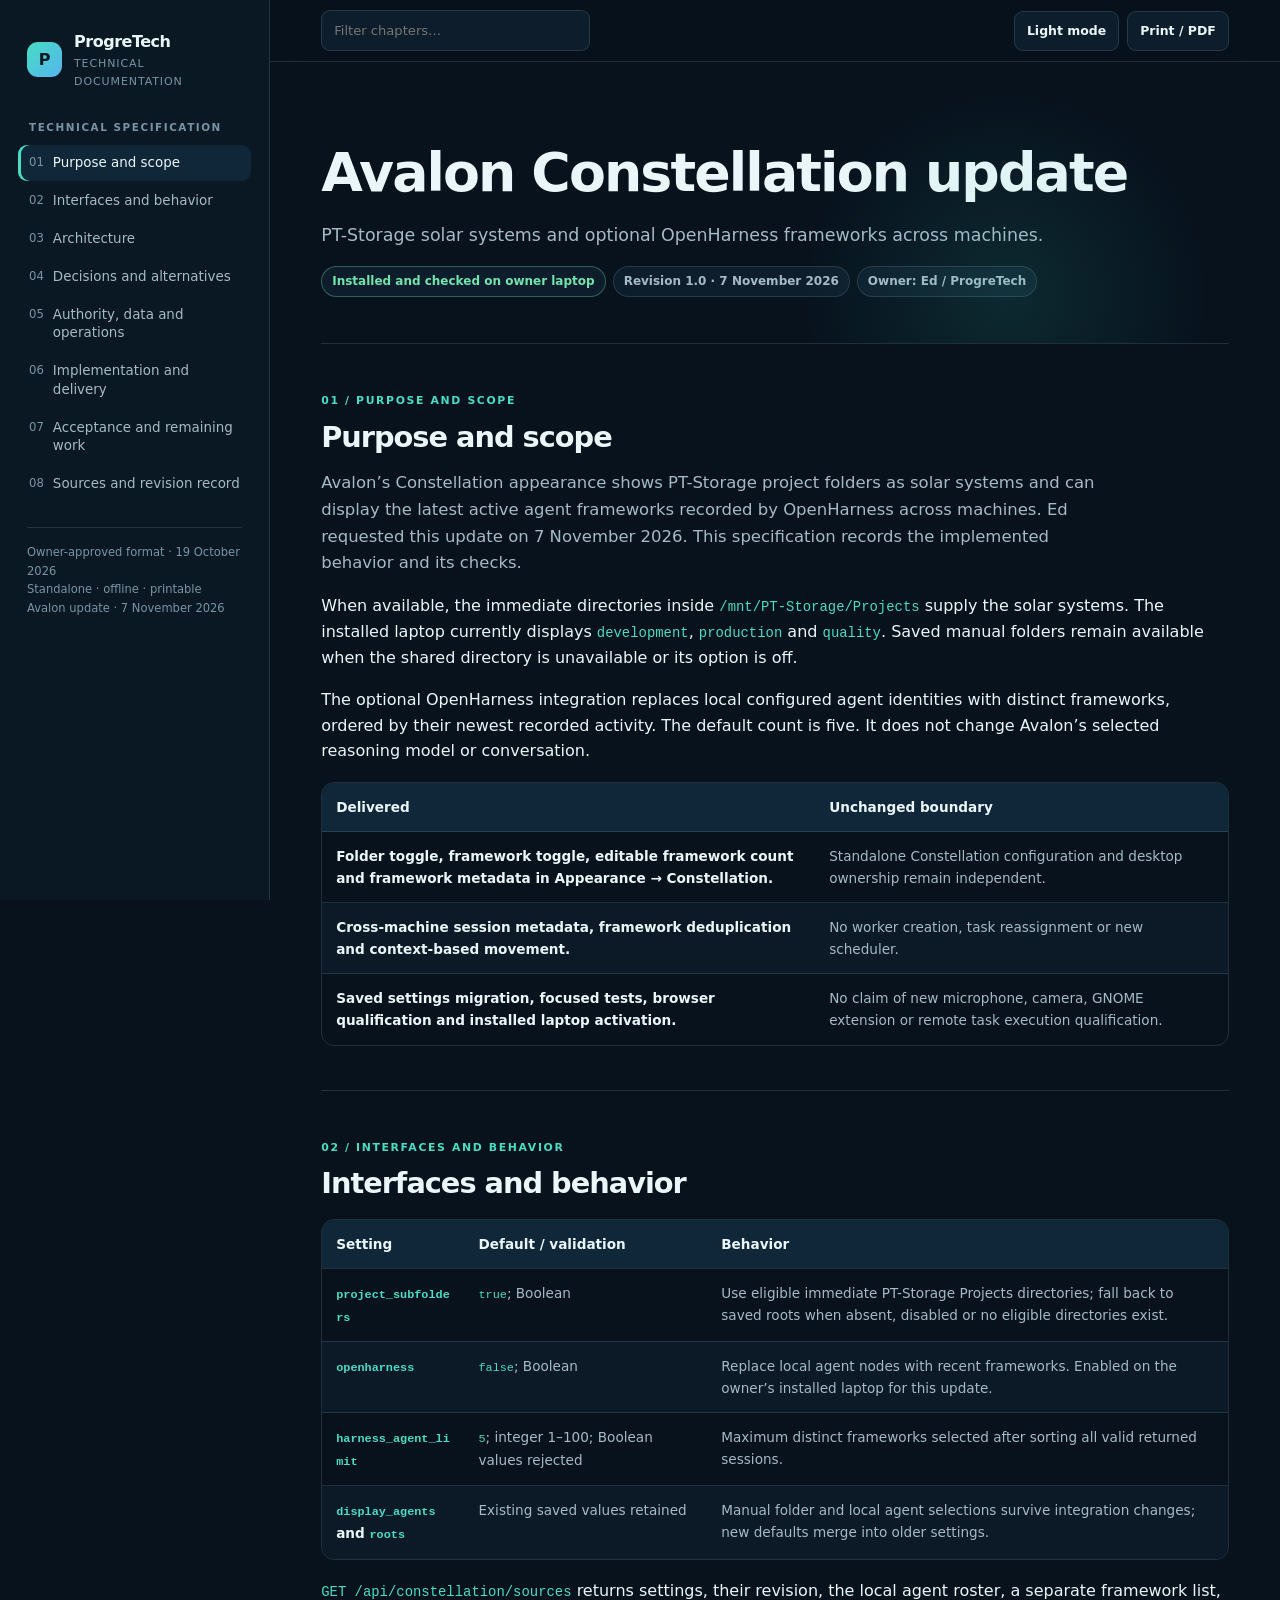
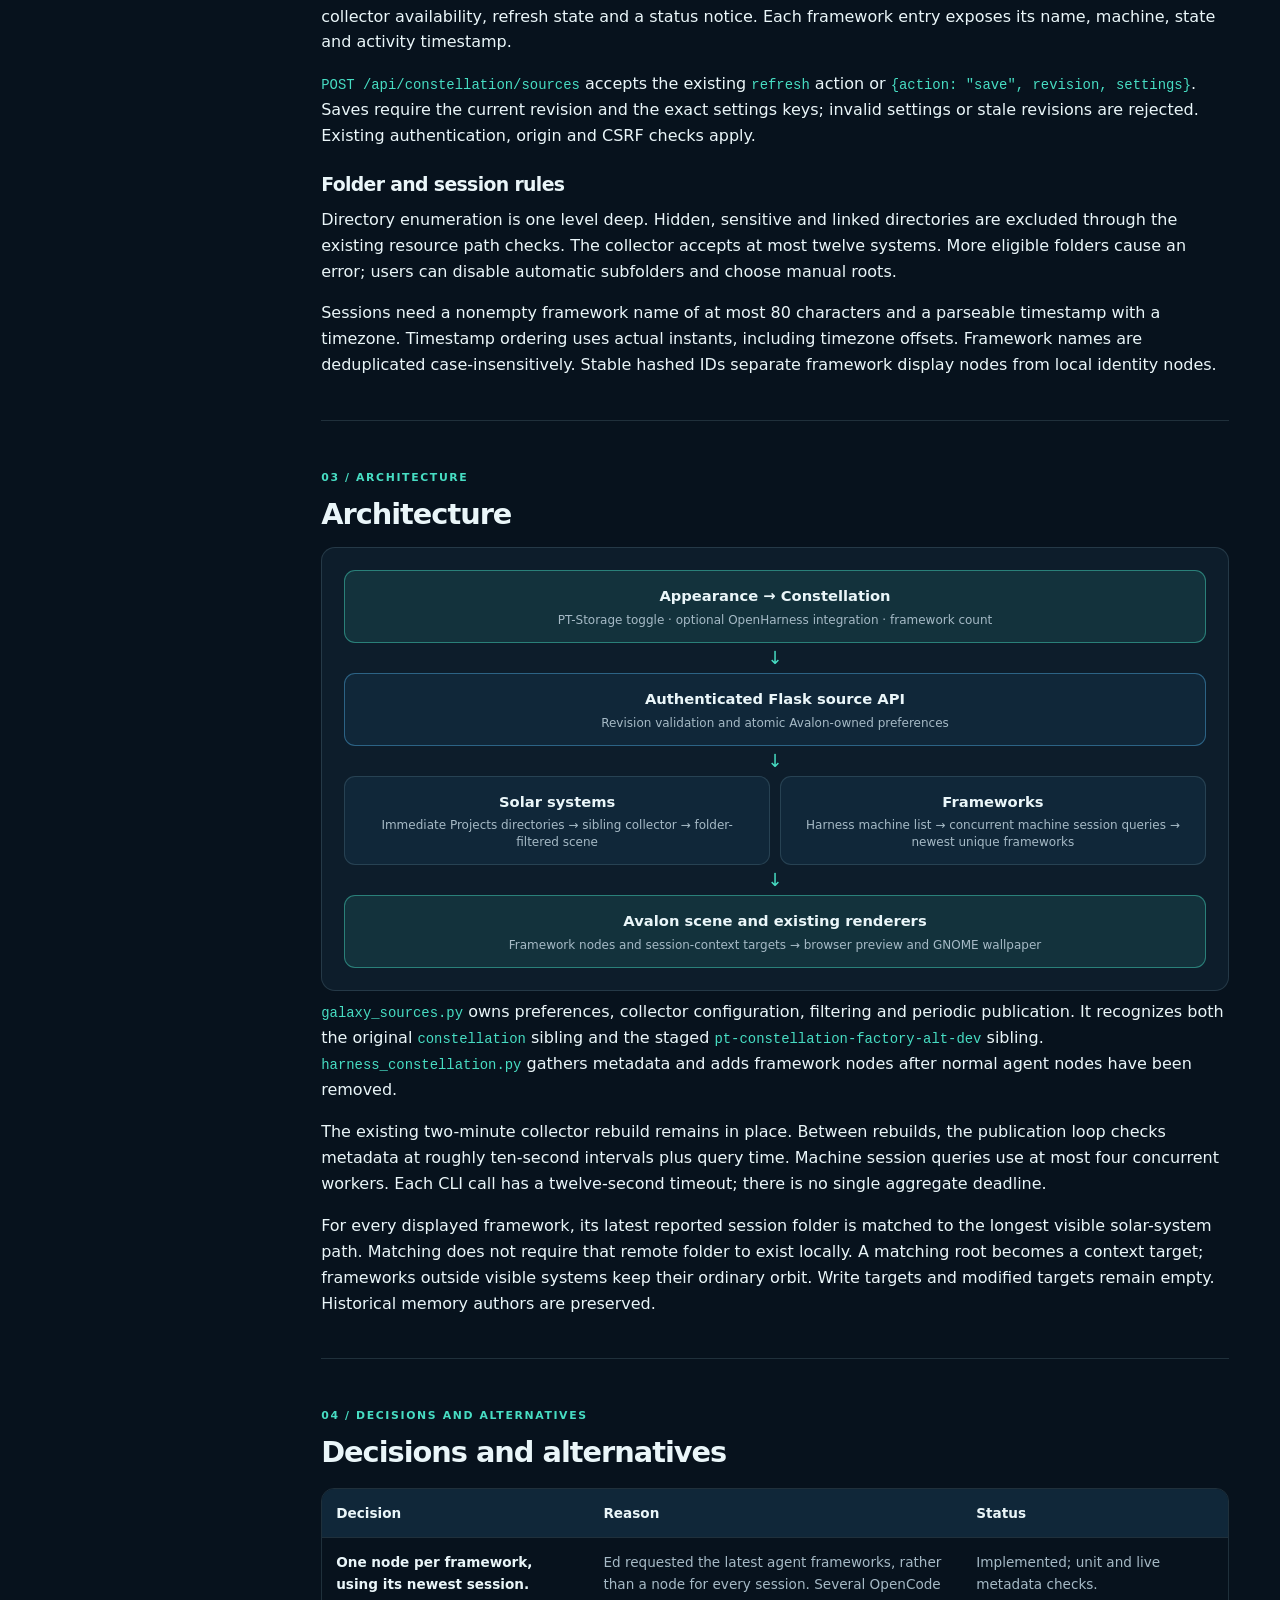
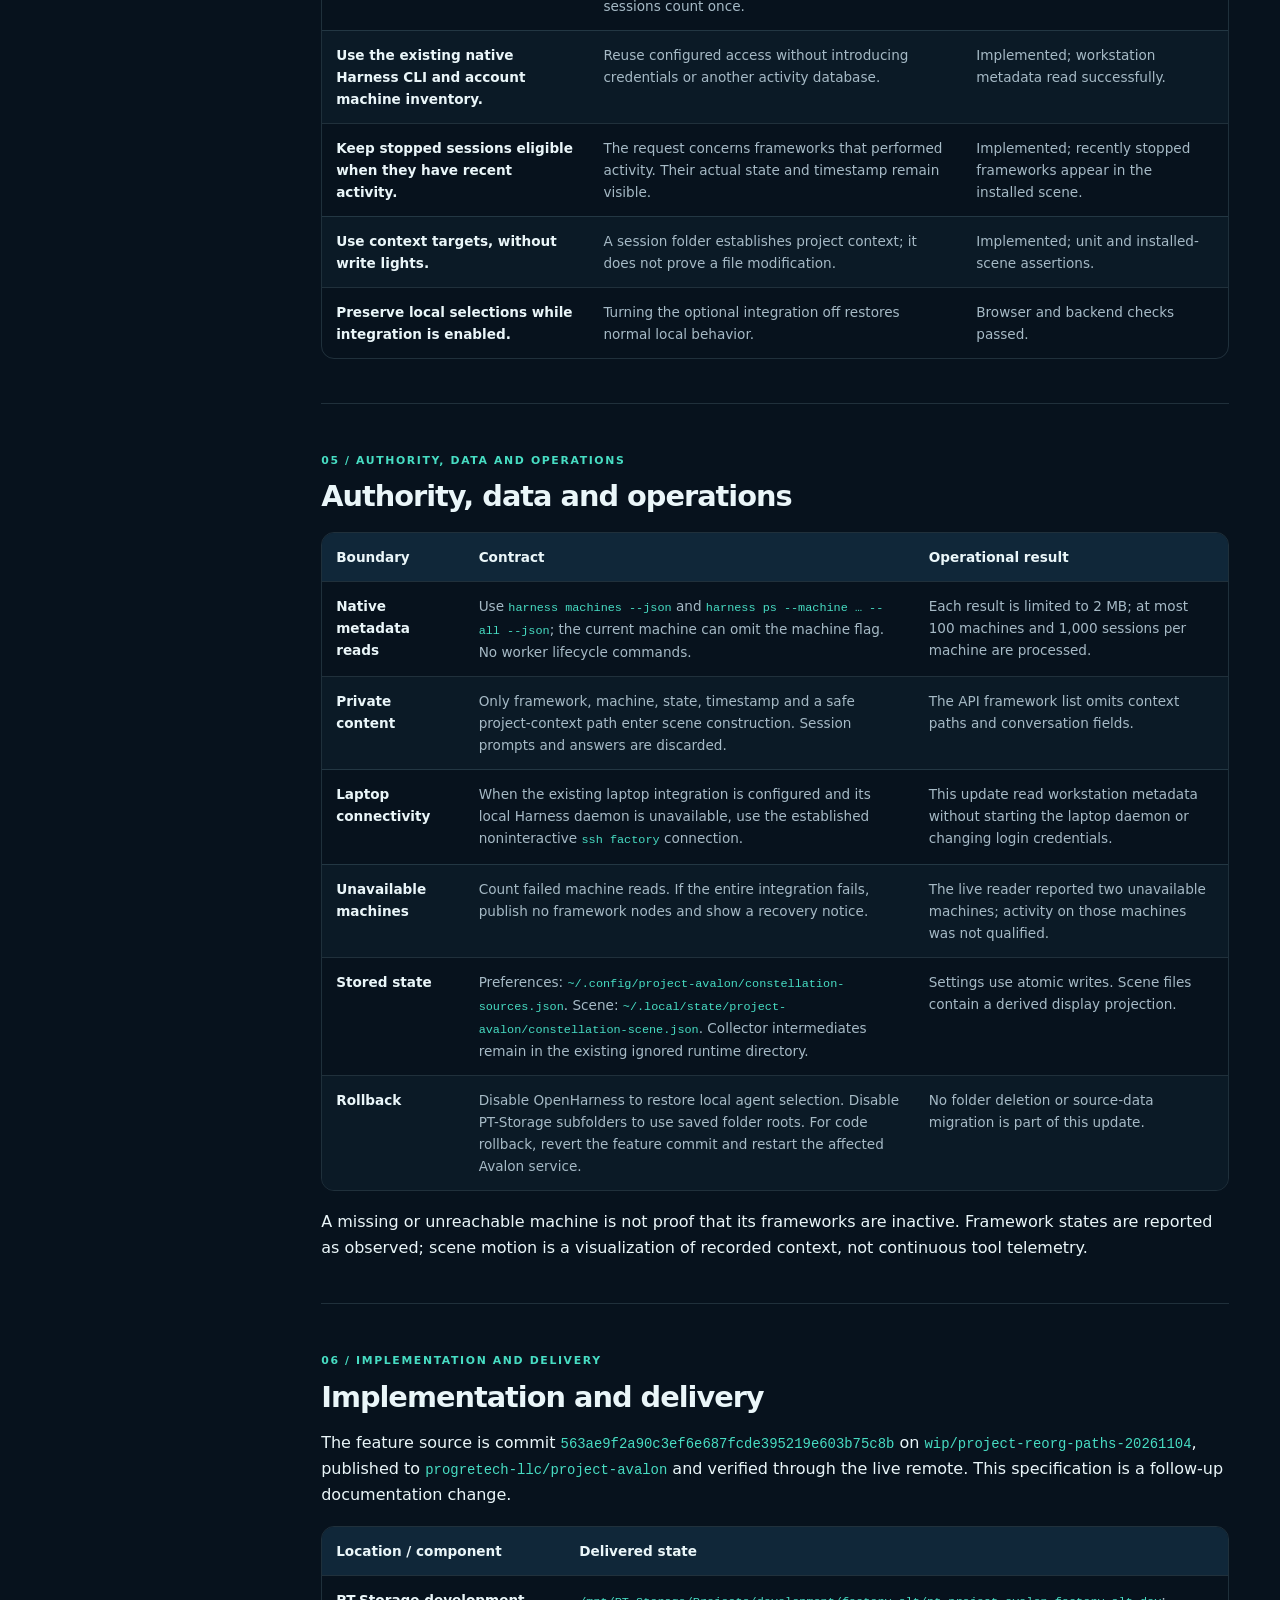
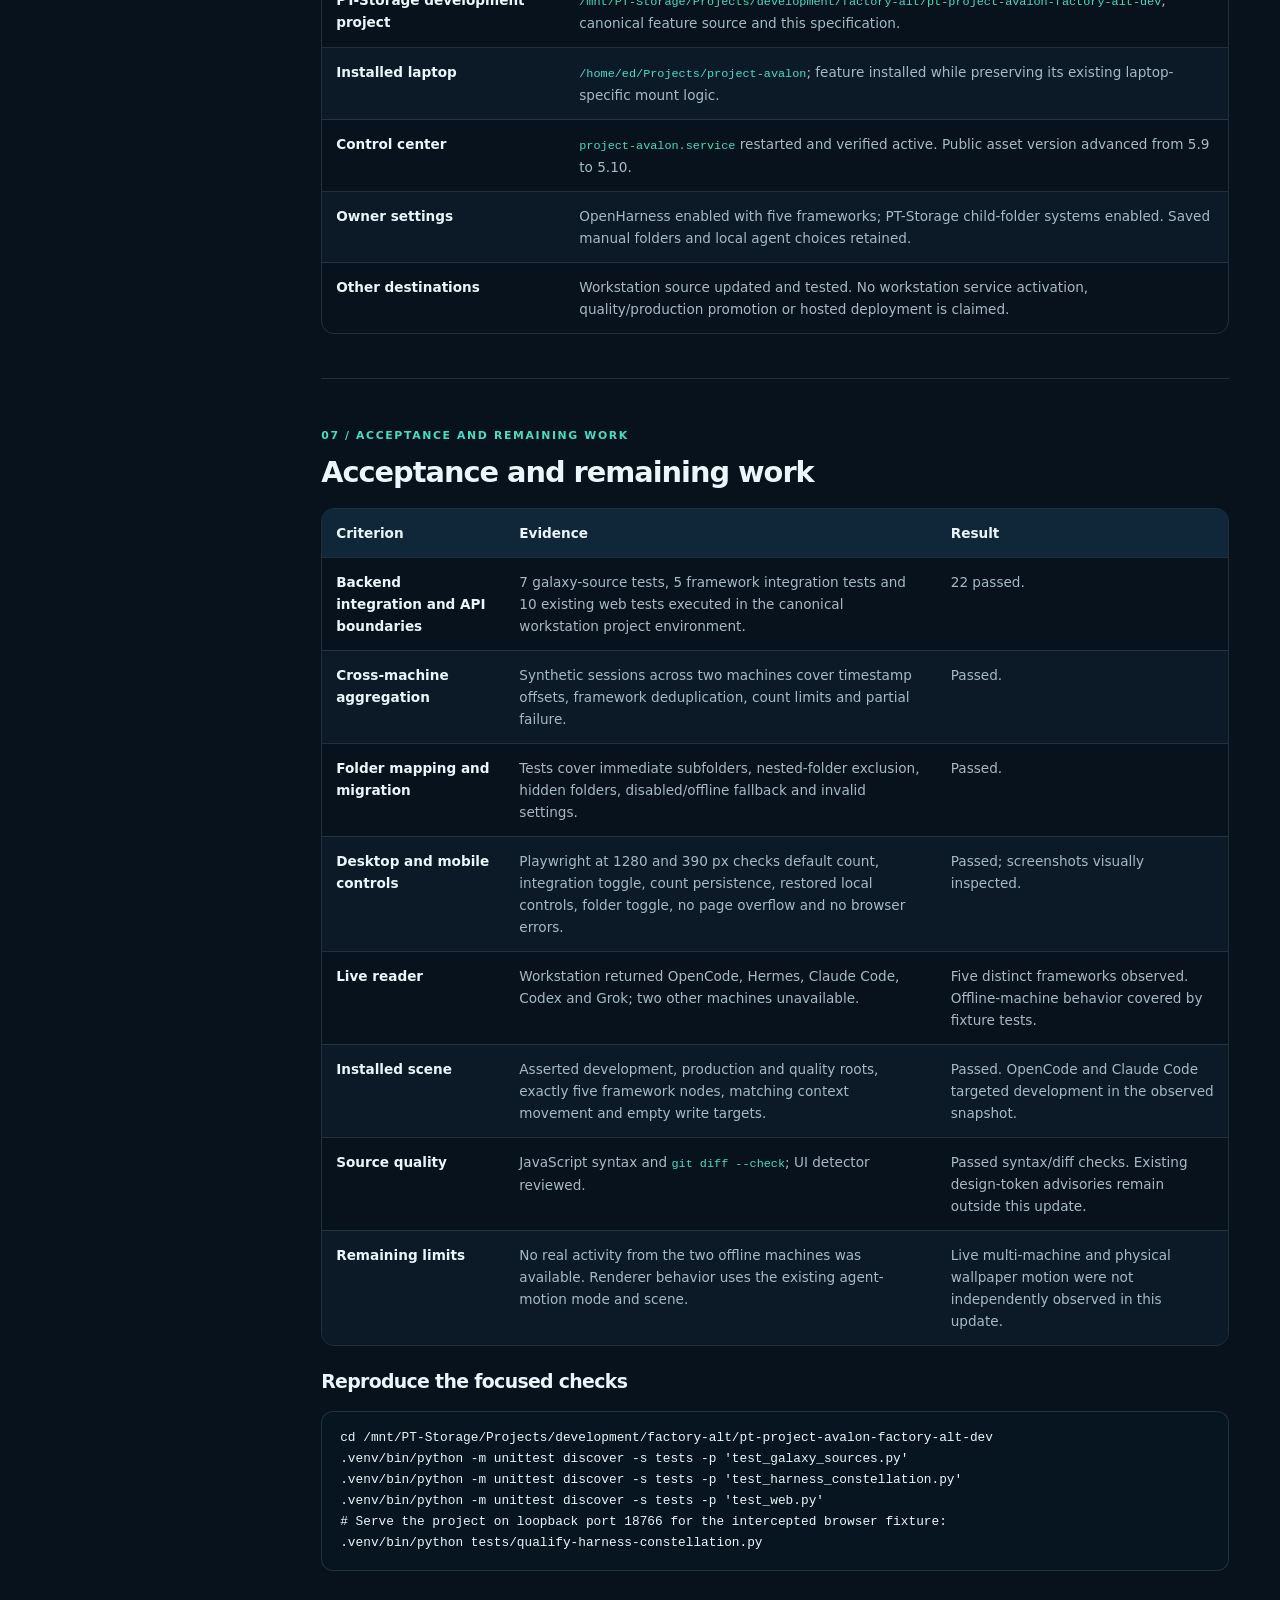
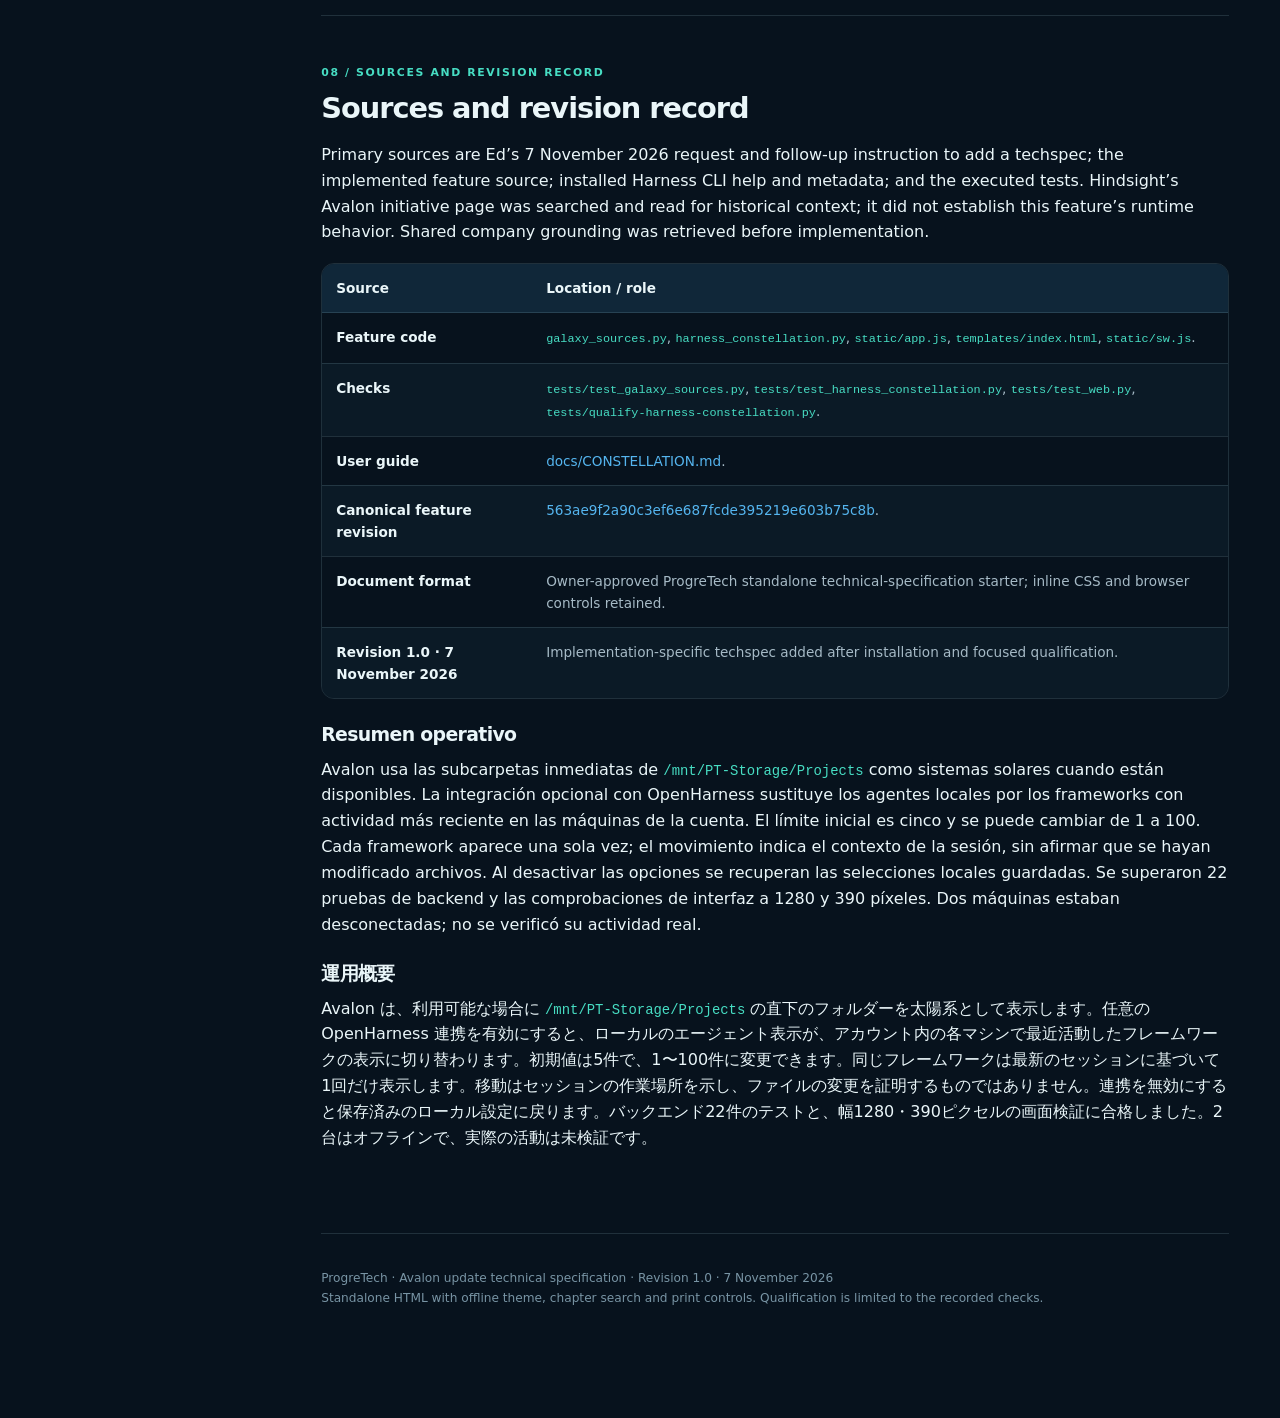
<file: Avalon_Constellation_OpenHarness_Techspec.html>
<!doctype html><html lang="en"><head><meta charset="UTF-8"><meta name="viewport" content="width=device-width,initial-scale=1"><meta name="description" content="Avalon Constellation update: PT-Storage solar systems and optional cross-machine OpenHarness frameworks"><title>Avalon | Constellation and OpenHarness technical specification</title><style>
:root{color-scheme:dark;--bg:#07121d;--panel:#0d1d2b;--panel2:#102739;--card:#112233;--white:#eaf6f9;--sub:#a6bac6;--muted:#7894a4;--line:rgba(163,207,218,.16);--teal:#47ddc3;--cyan:#55b5ef;--green:#72e4ad;--gold:#ffd28a;--red:#ff9eaa;--nav:#091822;--shadow:0 18px 60px rgba(0,0,0,.15)}
[data-theme="light"]{color-scheme:light;--bg:#f3f7fa;--panel:#fff;--panel2:#eff7fa;--card:#fff;--white:#132b38;--sub:#485f6e;--muted:#648190;--line:rgba(21,62,83,.15);--teal:#087d71;--cyan:#0b68a5;--green:#11865d;--gold:#99600b;--red:#ae3444;--nav:#eaf1f5;--shadow:0 18px 50px rgba(28,59,72,.09)}
*{box-sizing:border-box}html{scroll-behavior:smooth;scroll-padding-top:35px}body{margin:0;font-family:Inter,ui-sans-serif,system-ui,-apple-system,BlinkMacSystemFont,"Segoe UI",sans-serif;background:var(--bg);color:var(--white);line-height:1.62}button,input{font:inherit}a{color:var(--cyan);text-decoration:none}a:hover{text-decoration:underline}p{margin:.55rem 0 1rem}strong{font-weight:690}h1,h2,h3,h4{letter-spacing:-.035em;line-height:1.2}h1{font-size:clamp(2.2rem,4.2vw,4.6rem);margin:.25em 0 .3em;max-width:1050px}h2{font-size:clamp(1.65rem,2.25vw,2.5rem);margin:0 0 16px}h3{font-size:1.18rem;margin:24px 0 11px}h4{font-size:1rem;margin:16px 0 7px}.eyebrow{text-transform:uppercase;color:var(--teal);font-weight:750;letter-spacing:.18em;font-size:.72rem}.wrap{max-width:1700px;margin:auto;display:grid;grid-template-columns:270px minmax(0,1fr)}.sidebar{position:sticky;top:0;align-self:start;height:100vh;background:var(--nav);border-right:1px solid var(--line);padding:29px 18px;overflow-y:auto;z-index:5}.brand{padding:0 9px 23px;display:flex;gap:12px;align-items:center}.brand-mark{display:grid;place-items:center;width:35px;height:35px;flex:none;background:linear-gradient(135deg,var(--teal),var(--cyan));border-radius:11px;color:#001821;font-weight:900}.brand strong{font-size:1rem;line-height:1.1;letter-spacing:-.03em}.brand small{display:block;color:var(--muted);font-size:.69rem;letter-spacing:.08em}.sidebar-label{padding:5px 11px 7px;color:var(--muted);font-size:.65rem;letter-spacing:.15em;font-weight:750;text-transform:uppercase}.nav a{display:flex;gap:9px;align-items:start;margin:2px 0;padding:9px 11px;border-radius:9px;color:var(--sub);font-size:.84rem;line-height:1.35}.nav a span{color:var(--muted);font-variant-numeric:tabular-nums;font-size:.73rem;margin-top:1px}.nav a:hover,.nav a.active{background:var(--panel2);color:var(--white);text-decoration:none}.nav a.active{box-shadow:inset 3px 0 var(--teal)}.sidebar-footer{border-top:1px solid var(--line);margin:25px 9px;padding-top:15px;font-size:.72rem;color:var(--muted)}.content{min-width:0}.toolbar{position:sticky;top:0;z-index:4;display:flex;align-items:center;gap:8px;flex-wrap:wrap;padding:10px clamp(20px,4vw,62px);border-bottom:1px solid var(--line);backdrop-filter:blur(18px);background:color-mix(in srgb,var(--bg) 88%,transparent)}.toolbar .spacer{flex:1}.btn{cursor:pointer;border:1px solid var(--line);background:var(--panel);padding:9px 12px;border-radius:9px;color:var(--white);font-size:.78rem;font-weight:650;white-space:nowrap}.btn:hover{border-color:var(--teal)}.btn.primary{background:var(--teal);color:#05212a;border-color:var(--teal)}.search{min-width:150px;max-width:290px;width:min(21vw,280px);background:var(--panel);border:1px solid var(--line);outline:none;color:var(--white);border-radius:9px;padding:9px 12px;font-size:.82rem}.search:focus{border-color:var(--teal)}.doc{max-width:1290px;padding:0 clamp(20px,4vw,62px) 100px;margin:auto}.hero{padding:65px 0 46px;position:relative;overflow:hidden}.hero:before{content:"";position:absolute;right:2%;top:10%;height:410px;width:410px;border-radius:50%;background:radial-gradient(circle,rgba(56,212,191,.12),transparent 70%);pointer-events:none}.lede{color:var(--sub);font-size:1.09rem;max-width:910px}.hero-tags,.chips{display:flex;gap:7px;flex-wrap:wrap}.chip{font-size:.75rem;font-weight:600;border:1px solid var(--line);background:var(--panel);padding:5px 10px;border-radius:100px;color:var(--sub)}.chip.ok{color:var(--green);border-color:color-mix(in srgb,var(--green) 35%,transparent)}.chip.plan{color:var(--gold);border-color:color-mix(in srgb,var(--gold) 35%,transparent)}.chip.no{color:var(--red);border-color:color-mix(in srgb,var(--red) 35%,transparent)}.quick-stats{display:grid;grid-template-columns:repeat(4,minmax(0,1fr));gap:10px;margin-top:34px}.stat{padding:18px;border:1px solid var(--line);border-radius:13px;background:var(--panel)}.stat strong{font-size:1.6rem;color:var(--teal);display:block;line-height:1.15}.stat span{font-size:.74rem;color:var(--sub)}.section{padding:48px 0 26px;border-top:1px solid var(--line)}.section-number{font-size:.68rem;font-weight:800;text-transform:uppercase;color:var(--teal);letter-spacing:.15em;margin-bottom:10px}.intro{max-width:950px;color:var(--sub);font-size:1.03rem}.grid2,.grid3,.grid4{display:grid;gap:13px;margin:19px 0}.grid2{grid-template-columns:repeat(2,minmax(0,1fr))}.grid3{grid-template-columns:repeat(3,minmax(0,1fr))}.grid4{grid-template-columns:repeat(4,minmax(0,1fr))}.card{padding:20px 21px;border:1px solid var(--line);background:var(--panel);border-radius:14px;box-shadow:var(--shadow)}.card h3{margin-top:0;font-size:1rem}.card p,.card li{color:var(--sub);font-size:.9rem}.card p:last-child{margin-bottom:0}.card .mini{font-size:.74rem;color:var(--muted)}.callout{padding:19px 20px;border-left:3px solid var(--teal);background:var(--panel2);border-radius:0 12px 12px 0;margin:20px 0}.callout.warn{border-left-color:var(--gold)}.callout.danger{border-left-color:var(--red)}.callout p:last-child{margin-bottom:0}.callout strong{color:var(--white)}.kpi{font-size:1.35rem;font-weight:760;color:var(--teal);line-height:1.1}.table-wrap{overflow-x:auto;margin:18px 0;border:1px solid var(--line);border-radius:13px}.data-table{width:100%;border-collapse:collapse;min-width:720px;font-size:.85rem}.data-table th{text-align:left;background:var(--panel2);color:var(--white);font-weight:730;padding:13px 14px;white-space:nowrap}.data-table td{padding:13px 14px;border-top:1px solid var(--line);vertical-align:top;color:var(--sub)}.data-table td:first-child{color:var(--white);font-weight:650}.data-table tr:nth-child(even) td{background:color-mix(in srgb,var(--panel) 74%,transparent)}.flowbox{border:1px solid var(--line);border-radius:14px;padding:22px;background:var(--panel)}.tier{border:1px solid var(--line);border-radius:11px;background:var(--panel2);text-align:center;padding:13px 16px;min-height:70px;display:flex;flex-direction:column;align-items:center;justify-content:center}.tier strong{display:block;font-size:.92rem}.tier small{display:block;font-size:.75rem;color:var(--sub);line-height:1.4;margin-top:4px}.tier.accent{border-color:color-mix(in srgb,var(--teal) 45%,transparent);background:color-mix(in srgb,var(--teal) 11%,var(--panel))}.tier.aqua{border-color:color-mix(in srgb,var(--cyan) 42%,transparent)}.down{color:var(--teal);text-align:center;margin:6px;font-size:18px;line-height:1}.flowrow{display:grid;grid-template-columns:repeat(3,minmax(0,1fr));gap:10px}.flowrow.four{grid-template-columns:repeat(4,minmax(0,1fr))}.flowrow.two{grid-template-columns:repeat(2,minmax(0,1fr))}ul,ol{padding-left:21px}li{padding-left:2px;margin-bottom:6px}code,pre{font-family:ui-monospace,SFMono-Regular,Consolas,"Liberation Mono",monospace}code{color:var(--teal);font-size:.87em;overflow-wrap:anywhere}pre{margin:0;white-space:pre-wrap;overflow-wrap:anywhere;font-size:.8rem;color:var(--white);line-height:1.64}pre code{color:inherit;font-size:inherit}.codebox{margin:18px 0;border:1px solid var(--line);background:#071521;color:#e5f5fa;border-radius:12px;overflow:hidden}.codehead{display:flex;align-items:center;gap:12px;justify-content:space-between;background:#0f2736;border-bottom:1px solid #1b4251;padding:9px 15px;font-size:.72rem;color:#b6d2dd}.codebody{padding:16px 18px;max-height:580px;overflow:auto}.codebox .btn{color:#eaf6f9;background:#163244;border-color:#3c6374}.steps{counter-reset:step}.step{position:relative;padding:6px 0 22px 48px;border-left:1px solid var(--line);margin-left:16px}.step:before{counter-increment:step;content:counter(step);position:absolute;left:-17px;top:1px;border-radius:100%;background:var(--panel2);border:1px solid var(--teal);width:32px;height:32px;display:grid;place-items:center;color:var(--teal);font-weight:800;font-size:.78rem}.step:last-child{border-left-color:transparent}.step h3{margin-top:0}.step p{color:var(--sub);font-size:.89rem}.priority{font-size:.7rem;text-transform:uppercase;font-weight:800;letter-spacing:.11em;color:var(--gold)}.checks{display:grid;grid-template-columns:repeat(2,minmax(0,1fr));gap:8px}.check{display:flex;align-items:flex-start;gap:10px;border:1px solid var(--line);border-radius:10px;padding:12px 13px;background:var(--panel);font-size:.83rem;color:var(--sub);cursor:pointer}.check input{accent-color:#24b7a7;margin-top:3px}.check:has(input:checked){border-color:color-mix(in srgb,var(--green) 35%,transparent);color:var(--white)}.progress{height:6px;background:var(--panel2);border-radius:99px;overflow:hidden;margin:14px 0}.progress>div{height:100%;width:0%;background:linear-gradient(90deg,var(--teal),var(--cyan));transition:width .2s}.small{font-size:.79rem;color:var(--muted)}.reference-list{columns:2;column-gap:30px}.reference-list li{break-inside:avoid;margin-bottom:10px;font-size:.82rem;color:var(--sub)}.reference-list a{overflow-wrap:anywhere}.prompt{font-size:.79rem;color:#e5f5fa;line-height:1.55;max-height:none}.prompt textarea{width:100%;min-height:750px;resize:vertical;background:transparent;border:0;outline:0;color:#e7f4f6;font:inherit;line-height:1.6;white-space:pre-wrap}.footer{padding:35px 0 10px;color:var(--muted);font-size:.76rem;border-top:1px solid var(--line);margin-top:40px}.only-mobile{display:none}.search-hidden{display:none !important}.note-label{font-size:.7rem;text-transform:uppercase;letter-spacing:.08em;font-weight:800;color:var(--teal)}.page-top-link{display:inline-block;margin-top:15px;font-size:.8rem}.figcaption{color:var(--muted);font-size:.73rem;margin-top:10px}.subtitle{color:var(--muted);font-size:.8rem;margin-top:0}.risk-low{color:var(--green)}.risk-med{color:var(--gold)}.risk-high{color:var(--red)}.toc-mini{display:grid;grid-template-columns:repeat(3,1fr);gap:8px}.toc-mini a{border:1px solid var(--line);padding:10px;border-radius:8px;color:var(--sub);font-size:.8rem;background:var(--panel)}.toc-mini a:hover{text-decoration:none;color:var(--teal)}
@media(max-width:1150px){.wrap{grid-template-columns:220px minmax(0,1fr)}.sidebar{padding:19px 9px}.grid4{grid-template-columns:repeat(2,minmax(0,1fr))}.flowrow.four{grid-template-columns:repeat(2,minmax(0,1fr))}}
@media(max-width:800px){.wrap{display:block}.sidebar{display:none}.toolbar{padding:9px 16px}.only-mobile{display:inline-block}.doc{padding:0 18px 70px}.hero{padding-top:38px}.quick-stats,.grid3,.grid2{grid-template-columns:repeat(2,minmax(0,1fr))}.flowrow{grid-template-columns:1fr}.reference-list{columns:1}.search{width:135px;min-width:115px}.toc-mini{grid-template-columns:repeat(2,1fr)}}
@media(max-width:520px){.quick-stats,.grid3,.grid2,.grid4,.flowrow.four,.flowrow.two,.checks{grid-template-columns:1fr}.toolbar .spacer{display:none}.toolbar{gap:5px}.toolbar .btn{padding:8px}.hero h1{font-size:2.15rem}.stat{padding:14px}.toc-mini{grid-template-columns:1fr}}
@media print{*{-webkit-print-color-adjust:exact;print-color-adjust:exact}html,body{background:white !important;color:#132735 !important}body{font-size:10pt}.sidebar,.toolbar,.btn,.page-top-link{display:none!important}.wrap{display:block}.doc{max-width:none;padding:0 12mm 0}.hero{padding:7mm 0 12mm}.section{padding:9mm 0 5mm;break-inside:auto;page-break-inside:auto}.card,.flowbox,.tier,.callout,.codebox,.step,.data-table tr{break-inside:avoid;page-break-inside:avoid}.card,.flowbox,.tier,.stat{box-shadow:none!important}.card,.stat,.tier,.flowbox,.codebox{border-color:#cad7dd;background:#fff;color:#132735}.card p,.card li,.subtitle,.intro,.lede,.small,.step p,.data-table td{color:#3b5360!important}.codebox{background:#e8eff2}.codehead{background:#dae6eb;color:#173b47}.codebody,.codebox pre,.prompt textarea{color:#173b47!important}.prompt textarea{min-height:0;height:auto;overflow:visible}.data-table th{background:#e6f0f4;color:#132735}.data-table td{background:white!important;border-color:#d1dfe5}.chip{background:white}.reference-list a{color:#086a8a}.section h2{color:#132735}.check{background:white;color:#344d5d}.footer{color:#7894a4}.callout{background:#eaf5f7}.tier.accent{background:#eaf8f3}.section-number,.eyebrow{color:#147a78}}

[hidden]{display:none!important}:focus-visible{outline:3px solid var(--teal);outline-offset:3px}.skip-link{position:fixed;left:12px;top:-100px;z-index:20;background:var(--panel);padding:10px}.skip-link:focus{top:10px}.intro,.lede{max-width:75ch}@media(prefers-reduced-motion:reduce){html{scroll-behavior:auto}*,*::before,*::after{transition:none!important}}@media print{.search-hidden{display:block!important}.only-mobile,.skip-link{display:none!important}.codebody{max-height:none;overflow:visible}.prompt-print{white-space:pre-wrap;color:#173b47!important;font:9pt/1.4 monospace}.prompt textarea{display:none!important}}
</style></head><body data-theme="dark" id="top"><a class="skip-link" href="#main-document">Skip to document</a><div class="wrap"><aside class="sidebar" aria-label="Document chapters"><div class="brand"><div class="brand-mark">P</div><div><strong>ProgreTech</strong><small>TECHNICAL DOCUMENTATION</small></div></div><div class="sidebar-label">Technical specification</div><nav class="nav" id="side-nav"><a href="#scope"><span>01</span> Purpose and scope</a><a href="#contracts"><span>02</span> Interfaces and behavior</a><a href="#architecture"><span>03</span> Architecture</a><a href="#decisions"><span>04</span> Decisions and alternatives</a><a href="#security"><span>05</span> Authority, data and operations</a><a href="#delivery"><span>06</span> Implementation and delivery</a><a href="#acceptance"><span>07</span> Acceptance and remaining work</a><a href="#sources"><span>08</span> Sources and revision record</a></nav><div class="sidebar-footer">Owner-approved format · 19 October 2026<br>Standalone · offline · printable<br>Avalon update · 7 November 2026</div></aside><main class="content"><div class="toolbar"><button class="btn only-mobile" id="contentsBtn" aria-controls="mobileNav" aria-expanded="false">Contents</button><input id="search" class="search" placeholder="Filter chapters…" aria-label="Search chapters"><span class="small" role="status" id="searchStatus"></span><div class="spacer"></div><button class="btn" id="themeBtn" onclick="toggleTheme()">Light mode</button><button class="btn" onclick="window.print()">Print / PDF</button></div><div id="mobileNav" class="only-mobile" hidden style="padding:12px 18px;background:var(--panel)"><nav class="toc-mini" aria-label="Mobile chapters"><a href="#scope"><span>01</span> Purpose and scope</a><a href="#contracts"><span>02</span> Interfaces and behavior</a><a href="#architecture"><span>03</span> Architecture</a><a href="#decisions"><span>04</span> Decisions and alternatives</a><a href="#security"><span>05</span> Authority, data and operations</a><a href="#delivery"><span>06</span> Implementation and delivery</a><a href="#acceptance"><span>07</span> Acceptance and remaining work</a><a href="#sources"><span>08</span> Sources and revision record</a></nav></div><article class="doc" id="main-document"><header class="hero"><h1>Avalon Constellation update</h1><p class="lede">PT-Storage solar systems and optional OpenHarness frameworks across machines.</p><div class="hero-tags"><span class="chip ok">Installed and checked on owner laptop</span><span class="chip">Revision 1.0 · 7 November 2026</span><span class="chip">Owner: Ed / ProgreTech</span></div></header><section id="scope" class="section"><div class="section-number">01 / Purpose and scope</div><h2>Purpose and scope</h2><p class="intro">Avalon’s Constellation appearance shows PT-Storage project folders as solar systems and can display the latest active agent frameworks recorded by OpenHarness across machines. Ed requested this update on 7 November 2026. This specification records the implemented behavior and its checks.</p>
<p>When available, the immediate directories inside <code>/mnt/PT-Storage/Projects</code> supply the solar systems. The installed laptop currently displays <code>development</code>, <code>production</code> and <code>quality</code>. Saved manual folders remain available when the shared directory is unavailable or its option is off.</p>
<p>The optional OpenHarness integration replaces local configured agent identities with distinct frameworks, ordered by their newest recorded activity. The default count is five. It does not change Avalon’s selected reasoning model or conversation.</p><div class="table-wrap"><table class="data-table"><thead><tr><th scope="col">Delivered</th><th scope="col">Unchanged boundary</th></tr></thead><tbody><tr><td>Folder toggle, framework toggle, editable framework count and framework metadata in Appearance → Constellation.</td><td>Standalone Constellation configuration and desktop ownership remain independent.</td></tr><tr><td>Cross-machine session metadata, framework deduplication and context-based movement.</td><td>No worker creation, task reassignment or new scheduler.</td></tr><tr><td>Saved settings migration, focused tests, browser qualification and installed laptop activation.</td><td>No claim of new microphone, camera, GNOME extension or remote task execution qualification.</td></tr></tbody></table></div></section><section id="contracts" class="section"><div class="section-number">02 / Interfaces and behavior</div><h2>Interfaces and behavior</h2><div class="table-wrap"><table class="data-table"><thead><tr><th scope="col">Setting</th><th scope="col">Default / validation</th><th scope="col">Behavior</th></tr></thead><tbody><tr><td><code>project_subfolders</code></td><td><code>true</code>; Boolean</td><td>Use eligible immediate PT-Storage Projects directories; fall back to saved roots when absent, disabled or no eligible directories exist.</td></tr><tr><td><code>openharness</code></td><td><code>false</code>; Boolean</td><td>Replace local agent nodes with recent frameworks. Enabled on the owner’s installed laptop for this update.</td></tr><tr><td><code>harness_agent_limit</code></td><td><code>5</code>; integer 1–100; Boolean values rejected</td><td>Maximum distinct frameworks selected after sorting all valid returned sessions.</td></tr><tr><td><code>display_agents</code> and <code>roots</code></td><td>Existing saved values retained</td><td>Manual folder and local agent selections survive integration changes; new defaults merge into older settings.</td></tr></tbody></table></div>
<p><code>GET /api/constellation/sources</code> returns settings, their revision, the local agent roster, a separate framework list, collector availability, refresh state and a status notice. Each framework entry exposes its name, machine, state and activity timestamp.</p>
<p><code>POST /api/constellation/sources</code> accepts the existing <code>refresh</code> action or <code>{action: "save", revision, settings}</code>. Saves require the current revision and the exact settings keys; invalid settings or stale revisions are rejected. Existing authentication, origin and CSRF checks apply.</p>
<h3>Folder and session rules</h3><p>Directory enumeration is one level deep. Hidden, sensitive and linked directories are excluded through the existing resource path checks. The collector accepts at most twelve systems. More eligible folders cause an error; users can disable automatic subfolders and choose manual roots.</p>
<p>Sessions need a nonempty framework name of at most 80 characters and a parseable timestamp with a timezone. Timestamp ordering uses actual instants, including timezone offsets. Framework names are deduplicated case-insensitively. Stable hashed IDs separate framework display nodes from local identity nodes.</p></section><section id="architecture" class="section"><div class="section-number">03 / Architecture</div><h2>Architecture</h2><div class="flowbox" role="figure" aria-label="Avalon settings and data flow"><div class="tier accent"><strong>Appearance → Constellation</strong><small>PT-Storage toggle · optional OpenHarness integration · framework count</small></div><div class="down" aria-hidden="true">↓</div><div class="tier aqua"><strong>Authenticated Flask source API</strong><small>Revision validation and atomic Avalon-owned preferences</small></div><div class="down" aria-hidden="true">↓</div><div class="flowrow two"><div class="tier"><strong>Solar systems</strong><small>Immediate Projects directories → sibling collector → folder-filtered scene</small></div><div class="tier"><strong>Frameworks</strong><small>Harness machine list → concurrent machine session queries → newest unique frameworks</small></div></div><div class="down" aria-hidden="true">↓</div><div class="tier accent"><strong>Avalon scene and existing renderers</strong><small>Framework nodes and session-context targets → browser preview and GNOME wallpaper</small></div></div>
<p><code>galaxy_sources.py</code> owns preferences, collector configuration, filtering and periodic publication. It recognizes both the original <code>constellation</code> sibling and the staged <code>pt-constellation-factory-alt-dev</code> sibling. <code>harness_constellation.py</code> gathers metadata and adds framework nodes after normal agent nodes have been removed.</p>
<p>The existing two-minute collector rebuild remains in place. Between rebuilds, the publication loop checks metadata at roughly ten-second intervals plus query time. Machine session queries use at most four concurrent workers. Each CLI call has a twelve-second timeout; there is no single aggregate deadline.</p>
<p>For every displayed framework, its latest reported session folder is matched to the longest visible solar-system path. Matching does not require that remote folder to exist locally. A matching root becomes a context target; frameworks outside visible systems keep their ordinary orbit. Write targets and modified targets remain empty. Historical memory authors are preserved.</p></section><section id="decisions" class="section"><div class="section-number">04 / Decisions and alternatives</div><h2>Decisions and alternatives</h2><div class="table-wrap"><table class="data-table"><thead><tr><th scope="col">Decision</th><th scope="col">Reason</th><th scope="col">Status</th></tr></thead><tbody><tr><td>One node per framework, using its newest session.</td><td>Ed requested the latest agent frameworks, rather than a node for every session. Several OpenCode sessions count once.</td><td>Implemented; unit and live metadata checks.</td></tr><tr><td>Use the existing native Harness CLI and account machine inventory.</td><td>Reuse configured access without introducing credentials or another activity database.</td><td>Implemented; workstation metadata read successfully.</td></tr><tr><td>Keep stopped sessions eligible when they have recent activity.</td><td>The request concerns frameworks that performed activity. Their actual state and timestamp remain visible.</td><td>Implemented; recently stopped frameworks appear in the installed scene.</td></tr><tr><td>Use context targets, without write lights.</td><td>A session folder establishes project context; it does not prove a file modification.</td><td>Implemented; unit and installed-scene assertions.</td></tr><tr><td>Preserve local selections while integration is enabled.</td><td>Turning the optional integration off restores normal local behavior.</td><td>Browser and backend checks passed.</td></tr></tbody></table></div></section><section id="security" class="section"><div class="section-number">05 / Authority, data and operations</div><h2>Authority, data and operations</h2><div class="table-wrap"><table class="data-table"><thead><tr><th scope="col">Boundary</th><th scope="col">Contract</th><th scope="col">Operational result</th></tr></thead><tbody><tr><td>Native metadata reads</td><td>Use <code>harness machines --json</code> and <code>harness ps --machine … --all --json</code>; the current machine can omit the machine flag. No worker lifecycle commands.</td><td>Each result is limited to 2 MB; at most 100 machines and 1,000 sessions per machine are processed.</td></tr><tr><td>Private content</td><td>Only framework, machine, state, timestamp and a safe project-context path enter scene construction. Session prompts and answers are discarded.</td><td>The API framework list omits context paths and conversation fields.</td></tr><tr><td>Laptop connectivity</td><td>When the existing laptop integration is configured and its local Harness daemon is unavailable, use the established noninteractive <code>ssh factory</code> connection.</td><td>This update read workstation metadata without starting the laptop daemon or changing login credentials.</td></tr><tr><td>Unavailable machines</td><td>Count failed machine reads. If the entire integration fails, publish no framework nodes and show a recovery notice.</td><td>The live reader reported two unavailable machines; activity on those machines was not qualified.</td></tr><tr><td>Stored state</td><td>Preferences: <code>~/.config/project-avalon/constellation-sources.json</code>. Scene: <code>~/.local/state/project-avalon/constellation-scene.json</code>. Collector intermediates remain in the existing ignored runtime directory.</td><td>Settings use atomic writes. Scene files contain a derived display projection.</td></tr><tr><td>Rollback</td><td>Disable OpenHarness to restore local agent selection. Disable PT-Storage subfolders to use saved folder roots. For code rollback, revert the feature commit and restart the affected Avalon service.</td><td>No folder deletion or source-data migration is part of this update.</td></tr></tbody></table></div><p>A missing or unreachable machine is not proof that its frameworks are inactive. Framework states are reported as observed; scene motion is a visualization of recorded context, not continuous tool telemetry.</p></section><section id="delivery" class="section"><div class="section-number">06 / Implementation and delivery</div><h2>Implementation and delivery</h2><p>The feature source is commit <code>563ae9f2a90c3ef6e687fcde395219e603b75c8b</code> on <code>wip/project-reorg-paths-20261104</code>, published to <code>progretech-llc/project-avalon</code> and verified through the live remote. This specification is a follow-up documentation change.</p><div class="table-wrap"><table class="data-table"><thead><tr><th scope="col">Location / component</th><th scope="col">Delivered state</th></tr></thead><tbody><tr><td>PT-Storage development project</td><td><code>/mnt/PT-Storage/Projects/development/factory-alt/pt-project-avalon-factory-alt-dev</code>; canonical feature source and this specification.</td></tr><tr><td>Installed laptop</td><td><code>/home/ed/Projects/project-avalon</code>; feature installed while preserving its existing laptop-specific mount logic.</td></tr><tr><td>Control center</td><td><code>project-avalon.service</code> restarted and verified active. Public asset version advanced from 5.9 to 5.10.</td></tr><tr><td>Owner settings</td><td>OpenHarness enabled with five frameworks; PT-Storage child-folder systems enabled. Saved manual folders and local agent choices retained.</td></tr><tr><td>Other destinations</td><td>Workstation source updated and tested. No workstation service activation, quality/production promotion or hosted deployment is claimed.</td></tr></tbody></table></div></section><section id="acceptance" class="section"><div class="section-number">07 / Acceptance and remaining work</div><h2>Acceptance and remaining work</h2><div class="table-wrap"><table class="data-table"><thead><tr><th scope="col">Criterion</th><th scope="col">Evidence</th><th scope="col">Result</th></tr></thead><tbody><tr><td>Backend integration and API boundaries</td><td>7 galaxy-source tests, 5 framework integration tests and 10 existing web tests executed in the canonical workstation project environment.</td><td>22 passed.</td></tr><tr><td>Cross-machine aggregation</td><td>Synthetic sessions across two machines cover timestamp offsets, framework deduplication, count limits and partial failure.</td><td>Passed.</td></tr><tr><td>Folder mapping and migration</td><td>Tests cover immediate subfolders, nested-folder exclusion, hidden folders, disabled/offline fallback and invalid settings.</td><td>Passed.</td></tr><tr><td>Desktop and mobile controls</td><td>Playwright at 1280 and 390 px checks default count, integration toggle, count persistence, restored local controls, folder toggle, no page overflow and no browser errors.</td><td>Passed; screenshots visually inspected.</td></tr><tr><td>Live reader</td><td>Workstation returned OpenCode, Hermes, Claude Code, Codex and Grok; two other machines unavailable.</td><td>Five distinct frameworks observed. Offline-machine behavior covered by fixture tests.</td></tr><tr><td>Installed scene</td><td>Asserted development, production and quality roots, exactly five framework nodes, matching context movement and empty write targets.</td><td>Passed. OpenCode and Claude Code targeted development in the observed snapshot.</td></tr><tr><td>Source quality</td><td>JavaScript syntax and <code>git diff --check</code>; UI detector reviewed.</td><td>Passed syntax/diff checks. Existing design-token advisories remain outside this update.</td></tr><tr><td>Remaining limits</td><td>No real activity from the two offline machines was available. Renderer behavior uses the existing agent-motion mode and scene.</td><td>Live multi-machine and physical wallpaper motion were not independently observed in this update.</td></tr></tbody></table></div><h3>Reproduce the focused checks</h3><div class="codebox"><div class="codebody"><pre>cd /mnt/PT-Storage/Projects/development/factory-alt/pt-project-avalon-factory-alt-dev
.venv/bin/python -m unittest discover -s tests -p 'test_galaxy_sources.py'
.venv/bin/python -m unittest discover -s tests -p 'test_harness_constellation.py'
.venv/bin/python -m unittest discover -s tests -p 'test_web.py'
# Serve the project on loopback port 18766 for the intercepted browser fixture:
.venv/bin/python tests/qualify-harness-constellation.py</pre></div></div></section><section id="sources" class="section"><div class="section-number">08 / Sources and revision record</div><h2>Sources and revision record</h2><p>Primary sources are Ed’s 7 November 2026 request and follow-up instruction to add a techspec; the implemented feature source; installed Harness CLI help and metadata; and the executed tests. Hindsight’s Avalon initiative page was searched and read for historical context; it did not establish this feature’s runtime behavior. Shared company grounding was retrieved before implementation.</p><div class="table-wrap"><table class="data-table"><thead><tr><th scope="col">Source</th><th scope="col">Location / role</th></tr></thead><tbody><tr><td>Feature code</td><td><code>galaxy_sources.py</code>, <code>harness_constellation.py</code>, <code>static/app.js</code>, <code>templates/index.html</code>, <code>static/sw.js</code>.</td></tr><tr><td>Checks</td><td><code>tests/test_galaxy_sources.py</code>, <code>tests/test_harness_constellation.py</code>, <code>tests/test_web.py</code>, <code>tests/qualify-harness-constellation.py</code>.</td></tr><tr><td>User guide</td><td><a href="docs/CONSTELLATION.md">docs/CONSTELLATION.md</a>.</td></tr><tr><td>Canonical feature revision</td><td><a href="https://github.com/progretech-llc/project-avalon/commit/563ae9f2a90c3ef6e687fcde395219e603b75c8b">563ae9f2a90c3ef6e687fcde395219e603b75c8b</a>.</td></tr><tr><td>Document format</td><td>Owner-approved ProgreTech standalone technical-specification starter; inline CSS and browser controls retained.</td></tr><tr><td>Revision 1.0 · 7 November 2026</td><td>Implementation-specific techspec added after installation and focused qualification.</td></tr></tbody></table></div><h3 lang="es">Resumen operativo</h3><p lang="es">Avalon usa las subcarpetas inmediatas de <code>/mnt/PT-Storage/Projects</code> como sistemas solares cuando están disponibles. La integración opcional con OpenHarness sustituye los agentes locales por los frameworks con actividad más reciente en las máquinas de la cuenta. El límite inicial es cinco y se puede cambiar de 1 a 100. Cada framework aparece una sola vez; el movimiento indica el contexto de la sesión, sin afirmar que se hayan modificado archivos. Al desactivar las opciones se recuperan las selecciones locales guardadas. Se superaron 22 pruebas de backend y las comprobaciones de interfaz a 1280 y 390 píxeles. Dos máquinas estaban desconectadas; no se verificó su actividad real.</p>
<h3 lang="ja">運用概要</h3><p lang="ja">Avalon は、利用可能な場合に <code>/mnt/PT-Storage/Projects</code> の直下のフォルダーを太陽系として表示します。任意の OpenHarness 連携を有効にすると、ローカルのエージェント表示が、アカウント内の各マシンで最近活動したフレームワークの表示に切り替わります。初期値は5件で、1〜100件に変更できます。同じフレームワークは最新のセッションに基づいて1回だけ表示します。移動はセッションの作業場所を示し、ファイルの変更を証明するものではありません。連携を無効にすると保存済みのローカル設定に戻ります。バックエンド22件のテストと、幅1280・390ピクセルの画面検証に合格しました。2台はオフラインで、実際の活動は未検証です。</p></section><footer class="footer">ProgreTech · Avalon update technical specification · Revision 1.0 · 7 November 2026<br>Standalone HTML with offline theme, chapter search and print controls. Qualification is limited to the recorded checks.</footer></article></main></div><script>
const sections=[...document.querySelectorAll('article section')];const links=[...document.querySelectorAll('#side-nav a')];
function toggleTheme(){const light=document.body.dataset.theme==='dark';document.body.dataset.theme=light?'light':'dark';document.getElementById('themeBtn').textContent=light?'Dark mode':'Light mode'}
document.getElementById('contentsBtn').addEventListener('click',e=>{const nav=document.getElementById('mobileNav');nav.hidden=!nav.hidden;e.currentTarget.setAttribute('aria-expanded',String(!nav.hidden))});
document.getElementById('search').addEventListener('input',e=>{const q=e.target.value.trim().toLowerCase();sections.forEach(s=>s.classList.toggle('search-hidden',!!q&&!s.textContent.toLowerCase().includes(q)));links.forEach(a=>{a.hidden=document.querySelector(a.getAttribute('href')).classList.contains('search-hidden')});document.getElementById('searchStatus').textContent=sections.filter(s=>!s.classList.contains('search-hidden')).length+' chapters shown'});
const observer=new IntersectionObserver(entries=>{const hit=entries.find(e=>e.isIntersecting);if(hit)links.forEach(a=>a.classList.toggle('active',a.hash==='#'+hit.target.id))},{rootMargin:'-10% 0px -55% 0px'});sections.forEach(s=>observer.observe(s));
</script></body></html>
</file>
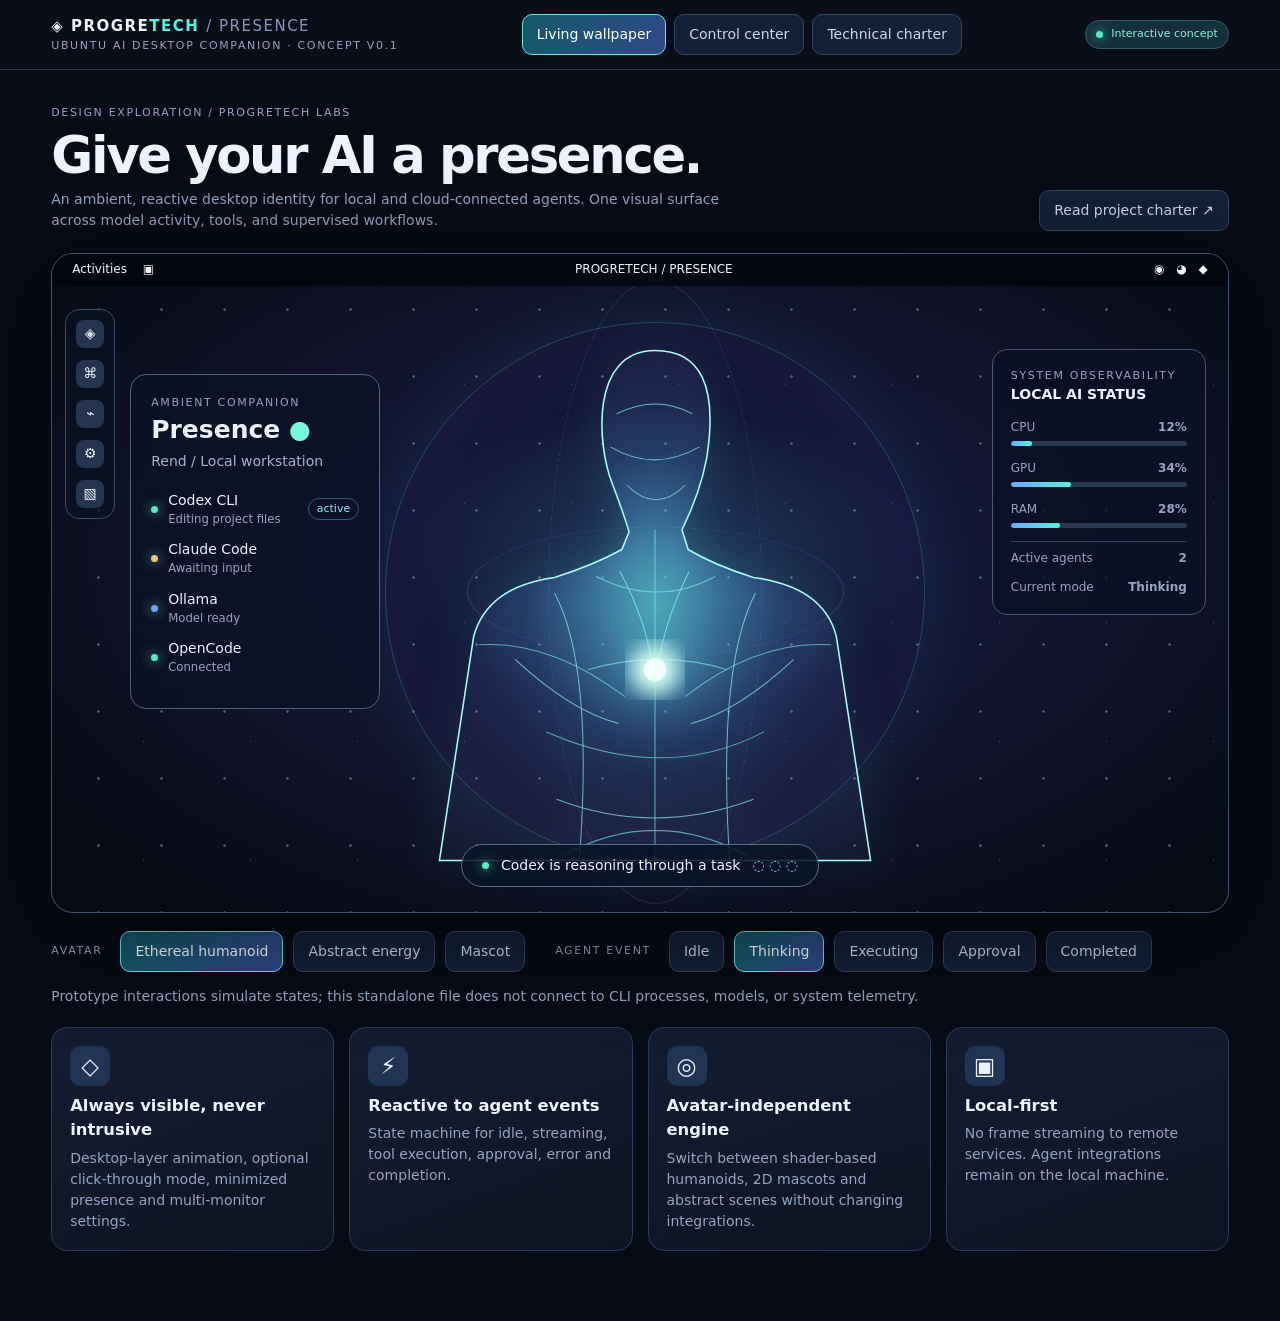
<file: ProgreTech_Presence_Concept_Charter.html>
<!DOCTYPE html><html lang="en"><head><meta charset="UTF-8"><meta name="viewport" content="width=device-width,initial-scale=1"><title>ProgreTech Presence · Product Concept & Technical Charter</title><style>
:root{--bg:#070b15;--panel:#11182a;--panel2:#151e33;--stroke:#2a3652;--fg:#eef4ff;--muted:#93a5c2;--teal:#52f4dd;--blue:#68a8ff;--purple:#a889ff;--amber:#ffbe83}*{box-sizing:border-box}body{margin:0;background:var(--bg);color:var(--fg);font:14px/1.5 Inter,ui-sans-serif,system-ui,-apple-system,Segoe UI,sans-serif}button{font:inherit;cursor:pointer}button:focus-visible{outline:2px solid var(--teal);outline-offset:3px}.app{min-height:100vh}.top{position:sticky;top:0;z-index:20;background:#090e19eF;backdrop-filter:blur(18px);border-bottom:1px solid #26334a;padding:14px clamp(18px,4vw,64px);display:flex;align-items:center;justify-content:space-between;gap:20px}.logo{font-weight:900;letter-spacing:.1em;font-size:15px;white-space:nowrap}.logo b{color:var(--teal)}.tiny{color:var(--muted);font-size:11px;letter-spacing:.15em;text-transform:uppercase}.nav{display:flex;gap:8px;flex-wrap:wrap}.nav button,.btn{background:#142038;border:1px solid #35445f;color:#c9d9ee;padding:9px 14px;border-radius:10px}.nav button.active,.btn.primary{background:linear-gradient(115deg,#145a68,#304889);border-color:#65e6e2;color:white}.heroheading{padding:35px clamp(18px,4vw,64px) 22px;display:flex;align-items:end;justify-content:space-between;gap:20px}.heroheading h1{font-size:clamp(30px,4vw,54px);letter-spacing:-.045em;line-height:1.08;margin:6px 0}.heroheading p{margin:0;color:var(--muted);max-width:710px}.tag{display:inline-flex;align-items:center;gap:8px;border-radius:999px;border:1px solid #335a66;padding:5px 10px;font-size:11px;color:#8ff3dc;background:#13303b}.dot{width:7px;height:7px;border-radius:50%;display:inline-block;background:#52ecc2;box-shadow:0 0 12px #52ecc2}.page{padding:0 clamp(18px,4vw,64px) 70px;max-width:1900px;margin:auto}.screen{display:none}.screen.active{display:block}.desktop{position:relative;min-height:660px;border-radius:22px;overflow:hidden;border:1px solid #405374;background:radial-gradient(ellipse at 52% 46%,#213b5d 0%,#131637 31%,#111229 55%,#050a13 90%);box-shadow:0 20px 100px #0008}.desktop:after{content:"";position:absolute;inset:0;pointer-events:none;background:repeating-linear-gradient(0deg,transparent,transparent 3px,#ffffff04 4px);opacity:.45}.stars{position:absolute;inset:0;background-image:radial-gradient(#b9fdff 1px,transparent 1.5px),radial-gradient(#c77afa .7px,transparent 1px);background-size:63px 67px,107px 119px;background-position:15px 22px,38px 71px;opacity:.32}.gnome{position:absolute;top:0;left:0;right:0;height:32px;background:#03060bbd;display:flex;justify-content:space-between;padding:6px 20px;font-size:12px;z-index:2}.dock{position:absolute;left:13px;top:55px;display:flex;flex-direction:column;gap:12px;background:#091322a8;border:1px solid #3c4b69;border-radius:14px;padding:10px;z-index:3}.dock span{height:28px;width:28px;border-radius:8px;display:grid;place-items:center;background:#263450}.agentcard{position:absolute;left:78px;top:120px;width:250px;padding:20px;border:1px solid #51617c;border-radius:16px;background:#0b1124bc;backdrop-filter:blur(12px);z-index:4}.agentcard h2{font-size:25px;margin:0}.agentcard p{color:#a3b5cc;margin:2px 0 18px}.row{display:flex;align-items:center;gap:10px;margin:11px 0}.row .right{margin-left:auto}.row small{display:block;color:var(--muted)}.pill{color:#92e7fa;font-size:11px;border:1px solid #345877;border-radius:99px;padding:2px 8px}.avatarzone{position:absolute;inset:18px 260px 0 290px;display:flex;align-items:center;justify-content:center;pointer-events:none}.halo{position:absolute;width:min(50vw,540px);aspect-ratio:1;border:1px solid #57dfd644;border-radius:50%;box-shadow:0 0 80px #56dfff18,inset 0 0 100px #755aff18;animation:breathe 5s ease-in-out infinite}.halo:before,.halo:after{content:"";position:absolute;border:1px solid #a878ff42;border-radius:50%;inset:15%;transform:rotateX(70deg) rotate(-15deg)}.halo:after{inset:-8%;transform:rotateY(70deg) rotate(25deg)}svg.humanoid{height:min(75vh,570px);width:min(48vw,510px);filter:drop-shadow(0 0 22px #58ffffa0);overflow:visible}.silhouette{fill:url(#bodygrad);stroke:#a7fff4;stroke-width:1.5}.contour{fill:none;stroke:#99fff5;opacity:.65;stroke-width:1}.core{fill:#d6fff1;filter:url(#glow)}.lines{stroke:#86fbef;opacity:.6;fill:none}.abstract{display:none;position:absolute;width:320px;height:320px;border-radius:48% 52% 65% 35%;background:radial-gradient(circle at 48% 50%,#f7ffff,#51f4e4 6%,#6b4bf8 24%,#573bf125,transparent 57%);box-shadow:0 0 90px #7b59feaa;animation:morph 7s ease-in-out infinite}.abstract:after{content:"";position:absolute;inset:-25%;border:3px solid #cb8eff8a;border-radius:48% 52% 40% 60%;transform:rotate(35deg);box-shadow:0 0 40px #8c60ef}.mascot{display:none;font-size:210px;filter:drop-shadow(0 0 45px #38dec9)}body[data-avatar="abstract"] .humanoid,body[data-avatar="mascot"] .humanoid{display:none}body[data-avatar="abstract"] .abstract,body[data-avatar="mascot"] .mascot{display:block}body[data-state="thinking"] .halo{animation-duration:1.8s}body[data-state="executing"] .halo{border-color:#ffbc66;box-shadow:0 0 140px #ffa74a50}body[data-state="approval"] .halo{border-color:#f5a354;box-shadow:0 0 130px #f9a9545a}body[data-state="complete"] .halo{border-color:#52ff98;box-shadow:0 0 115px #52ff9870}.syscard{position:absolute;right:22px;top:95px;width:214px;background:#0b1024c9;border:1px solid #475575;border-radius:15px;padding:18px;z-index:4}.syscard strong{display:block;margin-bottom:13px}.meter{height:5px;background:#2c3952;border-radius:20px;overflow:hidden;margin:5px 0 13px}.meter i{display:block;background:linear-gradient(90deg,var(--blue),var(--teal));height:100%;border-radius:20px}.metrics{display:flex;justify-content:space-between;color:var(--muted);font-size:12px}.statusbar{position:absolute;bottom:25px;left:50%;transform:translateX(-50%);background:#091325da;border:1px solid #56708c;border-radius:999px;padding:10px 20px;display:flex;align-items:center;gap:12px;white-space:nowrap;z-index:5}.switches{display:flex;gap:10px;flex-wrap:wrap;margin:18px 0 5px}.caption{margin:14px 0 20px;color:var(--muted)}.grid{display:grid;grid-template-columns:repeat(4,1fr);gap:15px}.tile,.panel{border-radius:16px;border:1px solid #2c3b59;background:linear-gradient(160deg,#141d30,#0c1322);padding:18px}.tile h3{margin:8px 0 5px}.tile p{color:var(--muted);margin:0}.icon{display:inline-grid;place-items:center;font-size:23px;background:#213453;width:40px;height:40px;border-radius:10px}.control{display:grid;grid-template-columns:220px minmax(300px,1.2fr) minmax(300px,1fr);gap:14px;min-height:630px}.sidebar{padding:21px}.sideitem{padding:13px;border-radius:10px;margin-bottom:6px;color:#9bb1cf}.sideitem.selected{background:#23436c;color:white}.centerpane{padding:28px}.bigpreview{height:285px;border:1px solid #3e5685;border-radius:18px;background:radial-gradient(ellipse,#263b68 0,#171937 45%,#080d1a 85%);position:relative;display:grid;place-items:center;overflow:hidden}.bigpreview .orbit{font-size:160px;filter:drop-shadow(0 0 28px #7afcea)}.bigpreview:after{content:"";position:absolute;inset:40px 23%;border:1px solid #7cece477;border-radius:50%;transform:rotate(-20deg);box-shadow:0 0 45px #55c9ff35;pointer-events:none}.input{width:100%;border-radius:12px;background:#091321;border:1px solid #3e5170;color:#eef;padding:14px;outline:none}.activity{border-left:1px solid #2f3d55;padding:26px}.log{border-bottom:1px solid #2b364b;padding:12px 0}.log small{color:var(--muted)}.choice{display:flex;flex-wrap:wrap;gap:7px;margin:18px 0}.chip{border:1px solid #3f5070;background:#192540;color:#b7c9df;border-radius:9px;padding:8px 11px}.chip.selected{border-color:#59e5e2;color:#a6fff4}.sectiontitle{font-size:30px;margin:28px 0 10px}.cols2{display:grid;grid-template-columns:1fr 1fr;gap:15px}.flow{display:flex;align-items:stretch;gap:8px;flex-wrap:wrap;margin:15px 0}.node{border:1px solid #4f7186;padding:15px;border-radius:12px;background:#15243b;min-width:160px;flex:1}.arrow{align-self:center;font-size:23px;color:var(--teal)}.node strong{display:block}.node small{color:var(--muted)}.spec{max-width:1400px;margin:auto}.spec p,.spec li{color:#b5c5dd}.spec ul{padding-left:18px}.kpi{font-size:25px;color:var(--teal);font-weight:800}.code{background:#050912;border:1px solid #2b3951;border-radius:12px;padding:17px;overflow:auto;color:#8ce1d9;font:12px/1.7 ui-monospace,Consolas,monospace}.foot{color:var(--muted);font-size:12px;border-top:1px solid #263349;padding:30px 0;margin-top:30px}.bad{color:#f3bf7e}.printonly{display:none}@keyframes breathe{50%{transform:scale(1.1);opacity:.6}}@keyframes morph{50%{border-radius:30% 70% 46% 54%;transform:rotate(90deg) scale(1.05)}}@media(max-width:1100px){.control{grid-template-columns:180px 1fr}.activity{grid-column:1/-1;border-left:none;border-top:1px solid #2f3d55}.avatarzone{inset:30px 200px 0 225px}.agentcard{left:72px;width:205px}.syscard{width:175px}.grid{grid-template-columns:repeat(2,1fr)}}@media(max-width:720px){.top{position:relative;display:block}.nav{margin-top:12px}.heroheading{display:block}.desktop{min-height:650px}.dock,.syscard{display:none}.agentcard{left:15px;top:55px;width:200px;padding:12px}.avatarzone{inset:130px 0 70px 0}.humanoid{width:85vw!important}.statusbar{font-size:11px;bottom:12px}.control,.cols2,.grid{grid-template-columns:1fr}.sidebar{display:none}.activity{grid-column:auto}.centerpane{padding:16px}.screen .sectiontitle{font-size:24px}.flow{display:grid}.arrow{transform:rotate(90deg);text-align:center}}@media print{body{background:white;color:#111}.top,.switches,.btn,.nav{display:none}.screen{display:none!important}#spec.screen{display:block!important}.tile,.panel,.node{background:white;color:#111;border-color:#aaa;break-inside:avoid}.spec p,.spec li,.node small{color:#333}.page{padding:0}.foot{color:#333}}
</style></head><body data-avatar="human" data-state="thinking"><div class="app"><header class="top"><div><div class="logo">◈ PROGRE<b>TECH</b> <span style="font-weight:400;color:#8697b9">/ PRESENCE</span></div><div class="tiny">Ubuntu AI desktop companion · Concept v0.1</div></div><div class="nav"><button class="active" data-tab="wallpaper">Living wallpaper</button><button data-tab="control">Control center</button><button data-tab="spec">Technical charter</button></div><span class="tag"><span class="dot"></span> Interactive concept</span></header><div class="heroheading"><div><div class="tiny">DESIGN EXPLORATION / PROGRETECH LABS</div><h1>Give your AI a presence.</h1><p>An ambient, reactive desktop identity for local and cloud-connected agents. One visual surface across model activity, tools, and supervised workflows.</p></div><button class="btn" onclick="document.querySelector('[data-tab=spec]').click()">Read project charter ↗</button></div><main class="page"><section id="wallpaper" class="screen active"><div class="desktop"><div class="stars"></div><div class="gnome"><span>Activities　 ▣</span><span>PROGRETECH / PRESENCE</span><span>◉　◕　◆</span></div><div class="dock"><span>◈</span><span>⌘</span><span>⌁</span><span>⚙</span><span>▧</span></div><div class="agentcard"><div class="tiny">AMBIENT COMPANION</div><h2>Presence <span style="color:#76f8db">●</span></h2><p>Rend / Local workstation</p><div class="row"><span class="dot"></span><div>Codex CLI <small>Editing project files</small></div><span class="pill right">active</span></div><div class="row"><span class="dot" style="background:#ffbd70"></span><div>Claude Code <small>Awaiting input</small></div></div><div class="row"><span class="dot" style="background:#779dff"></span><div>Ollama <small>Model ready</small></div></div><div class="row"><span class="dot"></span><div>OpenCode <small>Connected</small></div></div></div><div class="avatarzone"><div class="halo"></div><svg class="humanoid" viewBox="0 0 420 550" xmlns="http://www.w3.org/2000/svg" aria-label="Abstract humanoid avatar"><defs><radialGradient id="bodygrad"><stop stop-color="#75faff" stop-opacity=".45"/><stop offset=".6" stop-color="#5c7eff" stop-opacity=".12"/><stop offset="1" stop-color="#9e69fc" stop-opacity=".04"/></radialGradient><filter id="glow"><feGaussianBlur stdDeviation="10"/></filter></defs><path class="silhouette" d="M210 42 C147 42 154 134 169 171 Q180 200 185 217 L178 234 Q151 249 113 261 Q48 270 35 318 L2 534 H418 L385 318 Q373 270 305 261 Q267 249 242 234 L236 215 Q254 178 260 145 Q276 42 210 42 Z"/><path class="contour" d="M173 103 Q211 84 246 103 M167 135 Q209 160 253 135 M183 172 Q211 200 239 172 M176 255 Q204 306 210 362 Q217 307 243 255 M113 276 Q151 347 137 534 M307 276 Q270 347 282 534 M75 340 Q129 390 175 402 M344 340 Q290 390 245 402 M115 475 Q209 511 305 475"/><g class="lines"><path d="M210 215V534 M153 260Q213 290 268 260 M145 350Q215 330 280 350 M105 410Q220 460 315 410 M120 530Q210 480 300 530"/><path d="M40 326Q108 321 181 376 M380 326Q309 321 239 376"/></g><circle class="core" cx="210" cy="350" r="24"/><circle cx="210" cy="350" r="11" fill="#f0fffe"/></svg><div class="abstract"></div><div class="mascot">🤖</div></div><div class="syscard"><div class="tiny">SYSTEM OBSERVABILITY</div><strong>LOCAL AI STATUS</strong><div class="metrics">CPU <b>12%</b></div><div class="meter"><i style="width:12%"></i></div><div class="metrics">GPU <b>34%</b></div><div class="meter"><i style="width:34%"></i></div><div class="metrics">RAM <b>28%</b></div><div class="meter"><i style="width:28%"></i></div><hr style="border:0;border-top:1px solid #35425d"><div class="metrics">Active agents <b>2</b></div><div class="metrics" style="margin-top:11px">Current mode <b id="modeText">Thinking</b></div></div><div class="statusbar"><span class="dot"></span><span id="statusText">Codex is reasoning through a task</span><span style="color:#75d9f7">◌ ◌ ◌</span></div></div><div class="switches"><span class="tiny" style="align-self:center;margin-right:8px">Avatar</span><button class="btn primary" data-avatarselect="human">Ethereal humanoid</button><button class="btn" data-avatarselect="abstract">Abstract energy</button><button class="btn" data-avatarselect="mascot">Mascot</button><span class="tiny" style="align-self:center;margin:0 8px 0 20px">Agent event</span><button class="btn" data-state="idle">Idle</button><button class="btn primary" data-state="thinking">Thinking</button><button class="btn" data-state="executing">Executing</button><button class="btn" data-state="approval">Approval</button><button class="btn" data-state="complete">Completed</button></div><div class="caption">Prototype interactions simulate states; this standalone file does not connect to CLI processes, models, or system telemetry.</div><div class="grid"><div class="tile"><span class="icon">◇</span><h3>Always visible, never intrusive</h3><p>Desktop-layer animation, optional click-through mode, minimized presence and multi-monitor settings.</p></div><div class="tile"><span class="icon">⚡</span><h3>Reactive to agent events</h3><p>State machine for idle, streaming, tool execution, approval, error and completion.</p></div><div class="tile"><span class="icon">◎</span><h3>Avatar-independent engine</h3><p>Switch between shader-based humanoids, 2D mascots and abstract scenes without changing integrations.</p></div><div class="tile"><span class="icon">▣</span><h3>Local-first</h3><p>No frame streaming to remote services. Agent integrations remain on the local machine.</p></div></div></section><section id="control" class="screen"><div class="control"><aside class="panel sidebar"><div class="tiny">CONTROL CENTER</div><h2 style="margin:8px 0 25px">Presence</h2><div class="sideitem selected">◈　 Overview</div><div class="sideitem">▤　 Agents & sessions</div><div class="sideitem">◇　 Avatars & effects</div><div class="sideitem">◉　 Models & Open WebUI</div><div class="sideitem">⌁　 Automations</div><div class="sideitem">⚿　 Permissions</div><div class="sideitem">⚙　 Settings</div><p style="color:#8a9bb7;margin-top:60px;font-size:12px">Proposed native shell + Web UI<br>Local service • 127.0.0.1</p></aside><div class="panel centerpane"><div class="tiny">WORKSPACE / REND</div><h2 style="font-size:26px;margin:5px 0 17px">Your AI companion <span class="tag"><span class="dot"></span>Ready</span></h2><div class="bigpreview"><div class="orbit" id="previewIcon">✧</div></div><div class="choice"><button class="chip selected" data-appearance="human">Humanoid</button><button class="chip" data-appearance="abstract">Energy core</button><button class="chip" data-appearance="mascot">Mascot</button><button class="chip">Reduce motion</button></div><div style="display:flex;gap:10px;margin:15px 0"><select class="input" id="agentChoice" style="flex:1"><option>Codex CLI</option><option>OpenCode</option><option>Claude Code</option><option>Ollama</option><option>OpenClaw</option></select><button class="btn primary" id="connectBtn">Attach agent</button></div><div style="display:flex;gap:10px"><input class="input" id="chatInput" placeholder="Ask an agent or open a conversation…"><button class="btn primary" id="sendBtn">Send ↗</button></div><p id="chatNotice" style="font-size:12px;color:#8da6be">Chat is illustrative. Implement real requests through the Open WebUI/API bridge.</p></div><aside class="panel activity"><div class="tiny">CONNECTED PROVIDERS</div><h3>Live agent sessions</h3><div class="log"><span class="dot"></span> Codex CLI <span class="pill">active</span><small> <br>Project refactor · managed session</small></div><div class="log"><span class="dot" style="background:#ffc27b"></span> Claude Code <small><br>Waiting on approval</small></div><div class="log"><span class="dot" style="background:#7da7ff"></span> Ollama <small><br>Local inference available</small></div><div class="log"><span class="dot"></span> OpenCode <small><br>API connected</small></div><div class="tiny" style="margin-top:25px">APPROVAL POLICY</div><h3>Supervised by default</h3><p style="color:#9caec8">Filesystem writes, shell commands, package installs, network access, and privileged operations are mediated by the agent's actual execution policy. Visual controls do not bypass provider permissions.</p><div class="choice"><button class="chip selected">Ask before writes</button><button class="chip selected">Show tool calls</button><button class="chip">Mute notifications</button></div><div class="tiny" style="margin-top:20px">TELEMETRY</div><div class="metrics"><span>Session activity</span><b style="color:#8deada">4 connected</b></div><div class="meter"><i style="width:64%"></i></div><div class="metrics"><span>Local rendering</span><b>60 fps target</b></div></aside></div><h2 class="sectiontitle">Control surface design</h2><div class="cols2"><div class="tile"><h3>One agent, one conversation, one identity</h3><p>Attach to an existing agent when its interface allows it, or launch a managed session. The avatar tracks the selected session, not arbitrary terminal output.</p></div><div class="tile"><h3>Open WebUI alongside native controls</h3><p>Embed or launch Open WebUI for rich chat/model features; keep wallpaper, desktop permissions, window management, and telemetry in the native companion.</p></div></div></section><section id="spec" class="screen spec"><div class="tag">ENGINEERING CHARTER · DRAFT</div><h2 class="sectiontitle" style="font-size:42px">ProgreTech Presence</h2><p style="font-size:17px">Technical specification, architecture proposal, deployment strategy, and acceptance criteria for an Ubuntu AI-visualization desktop companion powered by Open WebUI and local agent integrations.</p><div class="grid" style="margin:25px 0"><div class="tile"><div class="tiny">PRODUCT CLASS</div><div class="kpi">Desktop PWA + daemon</div><p>Control center and resident service</p></div><div class="tile"><div class="tiny">PRIMARY HOST</div><div class="kpi">Ubuntu / GNOME</div><p>Rend / Radeon 8060S target</p></div><div class="tile"><div class="tiny">BACKEND HUB</div><div class="kpi">Open WebUI</div><p>Chat, model catalog and provider access</p></div><div class="tile"><div class="tiny">SECURITY POSTURE</div><div class="kpi">Local-first</div><p>Explicit permissions and bounded privileges</p></div></div><div class="cols2"><article class="panel"><h3>01 / Vision and problem statement</h3><p>Turn otherwise invisible CLI agent activity into an ambient, useful representation of a running AI system. The interface should offer friendly identity and context without creating another autonomous execution layer or hiding which tool owns an action.</p><p><strong>Primary users:</strong> AI developers, local-agent operators, tinkerers, and workstation owners managing several independent assistants.</p></article><article class="panel"><h3>02 / Goals and non-goals</h3><ul><li>Present a reactive avatar on the desktop, not just in a browser tab.</li><li>Show selected session, provider, task state, and approval needs.</li><li>Offer a companion application for providers, sessions, visual presets, and privacy settings.</li><li>Keep Open WebUI compatible with standard models and independent deployments.</li><li><span class="bad">Non-goal:</span> intercepting every CLI process with root privileges or guaranteeing visibility into tools that expose no structured events.</li></ul></article></div><h2 class="sectiontitle">03 / Reference architecture</h2><div class="flow"><div class="node"><strong>GNOME wallpaper host</strong><small>GTK4/Libadwaita shell window or desktop-layer integration; WebGL/canvas render</small></div><div class="arrow">→</div><div class="node"><strong>Presence daemon</strong><small>Python FastAPI + WebSocket/SSE + D-Bus integration + event normalization</small></div><div class="arrow">↔</div><div class="node"><strong>Agent adapter layer</strong><small>OpenCode, Codex, Claude, Ollama, OpenClaw integrations</small></div></div><div class="flow"><div class="node"><strong>Control center</strong><small>Flask/FastAPI-served PWA with optional native desktop wrapper</small></div><div class="arrow">↔</div><div class="node"><strong>Open WebUI</strong><small>Conversation UI, providers, model catalog, RAG and tools</small></div><div class="arrow">↔</div><div class="node"><strong>Model inference</strong><small>Ollama on host; vLLM optional; OpenAI-compatible gateways</small></div></div><div class="cols2"><article class="panel"><h3>Subsystem responsibilities</h3><ul><li><strong>Wallpaper renderer:</strong> visuals, transitions, reduced-motion and frame budgets. No filesystem or shell privileges.</li><li><strong>Presence daemon:</strong> tracks sessions, normalizes events, broadcasts state, persists local settings.</li><li><strong>Integration adapters:</strong> explicitly supported sessions, status, streaming output, tool phases, completion and error events.</li><li><strong>Open WebUI:</strong> chat, model/provider management, retrieval features. Keep native agent session control separate unless bridged.</li><li><strong>Native host:</strong> tray/app indicator where supported, autostart, D-Bus, display management and lock-screen privacy.</li></ul></article><article class="panel"><h3>Ubuntu implementation decision</h3><p><strong>Preferred:</strong> GTK4 + WebKitGTK/Wayland-aware native host for rendering HTML-based avatars, plus a PWA control center. On GNOME Wayland, a true animated background requires a tested shell extension or compatible desktop-layer solution; an ordinary always-below window is <em>not</em> guaranteed to behave like wallpaper.</p><p><strong>Fallback:</strong> native desktop window/display mode using a compositor-supported layer mechanism; ship as an overlay mode first if the GNOME integration is unstable. Separate renderer and daemon to avoid impacting AI inference when animation fails.</p></article></div><h2 class="sectiontitle">04 / Integration matrix</h2><div class="panel" style="overflow:auto"><table style="border-collapse:collapse;width:100%;min-width:680px;text-align:left"><thead><tr style="color:#7ef6e0"><th style="padding:12px;border-bottom:1px solid #34465e">Runtime</th><th>Connection strategy</th><th>Observed events / limitations</th><th>Priority</th></tr></thead><tbody id="matrix"><tr><td>Ollama</td><td>Native API / OpenAI-compatible API</td><td>Request lifecycle and token streams for conversations initiated through the bridge; other clients aren't automatically observable</td><td>P0</td></tr><tr><td>OpenCode</td><td>Headless HTTP server + event stream</td><td>Sessions, task/operation events based on documented API</td><td>P0</td></tr><tr><td>Codex CLI</td><td>Official supported app-server/SDK or managed subprocess adapter, version-tested</td><td>Structured events only for sessions the adapter controls or attaches to through supported APIs</td><td>P1</td></tr><tr><td>Claude Code</td><td>Supported SDK/hooks or managed-process wrapper</td><td>Activity, tool approvals and lifecycle within supported API boundaries</td><td>P1</td></tr><tr><td>OpenClaw</td><td>Approved gateway API/events integration</td><td>Agent statuses and delegated tasks; keep gateway authentication and permission model</td><td>P1</td></tr><tr><td>Open WebUI</td><td>Provider APIs, chat completions; functions/pipe integration if appropriate</td><td>Messages and model selections; not an independent OS process observer</td><td>P0</td></tr></tbody></table></div><h2 class="sectiontitle">05 / Canonical agent event protocol</h2><div class="cols2"><div class="panel"><p>State machine: <strong>disconnected → idle → listening → thinking → streaming → tool_running → approval_required → complete / error → idle</strong>. State changes originate from adapter events, never from guessed GPU usage. Collapse duplicate events, handle retries, and use heartbeats with timeout-to-unknown.</p><div class="code">{<br>  "schema_version": "1.0",<br>  "session_id": "codex:local:session-123",<br>  "provider": "codex",<br>  "timestamp": "2026-10-18T18:00:00Z",<br>  "event": "tool.started",<br>  "state": "tool_running",<br>  "task_label": "Updating project files",<br>  "tool": {"type": "filesystem.write"},<br>  "requires_approval": false<br>}</div></div><div class="panel"><h3>Animation/event mapping</h3><ul><li><strong>Idle:</strong> slow breathing, subdued halo.</li><li><strong>Listening:</strong> directional sound ripple, optional mic indicator.</li><li><strong>Thinking:</strong> faster light-particle flow, oscillating bands.</li><li><strong>Streaming:</strong> moving data strands tied to response chunks, not fabricated thoughts.</li><li><strong>Tool execution:</strong> amber pathways and clearly labeled current tool.</li><li><strong>Approval:</strong> deliberate amber pause and a notification requiring user action.</li><li><strong>Complete:</strong> brief green pulse, fades to idle.</li><li><strong>Error:</strong> restrained red pulse, actionable summary in control center.</li></ul><p>Support reduced-motion and static modes as first-class settings.</p></div></div><h2 class="sectiontitle">06 / Implementation work packages</h2><div class="grid"><div class="tile"><span class="tag">M1 · Foundation</span><h3>Resident service</h3><p>Local API, event schema, SQLite configuration, user systemd service, health endpoint, mock adapter and log redaction.</p></div><div class="tile"><span class="tag">M2 · Avatar MVP</span><h3>Wallpaper prototype</h3><p>60fps target on idle workstation, selectable themes, state animations, multi-display support and GNOME compatibility spike.</p></div><div class="tile"><span class="tag">M3 · Live adapters</span><h3>Model and agent bridge</h3><p>Ollama, Open WebUI and OpenCode first; Codex, Claude, OpenClaw only after API-contract verification.</p></div><div class="tile"><span class="tag">M4 · Productization</span><h3>Install and protect</h3><p>Supervised actions, packaging, update policy, diagnostics, accessibility, settings export and documentation.</p></div></div><h2 class="sectiontitle">07 / Security, reliability and resource budgets</h2><div class="cols2"><div class="panel"><h3>Security requirements</h3><ul><li>Bind control API to loopback by default; authenticate browser and WebSocket clients.</li><li>Keep credentials in system keyring or restricted user files; never expose keys or prompts in wallpaper text.</li><li>No sudo, shell execution, arbitrary desktop capture, microphone, or file writes by default.</li><li>Use narrow allowlists, explicit approval prompts and agent-native permission enforcement.</li><li>Hide private content on lock-screen, screen-sharing and presentation modes.</li><li>Require explicit consent before enabling remote LAN, Tailscale or Cloudflare access.</li></ul></div><div class="panel"><h3>Reliability and performance targets</h3><ul><li>Cold-start presence daemon after user login, without blocking desktop startup.</li><li>Target 30–60 FPS with GPU acceleration and tunable quality; no busy-loop when hidden.</li><li>Idle target under 3% aggregate CPU and under 500 MB renderer memory, to be measured on Rend.</li><li>Automatic reconnection with bounded exponential backoff; no duplicate commands after reconnect.</li><li>Fallback to static avatar on compositor/GPU error without breaking Codex or Ollama.</li><li>Collect telemetry locally only, opt-in export for debugging.</li></ul></div></div><h2 class="sectiontitle">08 / Acceptance gates</h2><div class="panel"><ul><li><strong>A1:</strong> Wallpaper or desktop-layer fallback survives GNOME login/logout, workspace switching and multiple monitors.</li><li><strong>A2:</strong> A managed Ollama/OpenCode task makes the avatar visibly change state in under 500 ms locally (target).</li><li><strong>A3:</strong> Agent disconnects, process crashes and stale sessions are accurately labeled; never claim idle or success from missing data.</li><li><strong>A4:</strong> Native approval is required for all sensitive actions and cannot be bypassed through the visualization.</li><li><strong>A5:</strong> Control center can select agents, avatar themes, motion quality and privacy mode and retains settings across reboot.</li><li><strong>A6:</strong> Open WebUI remains fully usable independently if the wallpaper service is stopped.</li></ul></div><h2 class="sectiontitle">09 / ProgreTech Rend delivery method</h2><div class="panel"><p>Deliver one versioned Ubuntu ZIP bundle at a time, installing into a dedicated user directory and preserving existing agent configurations. Each bundle makes a specific targeted change before testing, prints its intended actions before changes, and finishes with machine-readable logs and human-readable results. Installer launcher follows the preferred flow: <strong>clear → unzip → run shell installer → clean extracted artifacts → leave output visible</strong>. Updates to project tracking record delivered outcomes only.</p><p><strong>Suggested package boundaries:</strong> <code>presence-daemon</code>, <code>presence-wallpaper</code>, <code>presence-control</code>, <code>presence-adapters</code>, <code>presence-installer</code>. Keep independent versioning for the resident service and avatar assets.</p></div><h2 class="sectiontitle">10 / Open documentation and dependencies</h2><div class="panel"><p>Validated reference surfaces (October 2026): <a style="color:#7feadd" href="https://docs.openwebui.com/" target="_blank" rel="noopener">Open WebUI official docs</a> · <a style="color:#7feadd" href="https://docs.openwebui.com/getting-started/quick-start/connect-a-provider/starting-with-openai-compatible/" target="_blank" rel="noopener">OpenAI-compatible provider protocol</a> · <a style="color:#7feadd" href="https://docs.opencode.ai/docs/server/" target="_blank" rel="noopener">OpenCode server API</a> · <a style="color:#7feadd" href="https://docs.opencode.ai/docs/sdk/" target="_blank" rel="noopener">OpenCode SDK</a>. Verify Claude Code, Codex, and OpenClaw current integration APIs before implementation; CLI internals and hook schemas can change.</p><p class="bad">Design limitation: this concept does not claim to attach to arbitrary pre-existing terminal sessions; process introspection, stdout interception, and privileged monitoring are intentionally out of MVP scope.</p></div><div class="foot">PROGRETECH PRESENCE · Internal concept / technical charter · 2026-10-18 · This prototype is visual only and performs no remote operations. <button class="btn" onclick="window.print()">Print charter / Save PDF ↗</button></div></section></main></div><script>
const tabs=document.querySelectorAll('[data-tab]');tabs.forEach(b=>b.addEventListener('click',()=>{tabs.forEach(x=>x.classList.toggle('active',x===b));document.querySelectorAll('.screen').forEach(s=>s.classList.toggle('active',s.id===b.dataset.tab));window.scrollTo({top:0,behavior:'smooth'})}));document.querySelectorAll('[data-avatarselect]').forEach(b=>b.addEventListener('click',()=>{document.body.dataset.avatar=b.dataset.avatarselect;document.querySelectorAll('[data-avatarselect]').forEach(x=>x.classList.toggle('primary',x===b))}));let words={idle:['Idle','Agents connected and standing by'],thinking:['Thinking','Codex is reasoning through a task'],executing:['Executing','Codex is applying a tool operation'],approval:['Approval needed','Claude is waiting for your approval'],complete:['Completed','Task completed successfully']};document.querySelectorAll('[data-state]').forEach(b=>b.addEventListener('click',()=>{document.body.dataset.state=b.dataset.state;document.getElementById('modeText').textContent=words[b.dataset.state][0];document.getElementById('statusText').textContent=words[b.dataset.state][1];document.querySelectorAll('[data-state]').forEach(x=>x.classList.toggle('primary',x===b))}));const icons={human:'✧',abstract:'◉',mascot:'🤖'};document.querySelectorAll('[data-appearance]').forEach(b=>b.addEventListener('click',()=>{document.getElementById('previewIcon').textContent=icons[b.dataset.appearance];document.querySelectorAll('[data-appearance]').forEach(x=>x.classList.toggle('selected',x===b))}));document.getElementById('connectBtn').onclick=()=>{document.getElementById('chatNotice').textContent='Demo: selected '+document.getElementById('agentChoice').value+'. Live attachment requires a provider adapter.'};document.getElementById('sendBtn').onclick=()=>{const s=document.getElementById('chatInput').value.trim();document.getElementById('chatNotice').textContent=s?'Demo prompt captured. No live API request was sent.':'Enter a sample prompt first.'};
</script></body></html>
</file>
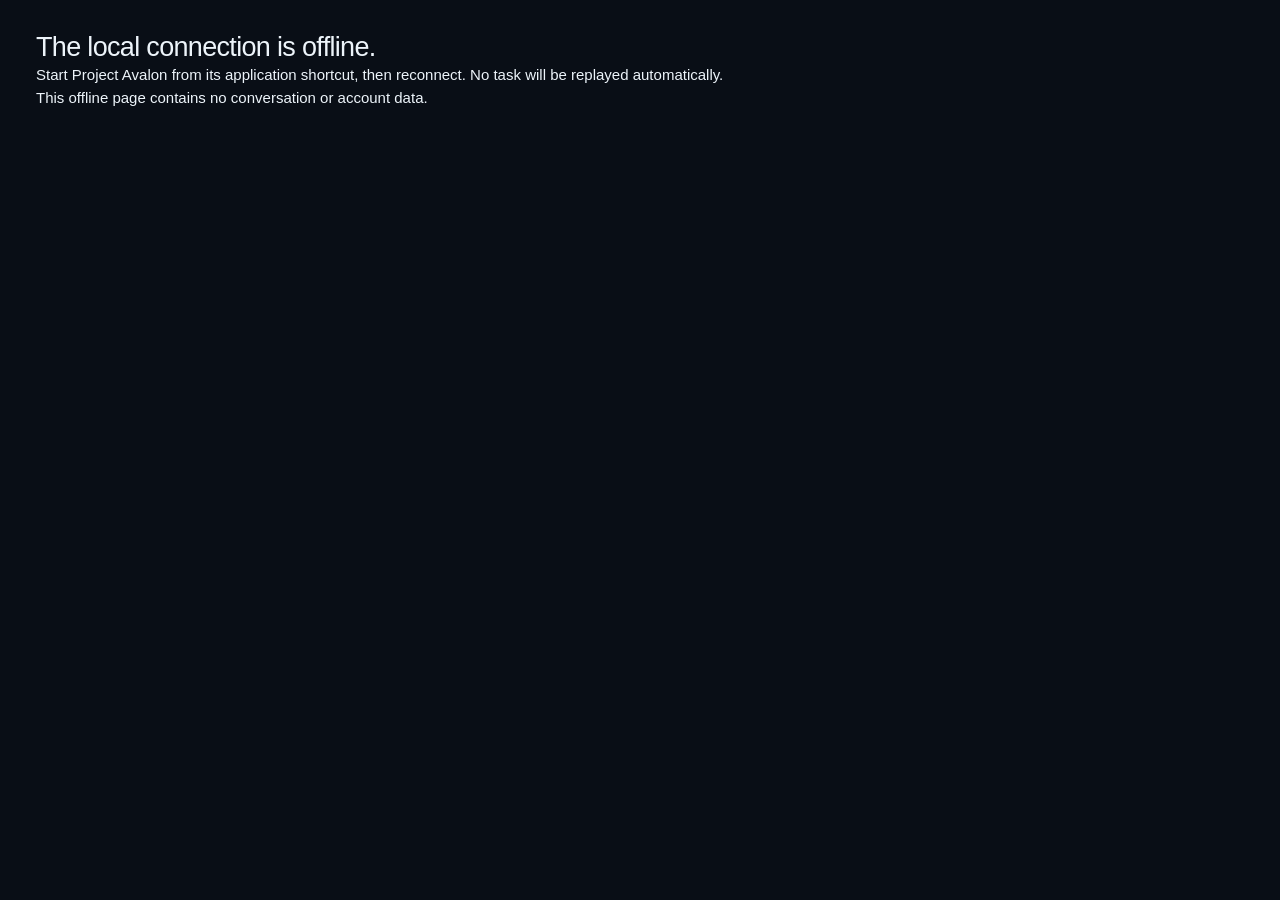
<file: static/offline.html>
<!doctype html>
<html lang="en">
  <meta charset="utf-8" /><meta
    name="viewport"
    content="width=device-width,initial-scale=1"
  /><title>Avalon is offline</title
  ><link rel="stylesheet" href="/static/app.css" />
  <body>
    <main>
      <h1>The local connection is offline.</h1>
      <p>
        Start Project Avalon from its application shortcut, then reconnect. No
        task will be replayed automatically.
      </p>
      <p>This offline page contains no conversation or account data.</p>
    </main>
  </body>
</html>
</file>
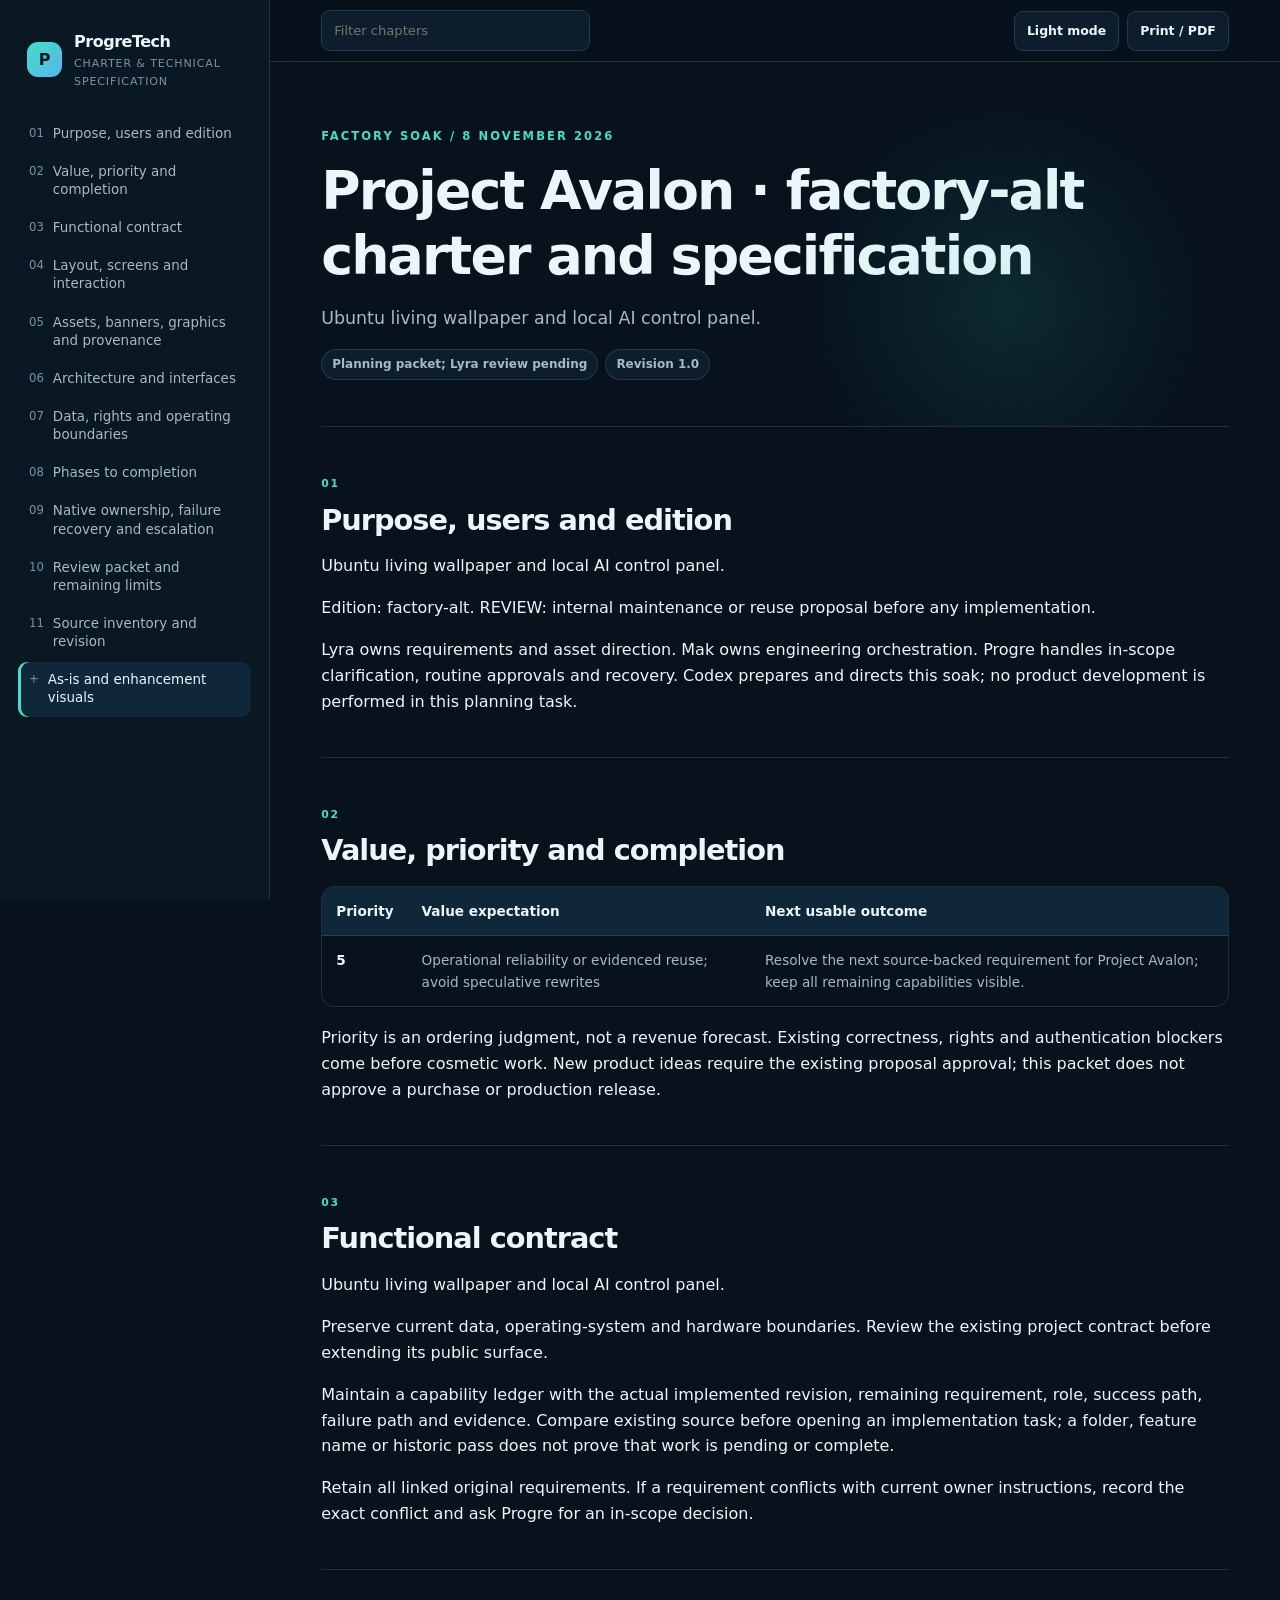
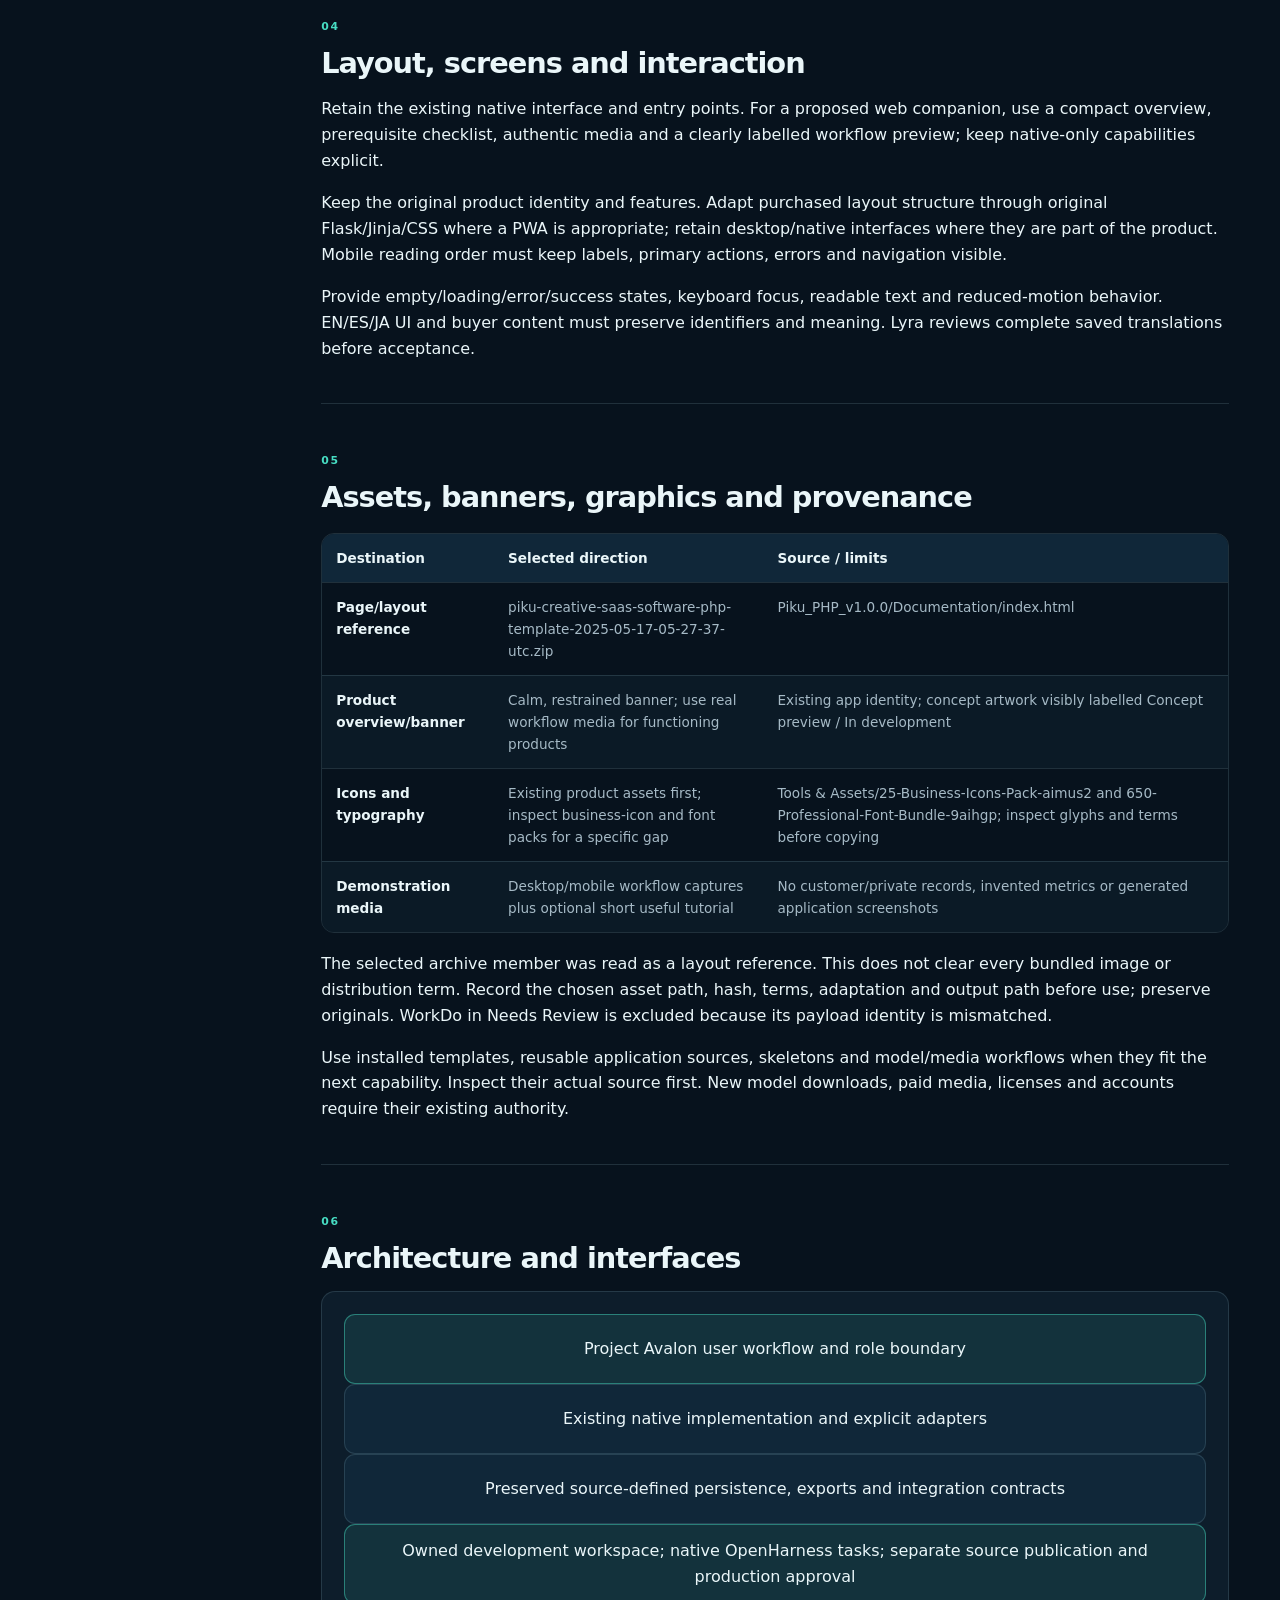
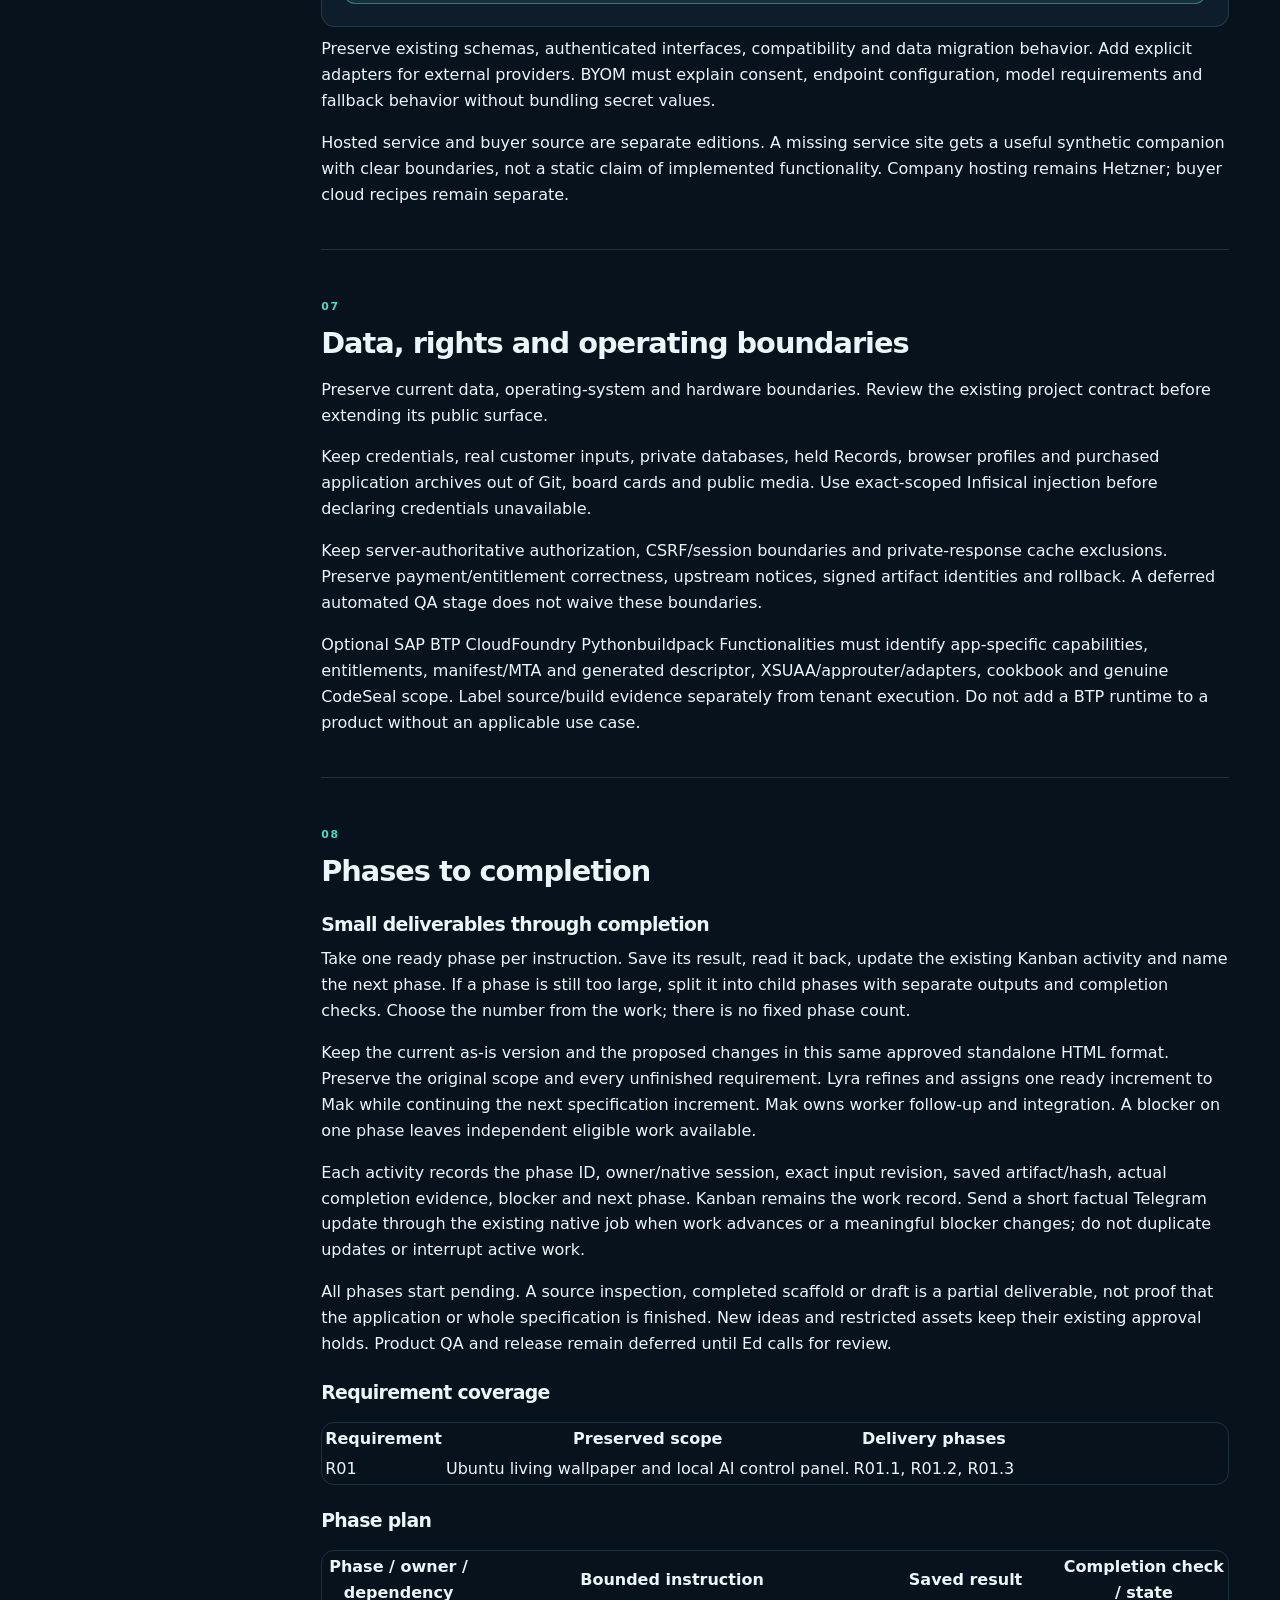
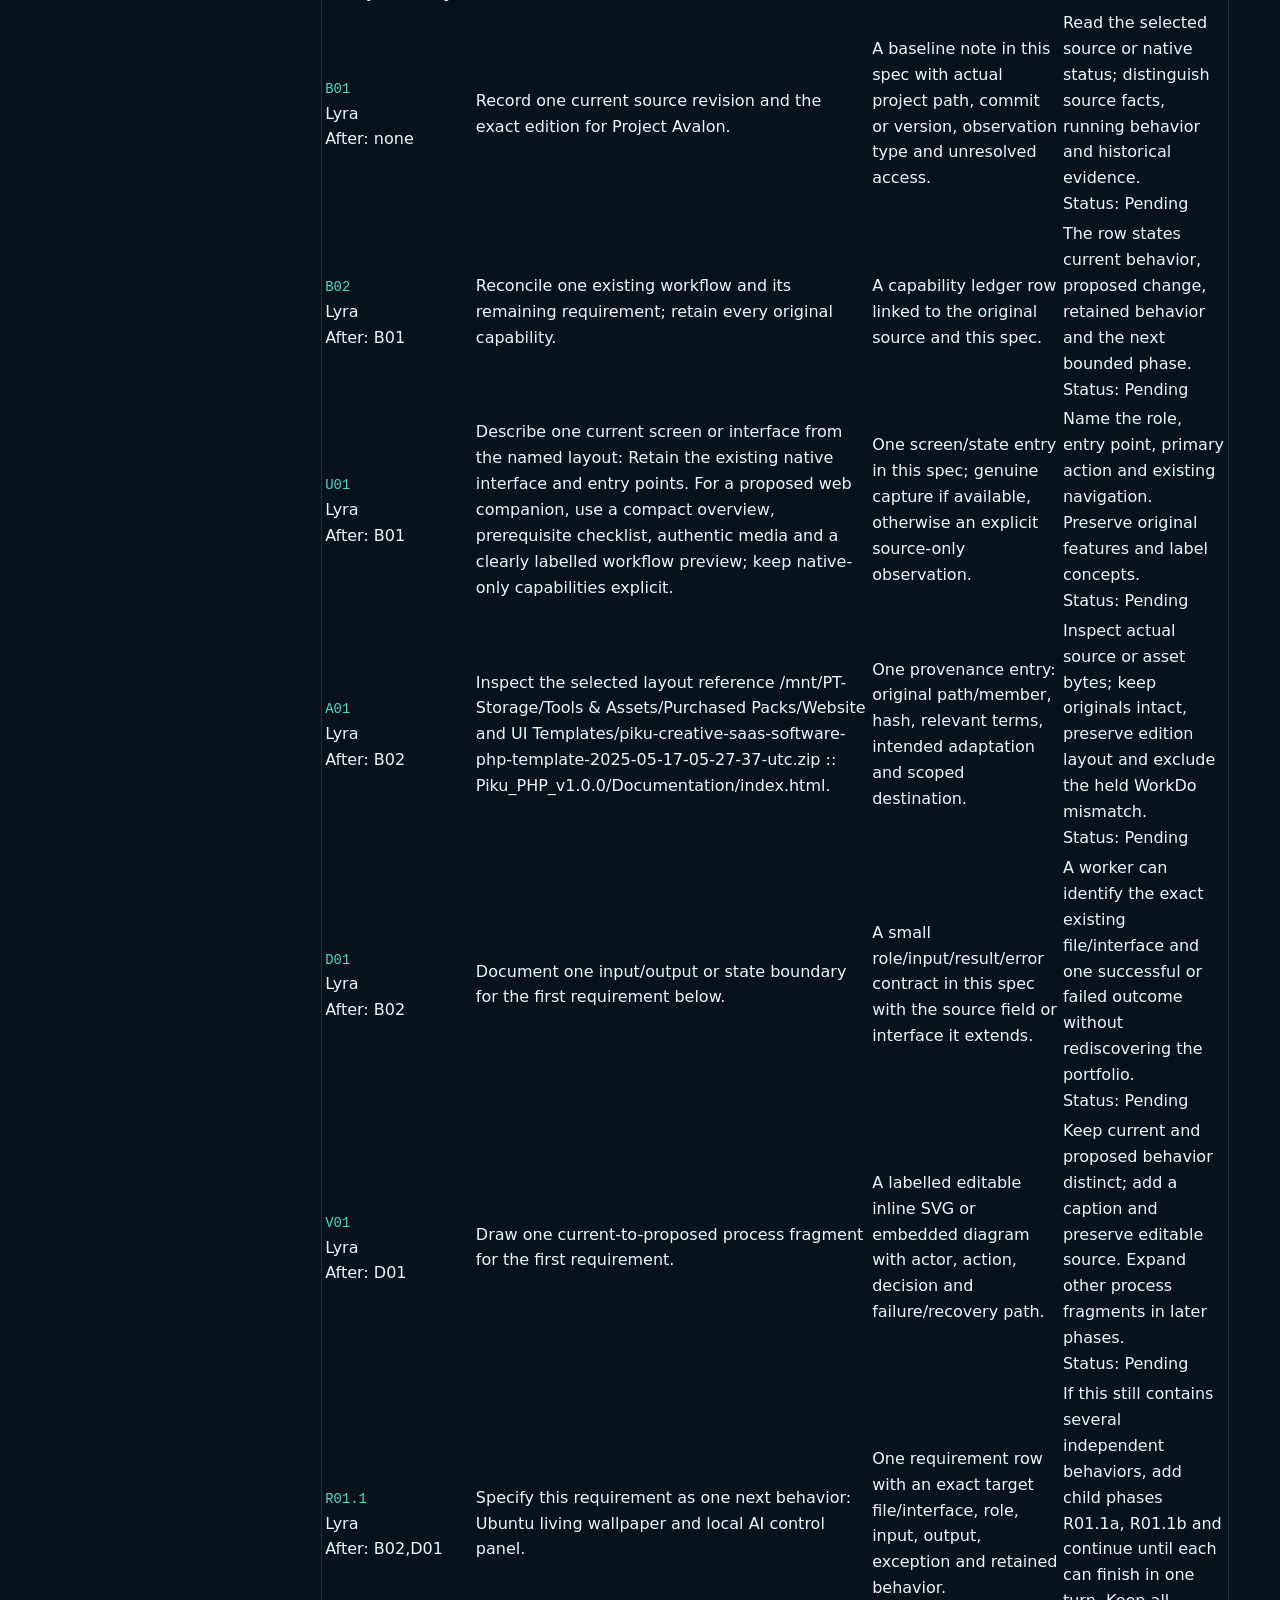
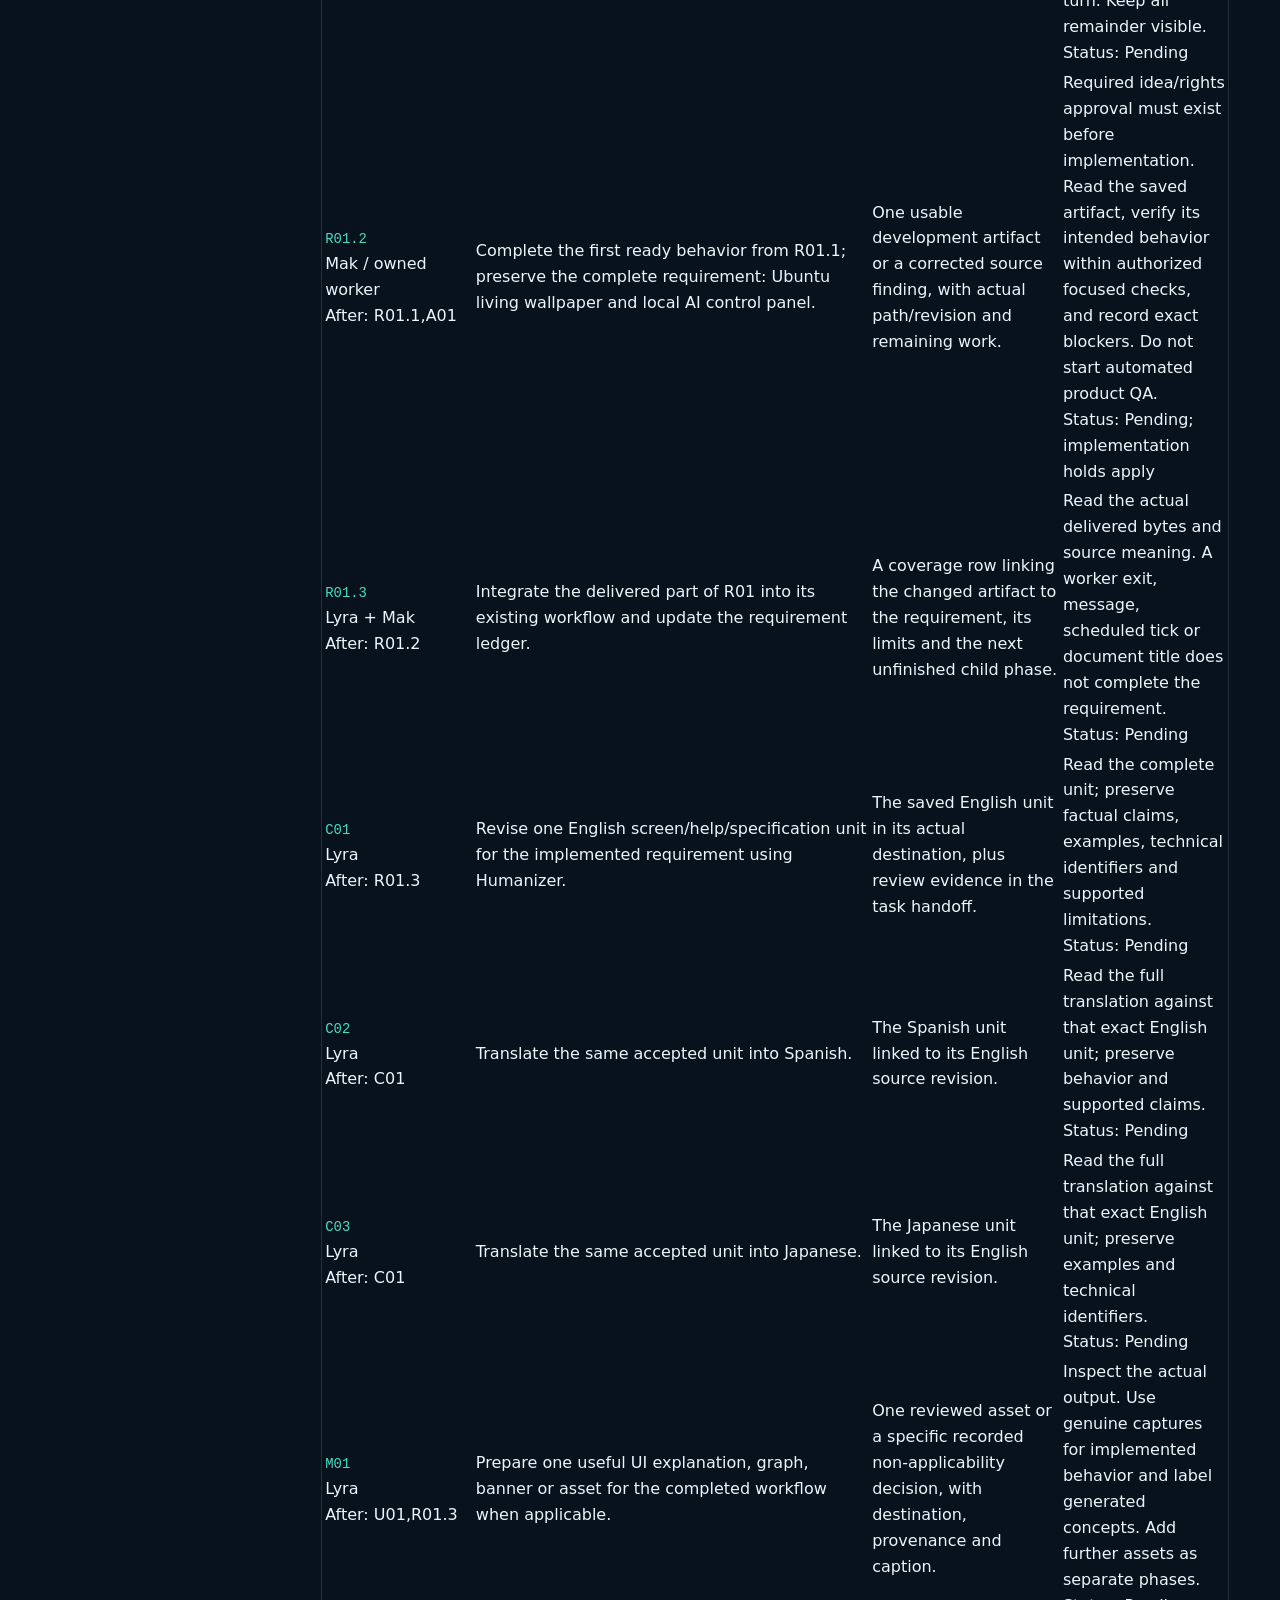
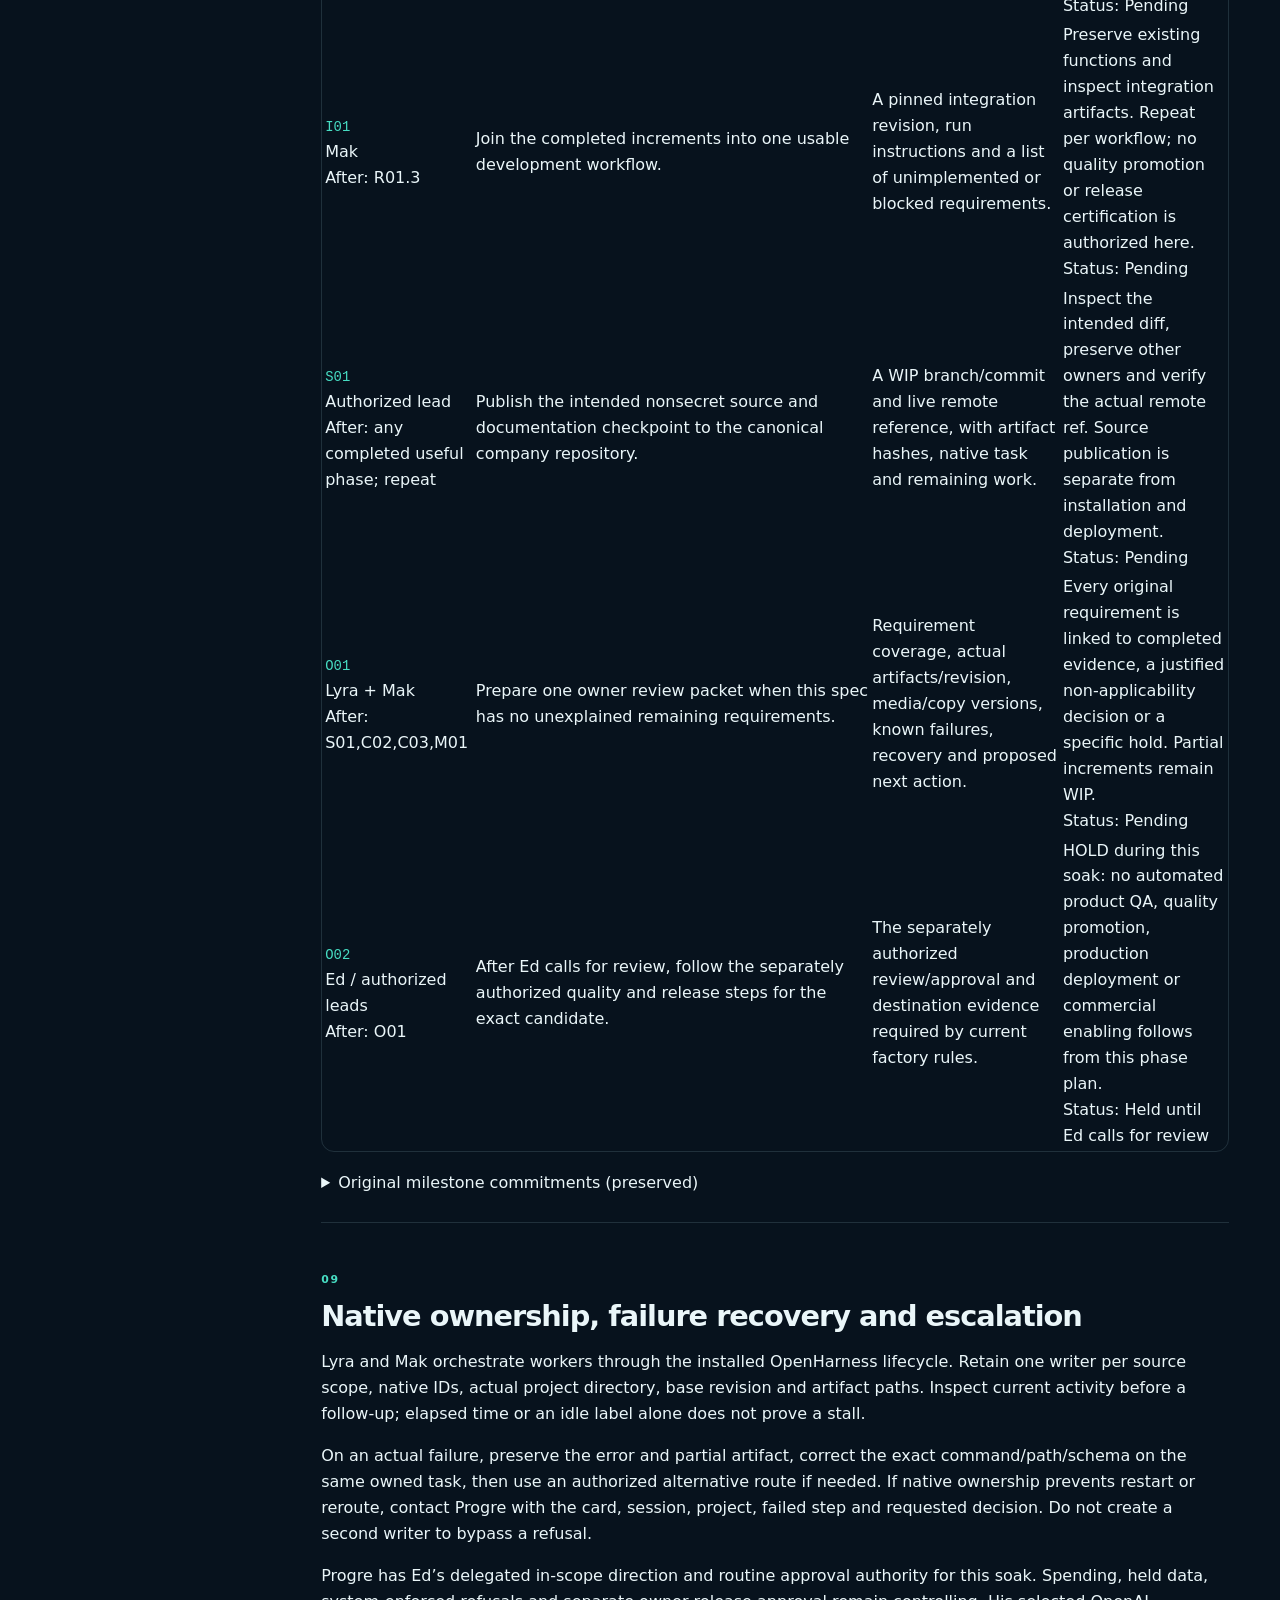
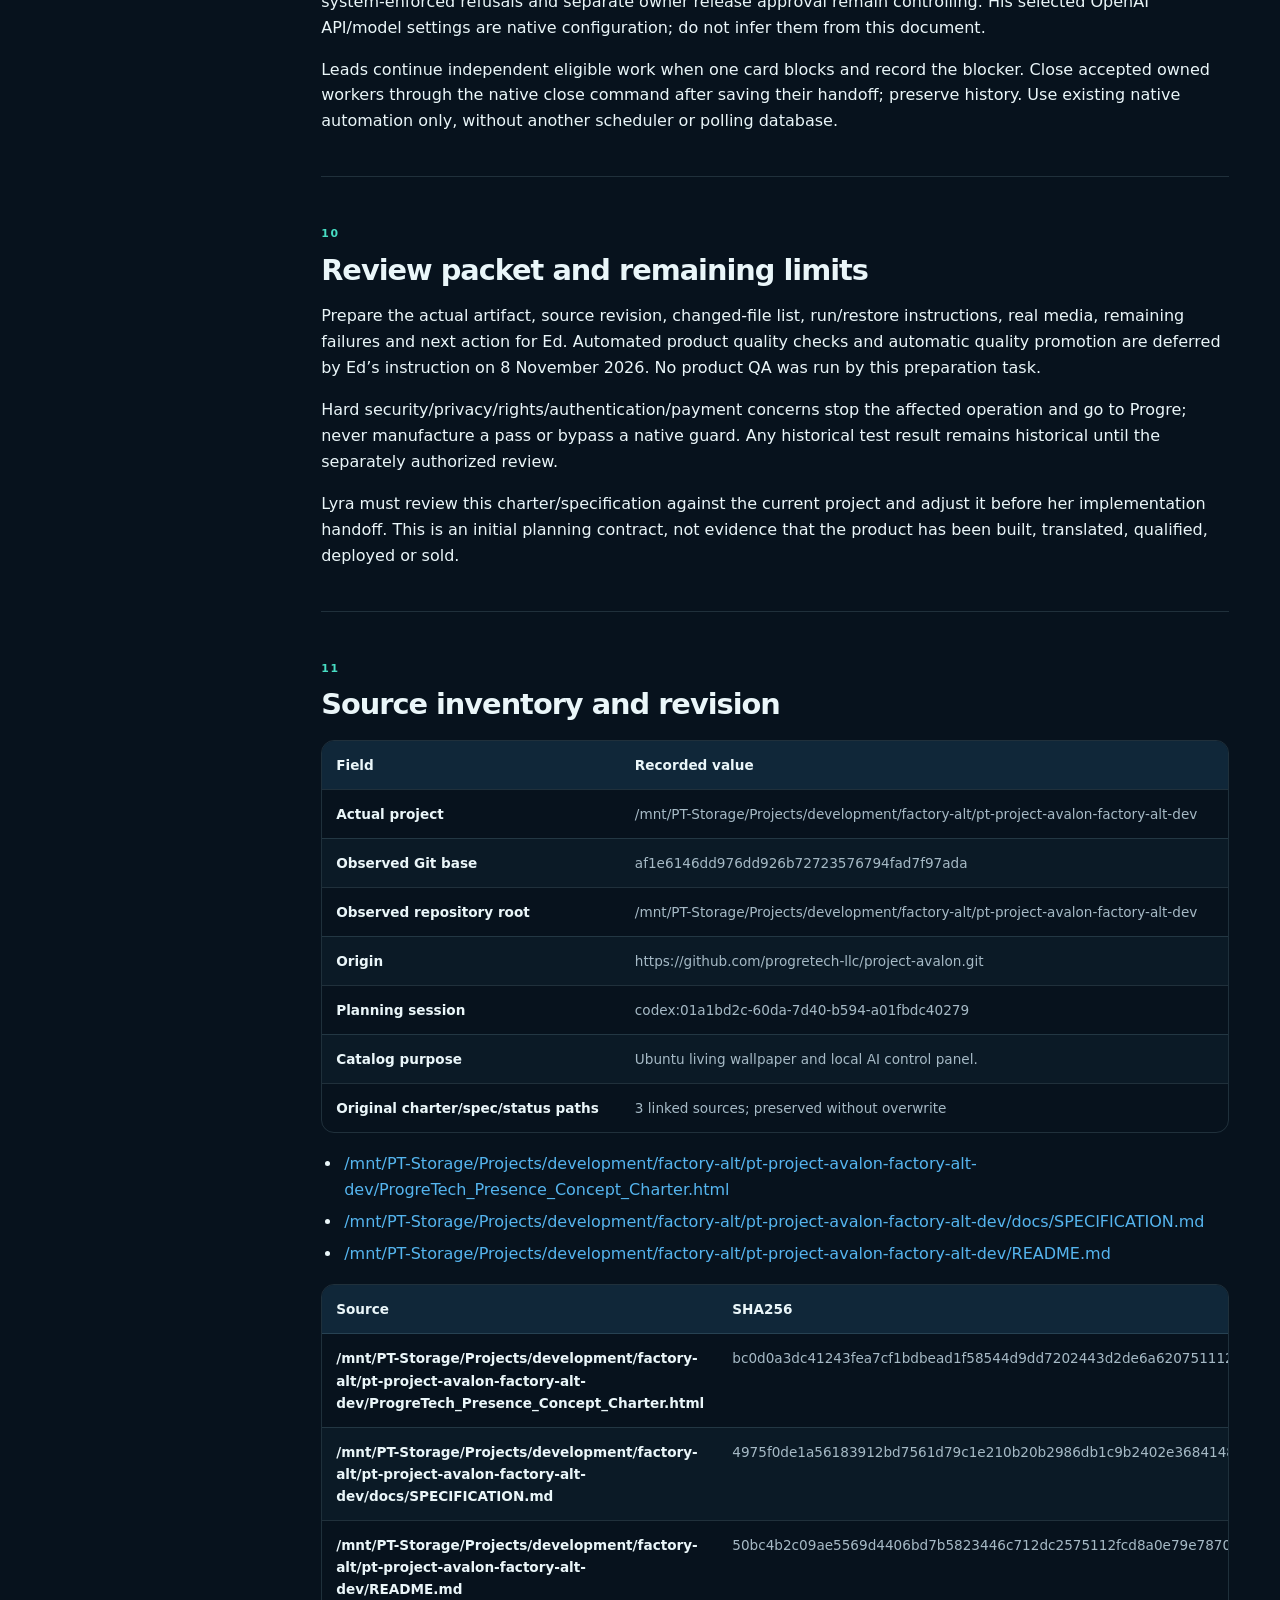
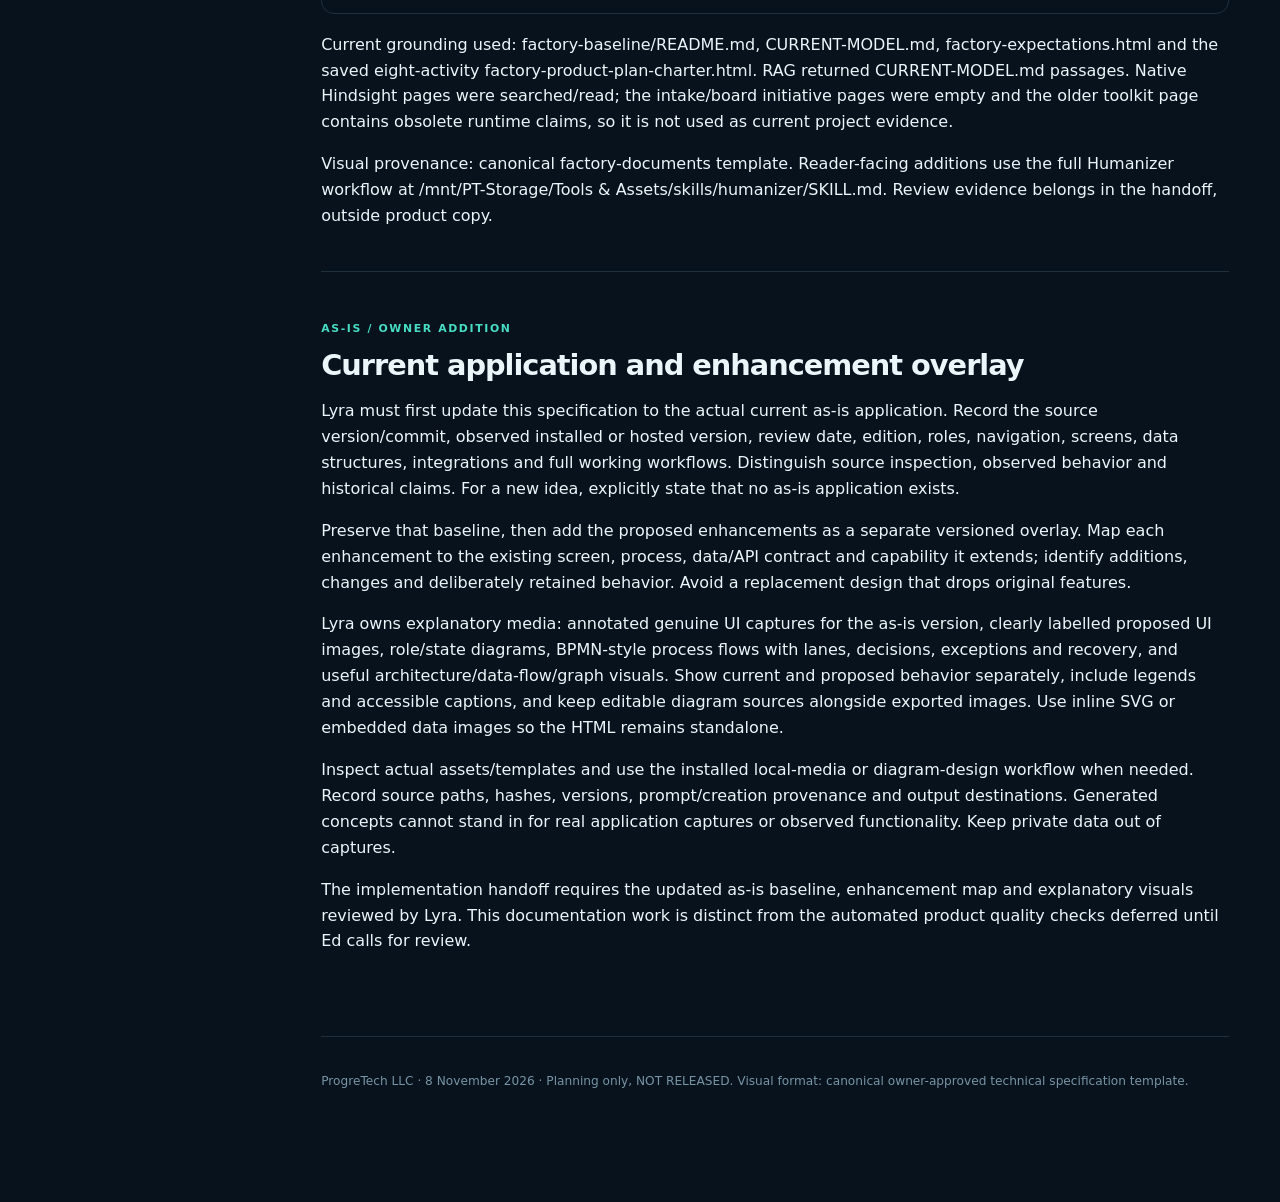
<file: docs/soak-20261108/charter-techspec.html>
<!doctype html><html lang="en"><head><meta charset="utf-8"><meta name="viewport" content="width=device-width,initial-scale=1"><title>Project Avalon · factory-alt charter and specification</title><style>
:root{color-scheme:dark;--bg:#07121d;--panel:#0d1d2b;--panel2:#102739;--card:#112233;--white:#eaf6f9;--sub:#a6bac6;--muted:#7894a4;--line:rgba(163,207,218,.16);--teal:#47ddc3;--cyan:#55b5ef;--green:#72e4ad;--gold:#ffd28a;--red:#ff9eaa;--nav:#091822;--shadow:0 18px 60px rgba(0,0,0,.15)}
[data-theme="light"]{color-scheme:light;--bg:#f3f7fa;--panel:#fff;--panel2:#eff7fa;--card:#fff;--white:#132b38;--sub:#485f6e;--muted:#648190;--line:rgba(21,62,83,.15);--teal:#087d71;--cyan:#0b68a5;--green:#11865d;--gold:#99600b;--red:#ae3444;--nav:#eaf1f5;--shadow:0 18px 50px rgba(28,59,72,.09)}
*{box-sizing:border-box}html{scroll-behavior:smooth;scroll-padding-top:35px}body{margin:0;font-family:Inter,ui-sans-serif,system-ui,-apple-system,BlinkMacSystemFont,"Segoe UI",sans-serif;background:var(--bg);color:var(--white);line-height:1.62}button,input{font:inherit}a{color:var(--cyan);text-decoration:none}a:hover{text-decoration:underline}p{margin:.55rem 0 1rem}strong{font-weight:690}h1,h2,h3,h4{letter-spacing:-.035em;line-height:1.2}h1{font-size:clamp(2.2rem,4.2vw,4.6rem);margin:.25em 0 .3em;max-width:1050px}h2{font-size:clamp(1.65rem,2.25vw,2.5rem);margin:0 0 16px}h3{font-size:1.18rem;margin:24px 0 11px}h4{font-size:1rem;margin:16px 0 7px}.eyebrow{text-transform:uppercase;color:var(--teal);font-weight:750;letter-spacing:.18em;font-size:.72rem}.wrap{max-width:1700px;margin:auto;display:grid;grid-template-columns:270px minmax(0,1fr)}.sidebar{position:sticky;top:0;align-self:start;height:100vh;background:var(--nav);border-right:1px solid var(--line);padding:29px 18px;overflow-y:auto;z-index:5}.brand{padding:0 9px 23px;display:flex;gap:12px;align-items:center}.brand-mark{display:grid;place-items:center;width:35px;height:35px;flex:none;background:linear-gradient(135deg,var(--teal),var(--cyan));border-radius:11px;color:#001821;font-weight:900}.brand strong{font-size:1rem;line-height:1.1;letter-spacing:-.03em}.brand small{display:block;color:var(--muted);font-size:.69rem;letter-spacing:.08em}.sidebar-label{padding:5px 11px 7px;color:var(--muted);font-size:.65rem;letter-spacing:.15em;font-weight:750;text-transform:uppercase}.nav a{display:flex;gap:9px;align-items:start;margin:2px 0;padding:9px 11px;border-radius:9px;color:var(--sub);font-size:.84rem;line-height:1.35}.nav a span{color:var(--muted);font-variant-numeric:tabular-nums;font-size:.73rem;margin-top:1px}.nav a:hover,.nav a.active{background:var(--panel2);color:var(--white);text-decoration:none}.nav a.active{box-shadow:inset 3px 0 var(--teal)}.sidebar-footer{border-top:1px solid var(--line);margin:25px 9px;padding-top:15px;font-size:.72rem;color:var(--muted)}.content{min-width:0}.toolbar{position:sticky;top:0;z-index:4;display:flex;align-items:center;gap:8px;flex-wrap:wrap;padding:10px clamp(20px,4vw,62px);border-bottom:1px solid var(--line);backdrop-filter:blur(18px);background:color-mix(in srgb,var(--bg) 88%,transparent)}.toolbar .spacer{flex:1}.btn{cursor:pointer;border:1px solid var(--line);background:var(--panel);padding:9px 12px;border-radius:9px;color:var(--white);font-size:.78rem;font-weight:650;white-space:nowrap}.btn:hover{border-color:var(--teal)}.btn.primary{background:var(--teal);color:#05212a;border-color:var(--teal)}.search{min-width:150px;max-width:290px;width:min(21vw,280px);background:var(--panel);border:1px solid var(--line);outline:none;color:var(--white);border-radius:9px;padding:9px 12px;font-size:.82rem}.search:focus{border-color:var(--teal)}.doc{max-width:1290px;padding:0 clamp(20px,4vw,62px) 100px;margin:auto}.hero{padding:65px 0 46px;position:relative;overflow:hidden}.hero:before{content:"";position:absolute;right:2%;top:10%;height:410px;width:410px;border-radius:50%;background:radial-gradient(circle,rgba(56,212,191,.12),transparent 70%);pointer-events:none}.lede{color:var(--sub);font-size:1.09rem;max-width:910px}.hero-tags,.chips{display:flex;gap:7px;flex-wrap:wrap}.chip{font-size:.75rem;font-weight:600;border:1px solid var(--line);background:var(--panel);padding:5px 10px;border-radius:100px;color:var(--sub)}.chip.ok{color:var(--green);border-color:color-mix(in srgb,var(--green) 35%,transparent)}.chip.plan{color:var(--gold);border-color:color-mix(in srgb,var(--gold) 35%,transparent)}.chip.no{color:var(--red);border-color:color-mix(in srgb,var(--red) 35%,transparent)}.quick-stats{display:grid;grid-template-columns:repeat(4,minmax(0,1fr));gap:10px;margin-top:34px}.stat{padding:18px;border:1px solid var(--line);border-radius:13px;background:var(--panel)}.stat strong{font-size:1.6rem;color:var(--teal);display:block;line-height:1.15}.stat span{font-size:.74rem;color:var(--sub)}.section{padding:48px 0 26px;border-top:1px solid var(--line)}.section-number{font-size:.68rem;font-weight:800;text-transform:uppercase;color:var(--teal);letter-spacing:.15em;margin-bottom:10px}.intro{max-width:950px;color:var(--sub);font-size:1.03rem}.grid2,.grid3,.grid4{display:grid;gap:13px;margin:19px 0}.grid2{grid-template-columns:repeat(2,minmax(0,1fr))}.grid3{grid-template-columns:repeat(3,minmax(0,1fr))}.grid4{grid-template-columns:repeat(4,minmax(0,1fr))}.card{padding:20px 21px;border:1px solid var(--line);background:var(--panel);border-radius:14px;box-shadow:var(--shadow)}.card h3{margin-top:0;font-size:1rem}.card p,.card li{color:var(--sub);font-size:.9rem}.card p:last-child{margin-bottom:0}.card .mini{font-size:.74rem;color:var(--muted)}.callout{padding:19px 20px;border-left:3px solid var(--teal);background:var(--panel2);border-radius:0 12px 12px 0;margin:20px 0}.callout.warn{border-left-color:var(--gold)}.callout.danger{border-left-color:var(--red)}.callout p:last-child{margin-bottom:0}.callout strong{color:var(--white)}.kpi{font-size:1.35rem;font-weight:760;color:var(--teal);line-height:1.1}.table-wrap{overflow-x:auto;margin:18px 0;border:1px solid var(--line);border-radius:13px}.data-table{width:100%;border-collapse:collapse;min-width:720px;font-size:.85rem}.data-table th{text-align:left;background:var(--panel2);color:var(--white);font-weight:730;padding:13px 14px;white-space:nowrap}.data-table td{padding:13px 14px;border-top:1px solid var(--line);vertical-align:top;color:var(--sub)}.data-table td:first-child{color:var(--white);font-weight:650}.data-table tr:nth-child(even) td{background:color-mix(in srgb,var(--panel) 74%,transparent)}.flowbox{border:1px solid var(--line);border-radius:14px;padding:22px;background:var(--panel)}.tier{border:1px solid var(--line);border-radius:11px;background:var(--panel2);text-align:center;padding:13px 16px;min-height:70px;display:flex;flex-direction:column;align-items:center;justify-content:center}.tier strong{display:block;font-size:.92rem}.tier small{display:block;font-size:.75rem;color:var(--sub);line-height:1.4;margin-top:4px}.tier.accent{border-color:color-mix(in srgb,var(--teal) 45%,transparent);background:color-mix(in srgb,var(--teal) 11%,var(--panel))}.tier.aqua{border-color:color-mix(in srgb,var(--cyan) 42%,transparent)}.down{color:var(--teal);text-align:center;margin:6px;font-size:18px;line-height:1}.flowrow{display:grid;grid-template-columns:repeat(3,minmax(0,1fr));gap:10px}.flowrow.four{grid-template-columns:repeat(4,minmax(0,1fr))}.flowrow.two{grid-template-columns:repeat(2,minmax(0,1fr))}ul,ol{padding-left:21px}li{padding-left:2px;margin-bottom:6px}code,pre{font-family:ui-monospace,SFMono-Regular,Consolas,"Liberation Mono",monospace}code{color:var(--teal);font-size:.87em;overflow-wrap:anywhere}pre{margin:0;white-space:pre-wrap;overflow-wrap:anywhere;font-size:.8rem;color:var(--white);line-height:1.64}pre code{color:inherit;font-size:inherit}.codebox{margin:18px 0;border:1px solid var(--line);background:#071521;color:#e5f5fa;border-radius:12px;overflow:hidden}.codehead{display:flex;align-items:center;gap:12px;justify-content:space-between;background:#0f2736;border-bottom:1px solid #1b4251;padding:9px 15px;font-size:.72rem;color:#b6d2dd}.codebody{padding:16px 18px;max-height:580px;overflow:auto}.codebox .btn{color:#eaf6f9;background:#163244;border-color:#3c6374}.steps{counter-reset:step}.step{position:relative;padding:6px 0 22px 48px;border-left:1px solid var(--line);margin-left:16px}.step:before{counter-increment:step;content:counter(step);position:absolute;left:-17px;top:1px;border-radius:100%;background:var(--panel2);border:1px solid var(--teal);width:32px;height:32px;display:grid;place-items:center;color:var(--teal);font-weight:800;font-size:.78rem}.step:last-child{border-left-color:transparent}.step h3{margin-top:0}.step p{color:var(--sub);font-size:.89rem}.priority{font-size:.7rem;text-transform:uppercase;font-weight:800;letter-spacing:.11em;color:var(--gold)}.checks{display:grid;grid-template-columns:repeat(2,minmax(0,1fr));gap:8px}.check{display:flex;align-items:flex-start;gap:10px;border:1px solid var(--line);border-radius:10px;padding:12px 13px;background:var(--panel);font-size:.83rem;color:var(--sub);cursor:pointer}.check input{accent-color:#24b7a7;margin-top:3px}.check:has(input:checked){border-color:color-mix(in srgb,var(--green) 35%,transparent);color:var(--white)}.progress{height:6px;background:var(--panel2);border-radius:99px;overflow:hidden;margin:14px 0}.progress>div{height:100%;width:0%;background:linear-gradient(90deg,var(--teal),var(--cyan));transition:width .2s}.small{font-size:.79rem;color:var(--muted)}.reference-list{columns:2;column-gap:30px}.reference-list li{break-inside:avoid;margin-bottom:10px;font-size:.82rem;color:var(--sub)}.reference-list a{overflow-wrap:anywhere}.prompt{font-size:.79rem;color:#e5f5fa;line-height:1.55;max-height:none}.prompt textarea{width:100%;min-height:750px;resize:vertical;background:transparent;border:0;outline:0;color:#e7f4f6;font:inherit;line-height:1.6;white-space:pre-wrap}.footer{padding:35px 0 10px;color:var(--muted);font-size:.76rem;border-top:1px solid var(--line);margin-top:40px}.only-mobile{display:none}.search-hidden{display:none !important}.note-label{font-size:.7rem;text-transform:uppercase;letter-spacing:.08em;font-weight:800;color:var(--teal)}.page-top-link{display:inline-block;margin-top:15px;font-size:.8rem}.figcaption{color:var(--muted);font-size:.73rem;margin-top:10px}.subtitle{color:var(--muted);font-size:.8rem;margin-top:0}.risk-low{color:var(--green)}.risk-med{color:var(--gold)}.risk-high{color:var(--red)}.toc-mini{display:grid;grid-template-columns:repeat(3,1fr);gap:8px}.toc-mini a{border:1px solid var(--line);padding:10px;border-radius:8px;color:var(--sub);font-size:.8rem;background:var(--panel)}.toc-mini a:hover{text-decoration:none;color:var(--teal)}
@media(max-width:1150px){.wrap{grid-template-columns:220px minmax(0,1fr)}.sidebar{padding:19px 9px}.grid4{grid-template-columns:repeat(2,minmax(0,1fr))}.flowrow.four{grid-template-columns:repeat(2,minmax(0,1fr))}}
@media(max-width:800px){.wrap{display:block}.sidebar{display:none}.toolbar{padding:9px 16px}.only-mobile{display:inline-block}.doc{padding:0 18px 70px}.hero{padding-top:38px}.quick-stats,.grid3,.grid2{grid-template-columns:repeat(2,minmax(0,1fr))}.flowrow{grid-template-columns:1fr}.reference-list{columns:1}.search{width:135px;min-width:115px}.toc-mini{grid-template-columns:repeat(2,1fr)}}
@media(max-width:520px){.quick-stats,.grid3,.grid2,.grid4,.flowrow.four,.flowrow.two,.checks{grid-template-columns:1fr}.toolbar .spacer{display:none}.toolbar{gap:5px}.toolbar .btn{padding:8px}.hero h1{font-size:2.15rem}.stat{padding:14px}.toc-mini{grid-template-columns:1fr}}
@media print{*{-webkit-print-color-adjust:exact;print-color-adjust:exact}html,body{background:white !important;color:#132735 !important}body{font-size:10pt}.sidebar,.toolbar,.btn,.page-top-link{display:none!important}.wrap{display:block}.doc{max-width:none;padding:0 12mm 0}.hero{padding:7mm 0 12mm}.section{padding:9mm 0 5mm;break-inside:auto;page-break-inside:auto}.card,.flowbox,.tier,.callout,.codebox,.step,.data-table tr{break-inside:avoid;page-break-inside:avoid}.card,.flowbox,.tier,.stat{box-shadow:none!important}.card,.stat,.tier,.flowbox,.codebox{border-color:#cad7dd;background:#fff;color:#132735}.card p,.card li,.subtitle,.intro,.lede,.small,.step p,.data-table td{color:#3b5360!important}.codebox{background:#e8eff2}.codehead{background:#dae6eb;color:#173b47}.codebody,.codebox pre,.prompt textarea{color:#173b47!important}.prompt textarea{min-height:0;height:auto;overflow:visible}.data-table th{background:#e6f0f4;color:#132735}.data-table td{background:white!important;border-color:#d1dfe5}.chip{background:white}.reference-list a{color:#086a8a}.section h2{color:#132735}.check{background:white;color:#344d5d}.footer{color:#7894a4}.callout{background:#eaf5f7}.tier.accent{background:#eaf8f3}.section-number,.eyebrow{color:#147a78}}

[hidden]{display:none!important}:focus-visible{outline:3px solid var(--teal);outline-offset:3px}.skip-link{position:fixed;left:12px;top:-100px;z-index:20;background:var(--panel);padding:10px}.skip-link:focus{top:10px}.intro,.lede{max-width:75ch}@media(prefers-reduced-motion:reduce){html{scroll-behavior:auto}*,*::before,*::after{transition:none!important}}@media print{.search-hidden{display:block!important}.only-mobile,.skip-link{display:none!important}.codebody{max-height:none;overflow:visible}.prompt-print{white-space:pre-wrap;color:#173b47!important;font:9pt/1.4 monospace}.prompt textarea{display:none!important}}
</style></head><body data-theme="dark" id="top"><a class="skip-link" href="#main-document">Skip to document</a><div class="wrap"><aside class="sidebar"><div class="brand"><div class="brand-mark">P</div><div><strong>ProgreTech</strong><small>CHARTER &amp; TECHNICAL SPECIFICATION</small></div></div><nav class="nav" id="side-nav"><a href="#scope"><span>01</span> Purpose, users and edition</a><a href="#value"><span>02</span> Value, priority and completion</a><a href="#behavior"><span>03</span> Functional contract</a><a href="#layout"><span>04</span> Layout, screens and interaction</a><a href="#assets"><span>05</span> Assets, banners, graphics and provenance</a><a href="#architecture"><span>06</span> Architecture and interfaces</a><a href="#security"><span>07</span> Data, rights and operating boundaries</a><a href="#phases"><span>08</span> Phases to completion</a><a href="#recovery"><span>09</span> Native ownership, failure recovery and escalation</a><a href="#acceptance"><span>10</span> Review packet and remaining limits</a><a href="#sources"><span>11</span> Source inventory and revision</a><a href="#asis"><span>+</span> As-is and enhancement visuals</a></nav></aside><main class="content"><div class="toolbar"><button class="btn only-mobile" id="contentsBtn" aria-controls="mobileNav" aria-expanded="false">Contents</button><input id="search" class="search" aria-label="Search chapters" placeholder="Filter chapters"><span class="small" role="status" id="searchStatus"></span><div class="spacer"></div><button class="btn" id="themeBtn" onclick="toggleTheme()">Light mode</button><button class="btn" onclick="window.print()">Print / PDF</button></div><div id="mobileNav" class="only-mobile" hidden><nav class="toc-mini"><a href="#scope"><span>01</span> Purpose, users and edition</a><a href="#value"><span>02</span> Value, priority and completion</a><a href="#behavior"><span>03</span> Functional contract</a><a href="#layout"><span>04</span> Layout, screens and interaction</a><a href="#assets"><span>05</span> Assets, banners, graphics and provenance</a><a href="#architecture"><span>06</span> Architecture and interfaces</a><a href="#security"><span>07</span> Data, rights and operating boundaries</a><a href="#phases"><span>08</span> Phases to completion</a><a href="#recovery"><span>09</span> Native ownership, failure recovery and escalation</a><a href="#acceptance"><span>10</span> Review packet and remaining limits</a><a href="#sources"><span>11</span> Source inventory and revision</a><a href="#asis"><span>+</span> As-is and enhancement visuals</a></nav></div><article class="doc" id="main-document"><header class="hero"><div class="eyebrow">FACTORY SOAK / 8 NOVEMBER 2026</div><h1>Project Avalon · factory-alt charter and specification</h1><p class="lede">Ubuntu living wallpaper and local AI control panel.</p><div class="hero-tags"><span class="chip">Planning packet; Lyra review pending</span><span class="chip">Revision 1.0</span></div></header><section class="section" id="scope"><div class="section-number">01</div><h2>Purpose, users and edition</h2><p>Ubuntu living wallpaper and local AI control panel.</p><p>Edition: factory-alt. REVIEW: internal maintenance or reuse proposal before any implementation.</p><p>Lyra owns requirements and asset direction. Mak owns engineering orchestration. Progre handles in-scope clarification, routine approvals and recovery. Codex prepares and directs this soak; no product development is performed in this planning task.</p></section><section class="section" id="value"><div class="section-number">02</div><h2>Value, priority and completion</h2><div class="table-wrap"><table class="data-table"><thead><tr><th scope="col">Priority</th><th scope="col">Value expectation</th><th scope="col">Next usable outcome</th></tr></thead><tbody><tr><td>5</td><td>Operational reliability or evidenced reuse; avoid speculative rewrites</td><td>Resolve the next source-backed requirement for Project Avalon; keep all remaining capabilities visible.</td></tr></tbody></table></div><p>Priority is an ordering judgment, not a revenue forecast. Existing correctness, rights and authentication blockers come before cosmetic work. New product ideas require the existing proposal approval; this packet does not approve a purchase or production release.</p></section><section class="section" id="behavior"><div class="section-number">03</div><h2>Functional contract</h2><p>Ubuntu living wallpaper and local AI control panel.</p><p>Preserve current data, operating-system and hardware boundaries. Review the existing project contract before extending its public surface.</p><p>Maintain a capability ledger with the actual implemented revision, remaining requirement, role, success path, failure path and evidence. Compare existing source before opening an implementation task; a folder, feature name or historic pass does not prove that work is pending or complete.</p><p>Retain all linked original requirements. If a requirement conflicts with current owner instructions, record the exact conflict and ask Progre for an in-scope decision.</p></section><section class="section" id="layout"><div class="section-number">04</div><h2>Layout, screens and interaction</h2><p>Retain the existing native interface and entry points. For a proposed web companion, use a compact overview, prerequisite checklist, authentic media and a clearly labelled workflow preview; keep native-only capabilities explicit.</p><p>Keep the original product identity and features. Adapt purchased layout structure through original Flask/Jinja/CSS where a PWA is appropriate; retain desktop/native interfaces where they are part of the product. Mobile reading order must keep labels, primary actions, errors and navigation visible.</p><p>Provide empty/loading/error/success states, keyboard focus, readable text and reduced-motion behavior. EN/ES/JA UI and buyer content must preserve identifiers and meaning. Lyra reviews complete saved translations before acceptance.</p></section><section class="section" id="assets"><div class="section-number">05</div><h2>Assets, banners, graphics and provenance</h2><div class="table-wrap"><table class="data-table"><thead><tr><th scope="col">Destination</th><th scope="col">Selected direction</th><th scope="col">Source / limits</th></tr></thead><tbody><tr><td>Page/layout reference</td><td>piku-creative-saas-software-php-template-2025-05-17-05-27-37-utc.zip</td><td>Piku_PHP_v1.0.0/Documentation/index.html</td></tr><tr><td>Product overview/banner</td><td>Calm, restrained banner; use real workflow media for functioning products</td><td>Existing app identity; concept artwork visibly labelled Concept preview / In development</td></tr><tr><td>Icons and typography</td><td>Existing product assets first; inspect business-icon and font packs for a specific gap</td><td>Tools &amp; Assets/25-Business-Icons-Pack-aimus2 and 650-Professional-Font-Bundle-9aihgp; inspect glyphs and terms before copying</td></tr><tr><td>Demonstration media</td><td>Desktop/mobile workflow captures plus optional short useful tutorial</td><td>No customer/private records, invented metrics or generated application screenshots</td></tr></tbody></table></div><p>The selected archive member was read as a layout reference. This does not clear every bundled image or distribution term. Record the chosen asset path, hash, terms, adaptation and output path before use; preserve originals. WorkDo in Needs Review is excluded because its payload identity is mismatched.</p><p>Use installed templates, reusable application sources, skeletons and model/media workflows when they fit the next capability. Inspect their actual source first. New model downloads, paid media, licenses and accounts require their existing authority.</p></section><section class="section" id="architecture"><div class="section-number">06</div><h2>Architecture and interfaces</h2><div class="flowbox"><div class="tier accent">Project Avalon user workflow and role boundary</div><div class="tier">Existing native implementation and explicit adapters</div><div class="tier">Preserved source-defined persistence, exports and integration contracts</div><div class="tier accent">Owned development workspace; native OpenHarness tasks; separate source publication and production approval</div></div><p>Preserve existing schemas, authenticated interfaces, compatibility and data migration behavior. Add explicit adapters for external providers. BYOM must explain consent, endpoint configuration, model requirements and fallback behavior without bundling secret values.</p><p>Hosted service and buyer source are separate editions. A missing service site gets a useful synthetic companion with clear boundaries, not a static claim of implemented functionality. Company hosting remains Hetzner; buyer cloud recipes remain separate.</p></section><section class="section" id="security"><div class="section-number">07</div><h2>Data, rights and operating boundaries</h2><p>Preserve current data, operating-system and hardware boundaries. Review the existing project contract before extending its public surface.</p><p>Keep credentials, real customer inputs, private databases, held Records, browser profiles and purchased application archives out of Git, board cards and public media. Use exact-scoped Infisical injection before declaring credentials unavailable.</p><p>Keep server-authoritative authorization, CSRF/session boundaries and private-response cache exclusions. Preserve payment/entitlement correctness, upstream notices, signed artifact identities and rollback. A deferred automated QA stage does not waive these boundaries.</p><p>Optional SAP BTP CloudFoundry Pythonbuildpack Functionalities must identify app-specific capabilities, entitlements, manifest/MTA and generated descriptor, XSUAA/approuter/adapters, cookbook and genuine CodeSeal scope. Label source/build evidence separately from tenant execution. Do not add a BTP runtime to a product without an applicable use case.</p></section><section class="section" id="phases"><div class="section-number">08</div><h2>Phases to completion</h2><div data-phased-contract="20261108-small"><h3>Small deliverables through completion</h3><p>Take one ready phase per instruction. Save its result, read it back, update the existing Kanban activity and name the next phase. If a phase is still too large, split it into child phases with separate outputs and completion checks. Choose the number from the work; there is no fixed phase count.</p><p>Keep the current as-is version and the proposed changes in this same approved standalone HTML format. Preserve the original scope and every unfinished requirement. Lyra refines and assigns one ready increment to Mak while continuing the next specification increment. Mak owns worker follow-up and integration. A blocker on one phase leaves independent eligible work available.</p><p>Each activity records the phase ID, owner/native session, exact input revision, saved artifact/hash, actual completion evidence, blocker and next phase. Kanban remains the work record. Send a short factual Telegram update through the existing native job when work advances or a meaningful blocker changes; do not duplicate updates or interrupt active work.</p><p>All phases start pending. A source inspection, completed scaffold or draft is a partial deliverable, not proof that the application or whole specification is finished. New ideas and restricted assets keep their existing approval holds. Product QA and release remain deferred until Ed calls for review.</p><h3>Requirement coverage</h3><div class="table-wrap"><table><thead><tr><th>Requirement</th><th>Preserved scope</th><th>Delivery phases</th></tr></thead><tbody><tr><td>R01</td><td>Ubuntu living wallpaper and local AI control panel.</td><td>R01.1, R01.2, R01.3</td></tr></tbody></table></div><h3>Phase plan</h3><div class="table-wrap"><table><thead><tr><th>Phase / owner / dependency</th><th>Bounded instruction</th><th>Saved result</th><th>Completion check / state</th></tr></thead><tbody><tr id="phase-B01"><td><code>B01</code><br>Lyra<br>After: none</td><td>Record one current source revision and the exact edition for Project Avalon.</td><td>A baseline note in this spec with actual project path, commit or version, observation type and unresolved access.</td><td>Read the selected source or native status; distinguish source facts, running behavior and historical evidence.<br>Status: Pending</td></tr><tr id="phase-B02"><td><code>B02</code><br>Lyra<br>After: B01</td><td>Reconcile one existing workflow and its remaining requirement; retain every original capability.</td><td>A capability ledger row linked to the original source and this spec.</td><td>The row states current behavior, proposed change, retained behavior and the next bounded phase.<br>Status: Pending</td></tr><tr id="phase-U01"><td><code>U01</code><br>Lyra<br>After: B01</td><td>Describe one current screen or interface from the named layout: Retain the existing native interface and entry points. For a proposed web companion, use a compact overview, prerequisite checklist, authentic media and a clearly labelled workflow preview; keep native-only capabilities explicit.</td><td>One screen/state entry in this spec; genuine capture if available, otherwise an explicit source-only observation.</td><td>Name the role, entry point, primary action and existing navigation. Preserve original features and label concepts.<br>Status: Pending</td></tr><tr id="phase-A01"><td><code>A01</code><br>Lyra<br>After: B02</td><td>Inspect the selected layout reference /mnt/PT-Storage/Tools &amp; Assets/Purchased Packs/Website and UI Templates/piku-creative-saas-software-php-template-2025-05-17-05-27-37-utc.zip :: Piku_PHP_v1.0.0/Documentation/index.html.</td><td>One provenance entry: original path/member, hash, relevant terms, intended adaptation and scoped destination.</td><td>Inspect actual source or asset bytes; keep originals intact, preserve edition layout and exclude the held WorkDo mismatch.<br>Status: Pending</td></tr><tr id="phase-D01"><td><code>D01</code><br>Lyra<br>After: B02</td><td>Document one input/output or state boundary for the first requirement below.</td><td>A small role/input/result/error contract in this spec with the source field or interface it extends.</td><td>A worker can identify the exact existing file/interface and one successful or failed outcome without rediscovering the portfolio.<br>Status: Pending</td></tr><tr id="phase-V01"><td><code>V01</code><br>Lyra<br>After: D01</td><td>Draw one current-to-proposed process fragment for the first requirement.</td><td>A labelled editable inline SVG or embedded diagram with actor, action, decision and failure/recovery path.</td><td>Keep current and proposed behavior distinct; add a caption and preserve editable source. Expand other process fragments in later phases.<br>Status: Pending</td></tr><tr id="phase-R01.1"><td><code>R01.1</code><br>Lyra<br>After: B02,D01</td><td>Specify this requirement as one next behavior: Ubuntu living wallpaper and local AI control panel.</td><td>One requirement row with an exact target file/interface, role, input, output, exception and retained behavior.</td><td>If this still contains several independent behaviors, add child phases R01.1a, R01.1b and continue until each can finish in one turn. Keep all remainder visible.<br>Status: Pending</td></tr><tr id="phase-R01.2"><td><code>R01.2</code><br>Mak / owned worker<br>After: R01.1,A01</td><td>Complete the first ready behavior from R01.1; preserve the complete requirement: Ubuntu living wallpaper and local AI control panel.</td><td>One usable development artifact or a corrected source finding, with actual path/revision and remaining work.</td><td>Required idea/rights approval must exist before implementation. Read the saved artifact, verify its intended behavior within authorized focused checks, and record exact blockers. Do not start automated product QA. <br>Status: Pending; implementation holds apply</td></tr><tr id="phase-R01.3"><td><code>R01.3</code><br>Lyra + Mak<br>After: R01.2</td><td>Integrate the delivered part of R01 into its existing workflow and update the requirement ledger.</td><td>A coverage row linking the changed artifact to the requirement, its limits and the next unfinished child phase.</td><td>Read the actual delivered bytes and source meaning. A worker exit, message, scheduled tick or document title does not complete the requirement.<br>Status: Pending</td></tr><tr id="phase-C01"><td><code>C01</code><br>Lyra<br>After: R01.3</td><td>Revise one English screen/help/specification unit for the implemented requirement using Humanizer.</td><td>The saved English unit in its actual destination, plus review evidence in the task handoff.</td><td>Read the complete unit; preserve factual claims, examples, technical identifiers and supported limitations.<br>Status: Pending</td></tr><tr id="phase-C02"><td><code>C02</code><br>Lyra<br>After: C01</td><td>Translate the same accepted unit into Spanish.</td><td>The Spanish unit linked to its English source revision.</td><td>Read the full translation against that exact English unit; preserve behavior and supported claims.<br>Status: Pending</td></tr><tr id="phase-C03"><td><code>C03</code><br>Lyra<br>After: C01</td><td>Translate the same accepted unit into Japanese.</td><td>The Japanese unit linked to its English source revision.</td><td>Read the full translation against that exact English unit; preserve examples and technical identifiers.<br>Status: Pending</td></tr><tr id="phase-M01"><td><code>M01</code><br>Lyra<br>After: U01,R01.3</td><td>Prepare one useful UI explanation, graph, banner or asset for the completed workflow when applicable.</td><td>One reviewed asset or a specific recorded non-applicability decision, with destination, provenance and caption.</td><td>Inspect the actual output. Use genuine captures for implemented behavior and label generated concepts. Add further assets as separate phases.<br>Status: Pending</td></tr><tr id="phase-I01"><td><code>I01</code><br>Mak<br>After: R01.3</td><td>Join the completed increments into one usable development workflow.</td><td>A pinned integration revision, run instructions and a list of unimplemented or blocked requirements.</td><td>Preserve existing functions and inspect integration artifacts. Repeat per workflow; no quality promotion or release certification is authorized here.<br>Status: Pending</td></tr><tr id="phase-S01"><td><code>S01</code><br>Authorized lead<br>After: any completed useful phase; repeat</td><td>Publish the intended nonsecret source and documentation checkpoint to the canonical company repository.</td><td>A WIP branch/commit and live remote reference, with artifact hashes, native task and remaining work.</td><td>Inspect the intended diff, preserve other owners and verify the actual remote ref. Source publication is separate from installation and deployment.<br>Status: Pending</td></tr><tr id="phase-O01"><td><code>O01</code><br>Lyra + Mak<br>After: S01,C02,C03,M01</td><td>Prepare one owner review packet when this spec has no unexplained remaining requirements.</td><td>Requirement coverage, actual artifacts/revision, media/copy versions, known failures, recovery and proposed next action.</td><td>Every original requirement is linked to completed evidence, a justified non-applicability decision or a specific hold. Partial increments remain WIP.<br>Status: Pending</td></tr><tr id="phase-O02"><td><code>O02</code><br>Ed / authorized leads<br>After: O01</td><td>After Ed calls for review, follow the separately authorized quality and release steps for the exact candidate.</td><td>The separately authorized review/approval and destination evidence required by current factory rules.</td><td>HOLD during this soak: no automated product QA, quality promotion, production deployment or commercial enabling follows from this phase plan.<br>Status: Held until Ed calls for review</td></tr></tbody></table></div><details><summary>Original milestone commitments (preserved)</summary><div class="table-wrap"><table class="data-table"><thead><tr><th scope="col">Phase</th><th scope="col">Lead and deliverable</th><th scope="col">Exit / next action</th></tr></thead><tbody><tr><td>0. Reconcile</td><td>Lyra: read this packet and original source/status; identify the exact owned next capability</td><td>Update the same project/requirement card and preserve existing worker/task identity</td></tr><tr><td>1. Design</td><td>Lyra: confirm the named screens, purchased reference, data contract and complete EN/ES/JA guidance</td><td>Save a bounded implementation brief and scoped asset provenance</td></tr><tr><td>2. Implement</td><td>Mak: commission or resume the correct role-named OpenHarness worker in this project</td><td>Produce the smallest usable capability; retain a list of unfinished features</td></tr><tr><td>3. Prepare review</td><td>Mak/Lyra: inspect artifacts, save run instructions, source revision, limits and recovery</td><td>No automated quality-review job or quality promotion during this soak; await Ed’s call</td></tr><tr><td>4. Deliver source</td><td>Authorized lead: publish intended nonsecret source to canonical progretech-llc</td><td>Verify live remote; mark WIP/NOT RELEASED and preserve the exact review candidate</td></tr><tr><td>5. Owner review and release</td><td>Ed calls for review; execute separately authorized review/release steps</td><td>No production deployment, commercial enabling or quality certification is inferred from a WIP push</td></tr></tbody></table></div><p>Buyer packages need product-specific Windows/Ubuntu/macOS AI CLI setup, ready-to-use deployment/configuration prompts, optional manual instructions, supported cloud procedures and operations/recovery. Identify unsupported targets honestly.</p></details></div></section><section class="section" id="recovery"><div class="section-number">09</div><h2>Native ownership, failure recovery and escalation</h2><p>Lyra and Mak orchestrate workers through the installed OpenHarness lifecycle. Retain one writer per source scope, native IDs, actual project directory, base revision and artifact paths. Inspect current activity before a follow-up; elapsed time or an idle label alone does not prove a stall.</p><p>On an actual failure, preserve the error and partial artifact, correct the exact command/path/schema on the same owned task, then use an authorized alternative route if needed. If native ownership prevents restart or reroute, contact Progre with the card, session, project, failed step and requested decision. Do not create a second writer to bypass a refusal.</p><p>Progre has Ed’s delegated in-scope direction and routine approval authority for this soak. Spending, held data, system-enforced refusals and separate owner release approval remain controlling. His selected OpenAI API/model settings are native configuration; do not infer them from this document.</p><p>Leads continue independent eligible work when one card blocks and record the blocker. Close accepted owned workers through the native close command after saving their handoff; preserve history. Use existing native automation only, without another scheduler or polling database.</p></section><section class="section" id="acceptance"><div class="section-number">10</div><h2>Review packet and remaining limits</h2><p>Prepare the actual artifact, source revision, changed-file list, run/restore instructions, real media, remaining failures and next action for Ed. Automated product quality checks and automatic quality promotion are deferred by Ed’s instruction on 8 November 2026. No product QA was run by this preparation task.</p><p>Hard security/privacy/rights/authentication/payment concerns stop the affected operation and go to Progre; never manufacture a pass or bypass a native guard. Any historical test result remains historical until the separately authorized review.</p><p>Lyra must review this charter/specification against the current project and adjust it before her implementation handoff. This is an initial planning contract, not evidence that the product has been built, translated, qualified, deployed or sold.</p></section><section class="section" id="sources"><div class="section-number">11</div><h2>Source inventory and revision</h2><div class="table-wrap"><table class="data-table"><thead><tr><th scope="col">Field</th><th scope="col">Recorded value</th></tr></thead><tbody><tr><td>Actual project</td><td>/mnt/PT-Storage/Projects/development/factory-alt/pt-project-avalon-factory-alt-dev</td></tr><tr><td>Observed Git base</td><td>af1e6146dd976dd926b72723576794fad7f97ada</td></tr><tr><td>Observed repository root</td><td>/mnt/PT-Storage/Projects/development/factory-alt/pt-project-avalon-factory-alt-dev</td></tr><tr><td>Origin</td><td>https://github.com/progretech-llc/project-avalon.git</td></tr><tr><td>Planning session</td><td>codex:01a1bd2c-60da-7d40-b594-a01fbdc40279</td></tr><tr><td>Catalog purpose</td><td>Ubuntu living wallpaper and local AI control panel.</td></tr><tr><td>Original charter/spec/status paths</td><td>3 linked sources; preserved without overwrite</td></tr></tbody></table></div><ul><li><a href="/mnt/PT-Storage/Projects/development/factory-alt/pt-project-avalon-factory-alt-dev/ProgreTech_Presence_Concept_Charter.html">/mnt/PT-Storage/Projects/development/factory-alt/pt-project-avalon-factory-alt-dev/ProgreTech_Presence_Concept_Charter.html</a></li><li><a href="/mnt/PT-Storage/Projects/development/factory-alt/pt-project-avalon-factory-alt-dev/docs/SPECIFICATION.md">/mnt/PT-Storage/Projects/development/factory-alt/pt-project-avalon-factory-alt-dev/docs/SPECIFICATION.md</a></li><li><a href="/mnt/PT-Storage/Projects/development/factory-alt/pt-project-avalon-factory-alt-dev/README.md">/mnt/PT-Storage/Projects/development/factory-alt/pt-project-avalon-factory-alt-dev/README.md</a></li></ul><div class="table-wrap"><table class="data-table"><thead><tr><th scope="col">Source</th><th scope="col">SHA256</th></tr></thead><tbody><tr><td>/mnt/PT-Storage/Projects/development/factory-alt/pt-project-avalon-factory-alt-dev/ProgreTech_Presence_Concept_Charter.html</td><td>bc0d0a3dc41243fea7cf1bdbead1f58544d9dd7202443d2de6a620751112a2ed</td></tr><tr><td>/mnt/PT-Storage/Projects/development/factory-alt/pt-project-avalon-factory-alt-dev/docs/SPECIFICATION.md</td><td>4975f0de1a56183912bd7561d79c1e210b20b2986db1c9b2402e3684148f3844</td></tr><tr><td>/mnt/PT-Storage/Projects/development/factory-alt/pt-project-avalon-factory-alt-dev/README.md</td><td>50bc4b2c09ae5569d4406bd7b5823446c712dc2575112fcd8a0e79e787099b28</td></tr></tbody></table></div><p>Current grounding used: factory-baseline/README.md, CURRENT-MODEL.md, factory-expectations.html and the saved eight-activity factory-product-plan-charter.html. RAG returned CURRENT-MODEL.md passages. Native Hindsight pages were searched/read; the intake/board initiative pages were empty and the older toolkit page contains obsolete runtime claims, so it is not used as current project evidence.</p><p>Visual provenance: canonical factory-documents template. Reader-facing additions use the full Humanizer workflow at /mnt/PT-Storage/Tools &amp; Assets/skills/humanizer/SKILL.md. Review evidence belongs in the handoff, outside product copy.</p></section><section id="asis" class="section"><div class="section-number">AS-IS / OWNER ADDITION</div><h2>Current application and enhancement overlay</h2><p>Lyra must first update this specification to the actual current as-is application. Record the source version/commit, observed installed or hosted version, review date, edition, roles, navigation, screens, data structures, integrations and full working workflows. Distinguish source inspection, observed behavior and historical claims. For a new idea, explicitly state that no as-is application exists.</p><p>Preserve that baseline, then add the proposed enhancements as a separate versioned overlay. Map each enhancement to the existing screen, process, data/API contract and capability it extends; identify additions, changes and deliberately retained behavior. Avoid a replacement design that drops original features.</p><p>Lyra owns explanatory media: annotated genuine UI captures for the as-is version, clearly labelled proposed UI images, role/state diagrams, BPMN-style process flows with lanes, decisions, exceptions and recovery, and useful architecture/data-flow/graph visuals. Show current and proposed behavior separately, include legends and accessible captions, and keep editable diagram sources alongside exported images. Use inline SVG or embedded data images so the HTML remains standalone.</p><p>Inspect actual assets/templates and use the installed local-media or diagram-design workflow when needed. Record source paths, hashes, versions, prompt/creation provenance and output destinations. Generated concepts cannot stand in for real application captures or observed functionality. Keep private data out of captures.</p><p>The implementation handoff requires the updated as-is baseline, enhancement map and explanatory visuals reviewed by Lyra. This documentation work is distinct from the automated product quality checks deferred until Ed calls for review.</p></section><footer class="footer">ProgreTech LLC · 8 November 2026 · Planning only, NOT RELEASED. Visual format: canonical owner-approved technical specification template.</footer></article></main></div><script>
const sections=[...document.querySelectorAll('article section')];const links=[...document.querySelectorAll('#side-nav a')];
function toggleTheme(){const light=document.body.dataset.theme==='dark';document.body.dataset.theme=light?'light':'dark';document.getElementById('themeBtn').textContent=light?'Dark mode':'Light mode'}
document.getElementById('contentsBtn').addEventListener('click',e=>{const nav=document.getElementById('mobileNav');nav.hidden=!nav.hidden;e.currentTarget.setAttribute('aria-expanded',String(!nav.hidden))});
document.getElementById('search').addEventListener('input',e=>{const q=e.target.value.trim().toLowerCase();sections.forEach(s=>s.classList.toggle('search-hidden',!!q&&!s.textContent.toLowerCase().includes(q)));links.forEach(a=>{a.hidden=document.querySelector(a.getAttribute('href')).classList.contains('search-hidden')});document.getElementById('searchStatus').textContent=sections.filter(s=>!s.classList.contains('search-hidden')).length+' chapters shown'});
const observer=new IntersectionObserver(entries=>{const hit=entries.find(e=>e.isIntersecting);if(hit)links.forEach(a=>a.classList.toggle('active',a.hash==='#'+hit.target.id))},{rootMargin:'-10% 0px -55% 0px'});sections.forEach(s=>observer.observe(s));
</script></body></html>
</file>
<file: static/app.css>
:root {
  color-scheme: dark;
  --bg: #090e16;
  --surface: #101721;
  --raised: #151e2a;
  --border: #293442;
  --text: #edf4fa;
  --muted: #a0b0c1;
  --cyan: #79dce8;
  --purple: #b4a1ee;
  --gold: #e4bf7a;
  --red: #ffaaa1;
  --green: #8dd7b1;
  --radius: 12px;
  font-family: "Ubuntu Sans", "Ubuntu", "Noto Sans", sans-serif;
  font-size: 15px;
}
* {
  box-sizing: border-box;
}
body {
  margin: 0;
  background: var(--bg);
  color: var(--text);
}
button,
input,
select,
textarea {
  font: inherit;
}
button,
select {
  cursor: pointer;
}
button {
  border: 1px solid var(--border);
  border-radius: 8px;
  padding: 10px 16px;
  color: var(--text);
  background: var(--raised);
  transition:
    background 150ms,
    border-color 150ms;
}
button:hover:not(:disabled) {
  background: #202d3c;
  border-color: #60768b;
}
button:active:not(:disabled) {
  background: #27394a;
}
button:disabled {
  opacity: 0.42;
  cursor: not-allowed;
}
input,
textarea,
select {
  color: var(--text);
  background: #0c131d;
  border: 1px solid #394757;
  border-radius: 8px;
  padding: 11px 12px;
  min-width: 0;
}
textarea {
  resize: vertical;
}
input::placeholder,
textarea::placeholder {
  color: #91a2b5;
}
select {
  padding-right: 28px;
  max-width: 100%;
}
:focus-visible {
  outline: 2px solid var(--cyan);
  outline-offset: 3px;
}
::selection {
  background: #36667b;
  color: #fff;
}
a {
  color: var(--cyan);
  text-underline-offset: 4px;
}
h1,
h2,
h3,
p {
  margin: 0;
}
h1 {
  font-size: 1.8rem;
  font-weight: 500;
  letter-spacing: -0.025em;
}
h2 {
  font-size: 1.08rem;
  font-weight: 500;
}
h3 {
  font-size: 1.08rem;
  font-weight: 500;
}
p {
  line-height: 1.55;
}
small,
.field-note {
  font-size: 0.8rem;
  color: var(--muted);
  line-height: 1.5;
}
.icon {
  width: 20px;
  height: 20px;
  stroke: currentColor;
  fill: none;
  stroke-width: 1.5;
  stroke-linecap: round;
  stroke-linejoin: round;
  flex-shrink: 0;
}
.icon-defs {
  position: absolute;
  width: 0;
  height: 0;
  overflow: hidden;
}
.shell {
  display: grid;
  grid-template-columns: 196px minmax(0, 1fr);
  min-height: 100dvh;
}
.rail {
  display: flex;
  flex-direction: column;
  padding: 32px 20px 24px;
  border-right: 1px solid #202c3a;
  background: #0b111a;
}
.brand {
  display: flex;
  align-items: center;
  gap: 12px;
  color: var(--text);
  text-decoration: none;
  margin-bottom: 52px;
}
.brand > svg {
  width: 32px;
  height: 36px;
  fill: none;
  stroke: var(--cyan);
  stroke-width: 1.6;
  stroke-linecap: round;
  stroke-linejoin: round;
}
.brand > span {
  font-size: 1.55rem;
  letter-spacing: -0.025em;
}
.brand small {
  display: block;
  font-size: 0.58rem;
  letter-spacing: 0.12em;
  margin-top: 5px;
  color: #a7bacb;
}
nav {
  display: grid;
  gap: 8px;
}
.nav-item {
  display: flex;
  gap: 12px;
  align-items: center;
  border: 1px solid transparent;
  background: none;
  text-align: left;
  padding: 13px 12px;
  color: #b0bdcd;
}
.nav-item.selected {
  background: #172534;
  border-color: #314558;
  color: var(--cyan);
}
.rail-bottom {
  margin-top: auto;
  padding: 48px 8px 0;
  font-size: 0.8rem;
  color: #c6d3e1;
}
.rail-bottom small {
  display: block;
  margin: 9px 0 0 14px;
  font-size: 0.8rem;
  max-width: 130px;
}
.local-dot {
  width: 6px;
  height: 6px;
  display: inline-block;
  border-radius: 50%;
  background: var(--green);
  margin-right: 7px;
}
main {
  padding: 32px 36px 18px;
  min-width: 0;
  max-width: 1640px;
  width: 100%;
  margin: 0 auto;
}
.page-header {
  display: flex;
  align-items: center;
  justify-content: space-between;
  gap: 20px;
  margin-bottom: 28px;
}
.page-header p {
  font-size: 0.85rem;
  color: var(--muted);
  margin-top: 5px;
}
.wallpaper-control {
  display: flex;
  align-items: center;
  gap: 12px;
  color: var(--muted);
  font-size: 0.8rem;
}
.wallpaper-control select {
  padding: 9px 28px 9px 11px;
  font-size: 0.8rem;
}
.presence-view {
  display: grid;
  grid-template-columns: minmax(300px, 0.88fr) minmax(340px, 1.12fr);
  gap: 28px;
  min-height: 650px;
  height: calc(100dvh - 166px);
  max-height: 1000px;
}
.presence-column {
  display: flex;
  flex-direction: column;
  min-height: 0;
}
.body-preview {
  position: relative;
  min-height: 250px;
  flex: 1;
  overflow: hidden;
  background: #080e18;
  border: 1px solid #243240;
  border-radius: var(--radius);
}
#presence-canvas, .galaxy-preview {
  display: block;
  width: 100%;
  height: 100%;
  position: absolute;
  inset: 0;
}
.preview-caption {
  position: absolute;
  left: 24px;
  right: 24px;
  bottom: 24px;
  text-align: center;
}
.connection-label {
  font-size: 0.8rem;
  color: var(--cyan);
  display: inline-block;
  margin-bottom: 9px;
}
.preview-caption h2 {
  font-size: 1.5rem;
  letter-spacing: -0.015em;
}
.preview-caption p {
  font-size: 0.8rem;
  color: var(--muted);
  margin-top: 8px;
}
.target-controls {
  padding: 22px 2px 0;
}
.section-heading {
  display: flex;
  align-items: center;
  justify-content: space-between;
  gap: 16px;
  margin-bottom: 18px;
}
.section-heading h2 {
  font-size: 0.95rem;
}
.text-button {
  padding: 4px 0;
  border: 0;
  background: none;
  color: var(--cyan);
  font-size: 0.8rem;
  white-space: nowrap;
}
.text-button:hover:not(:disabled) {
  background: none;
  border: 0;
  color: #c4f6ff;
}
label:not(.wallpaper-control, .checkbox-label) {
  display: block;
  font-size: 0.8rem;
  color: #c6d3df;
  margin-bottom: 8px;
}
.target-controls select {
  width: 100%;
  font-size: 0.85rem;
}
.field-note {
  margin-top: 8px;
  margin-bottom: 16px;
}
.target-controls > .field-note:last-child {
  margin-bottom: 0;
}
.target-actions {
  display: flex;
  gap: 10px;
  margin-top: 18px;
}
.target-actions .primary {
  flex: 1;
}
.primary {
  color: #07141b;
  background: var(--cyan);
  border-color: var(--cyan);
  font-weight: 500;
}
.primary:hover:not(:disabled) {
  color: #07141b;
  background: #b0eef5;
  border-color: #b0eef5;
}
.primary:active:not(:disabled) {
  background: #5ec5d1;
}
.quiet {
  background: transparent;
}
.conversation {
  display: flex;
  min-width: 0;
  min-height: 0;
  flex-direction: column;
  border: 1px solid var(--border);
  border-radius: var(--radius);
  background: var(--surface);
  overflow: hidden;
}
.conversation-header {
  padding: 20px 24px;
  display: flex;
  align-items: center;
  justify-content: space-between;
  border-bottom: 1px solid var(--border);
  gap: 16px;
}
.conversation-header h2 {
  font-size: 1.05rem;
  overflow-wrap: anywhere;
}
.conversation-header p {
  font-size: 0.8rem;
  color: var(--muted);
  margin-top: 6px;
  overflow-wrap: anywhere;
}
.icon-button {
  padding: 7px;
  display: inline-flex;
  align-items: center;
  justify-content: center;
  flex-shrink: 0;
}
.messages {
  flex: 1;
  overflow: auto;
  padding: 24px;
  scrollbar-color: #3a4d61 transparent;
  scrollbar-width: thin;
  min-height: 200px;
}
.empty-chat {
  min-height: 280px;
  height: 100%;
  display: flex;
  flex-direction: column;
  align-items: center;
  justify-content: center;
  text-align: center;
  max-width: 330px;
  margin: auto;
  padding: 28px 10px;
}
.empty-chat > .icon {
  width: 32px;
  height: 32px;
  color: var(--cyan);
  margin-bottom: 22px;
}
.empty-chat h3 {
  font-size: 1.22rem;
  letter-spacing: -0.015em;
}
.empty-chat p {
  font-size: 0.88rem;
  color: var(--muted);
  margin-top: 12px;
}
.message {
  margin-bottom: 26px;
  max-width: 75ch;
}
.message header {
  display: flex;
  align-items: center;
  gap: 10px;
  margin-bottom: 9px;
  font-size: 0.8rem;
  color: var(--cyan);
  font-weight: 500;
}
.message[data-role="user"] header {
  color: #c4cfdb;
}
.message header span {
  font-size: 0.8rem;
  color: var(--muted);
  font-weight: 400;
}
.message p {
  font-size: 0.92rem;
  line-height: 1.65;
  white-space: pre-wrap;
  overflow-wrap: anywhere;
}
.message[data-status="cancelled"] p,
.message[data-status="interrupted"] p {
  color: var(--muted);
}
.turn-bar {
  display: flex;
  align-items: center;
  justify-content: space-between;
  gap: 16px;
  padding: 10px 24px;
  font-size: 0.8rem;
  color: var(--muted);
  border-top: 1px solid #23303e;
}
.stop-button {
  display: flex;
  align-items: center;
  gap: 6px;
  padding: 5px 9px;
  font-size: 0.8rem;
}
.stop-button > .icon {
  width: 14px;
  height: 14px;
}
.composer {
  display: grid;
  grid-template-columns: minmax(0, 1fr) 44px;
  align-items: stretch;
  gap: 10px;
  padding: 16px 20px 12px;
}
.composer textarea {
  width: 100%;
  background: #0c131c;
  line-height: 1.5;
  min-height: 68px;
  max-height: 180px;
  font-size: 0.9rem;
}
.composer .primary {
  padding: 0;
  display: flex;
  align-items: center;
  justify-content: center;
}
.composer > p {
  grid-column: 1/-1;
  color: var(--muted);
  font-size: 0.8rem;
}
.page-footer {
  display: flex;
  justify-content: space-between;
  gap: 16px;
  font-size: 0.8rem;
  color: #9cafbf;
  margin-top: 18px;
}
.page-footer i {
  display: inline-block;
  width: 3px;
  height: 3px;
  border-radius: 50%;
  background: #64778a;
  margin: 0 9px 3px;
}
.access-note {
  margin-bottom: 16px;
  font-size: 0.84rem;
  color: var(--muted);
}
#notice {
  padding: 13px 16px;
  border: 1px solid #806250;
  border-radius: 8px;
  background: #201c19;
  color: #f5d4b4;
  margin-bottom: 20px;
  font-size: 0.86rem;
  overflow-wrap: anywhere;
}
#notice[data-kind="success"] {
  border-color: #315b4b;
  background: #101f1b;
  color: #b5e5ca;
}
.view-intro {
  margin: 10px 0 36px;
  max-width: 680px;
}
.view-intro h2 {
  font-size: 1.5rem;
  letter-spacing: -0.02em;
}
.view-intro p {
  font-size: 0.9rem;
  color: var(--muted);
  margin-top: 12px;
}
.sessions-view,
.permissions-view {
  min-height: calc(100dvh - 184px);
}
.session-list {
  max-width: 1000px;
}
.session-row {
  display: flex;
  align-items: center;
  justify-content: space-between;
  gap: 20px;
  padding: 20px 0;
  border-top: 1px solid var(--border);
}
.session-row h3 {
  font-size: 1rem;
  overflow-wrap: anywhere;
}
.session-row p {
  font-size: 0.8rem;
  color: var(--muted);
  margin-top: 6px;
  overflow-wrap: anywhere;
}
.session-row button {
  flex-shrink: 0;
  font-size: 0.8rem;
}
.current-tag {
  font-size: 0.8rem;
  color: var(--cyan);
}
.permission-form {
  max-width: 650px;
}
.permission-form input:not([type="checkbox"]),
.permission-form select {
  width: 100%;
  margin-bottom: 24px;
}
.workspace-path {
  font-size: 0.8rem;
  color: var(--muted);
  overflow-wrap: anywhere;
  margin: -10px 0 28px;
}
.checkbox-label {
  display: flex;
  gap: 12px;
  align-items: flex-start;
  font-size: 0.88rem;
  line-height: 1.4;
  margin-bottom: 26px;
}
.checkbox-label input {
  accent-color: var(--cyan);
  margin-top: 3px;
  width: 17px;
  height: 17px;
  flex-shrink: 0;
}
.checkbox-label small {
  display: block;
  margin-top: 6px;
}
.policy-note {
  display: flex;
  gap: 12px;
  color: #bac9d7;
  padding: 16px 0;
  border-top: 1px solid var(--border);
  margin-bottom: 22px;
  font-size: 0.82rem;
  line-height: 1.5;
}
.policy-note > .icon {
  color: var(--cyan);
}
.activity {
  margin-top: 52px;
  max-width: 850px;
}
.activity ol {
  list-style: none;
  padding: 0;
}
.activity li {
  display: flex;
  gap: 24px;
  justify-content: space-between;
  font-size: 0.8rem;
  color: #bac9d7;
  padding: 12px 0;
  border-top: 1px solid #23303c;
}
.activity time {
  font-size: 0.8rem;
  color: var(--muted);
  white-space: nowrap;
}
.new-session-form {
  padding: 20px 24px;
  border-bottom: 1px solid var(--border);
  background: #111e2a;
}
.new-session-form input {
  width: 100%;
  margin-bottom: 14px;
}
.new-session-form > .field-note {
  margin-bottom: 14px;
}
.inline-actions {
  display: flex;
  gap: 10px;
}
.optional {
  font-size: 0.8rem;
  color: var(--muted);
  margin-left: 7px;
}
.sr-only {
  position: absolute;
  width: 1px;
  height: 1px;
  padding: 0;
  margin: -1px;
  overflow: hidden;
  clip: rect(0, 0, 0, 0);
  white-space: nowrap;
  border: 0;
}
[hidden] {
  display: none !important;
}
body[data-status="failed"] .connection-label {
  color: var(--red);
}
body[data-status="completed"] .connection-label {
  color: var(--green);
}
body[data-status="switching"] .connection-label {
  color: var(--purple);
}
@media (min-width: 1600px) {
  .body-preview {
    min-height: 360px;
  }
}
@media (max-width: 1150px) {
  .shell {
    grid-template-columns: 160px minmax(0, 1fr);
  }
  .rail {
    padding-left: 14px;
    padding-right: 14px;
  }
  .brand > span {
    font-size: 1.35rem;
  }
  main {
    padding: 26px 24px 16px;
  }
  .presence-view {
    gap: 20px;
    grid-template-columns: minmax(270px, 0.85fr) minmax(300px, 1.15fr);
  }
  .section-heading {
    align-items: flex-start;
    gap: 8px;
  }
  .section-heading h2 {
    max-width: 150px;
  }
  .preview-caption {
    left: 16px;
    right: 16px;
    bottom: 20px;
  }
  .preview-caption h2 {
    font-size: 1.3rem;
  }
  .conversation-header,
  .messages {
    padding-left: 18px;
    padding-right: 18px;
  }
}
@media (max-width: 900px) {
  .shell {
    grid-template-columns: 76px minmax(0, 1fr);
  }
  .rail {
    padding: 25px 12px 18px;
  }
  .brand {
    justify-content: center;
  }
  .brand > span,
  .rail-bottom {
    display: none;
  }
  .nav-item {
    font-size: 0;
    justify-content: center;
    padding: 13px;
  }
  .nav-item > .icon {
    width: 22px;
    height: 22px;
  }
  .presence-view {
    grid-template-columns: minmax(0, 1fr);
    height: auto;
    max-height: none;
  }
  .presence-column {
    display: grid;
    grid-template-columns: minmax(240px, 1fr) minmax(240px, 1fr);
    gap: 22px;
  }
  .body-preview {
    min-height: 340px;
  }
  .target-controls {
    padding-top: 10px;
  }
  .conversation {
    height: 600px;
  }
  .page-header {
    margin-bottom: 24px;
  }
}
@media (max-width: 640px) {
  .shell {
    display: block;
  }
  .rail {
    padding: 14px 18px;
    border-right: 0;
    border-bottom: 1px solid var(--border);
    flex-direction: row;
    align-items: center;
    justify-content: space-between;
    flex-wrap: wrap;
    gap: 12px;
  }
  .brand {
    margin: 0;
    gap: 8px;
  }
  .brand > svg {
    width: 24px;
    height: 28px;
  }
  .brand > span {
    display: block;
    font-size: 1.15rem;
  }
  .brand small {
    display: none;
  }
  nav {
    display: flex;
    gap: 4px;
  }
  .nav-item {
    padding: 8px;
  }
  .nav-item > .icon {
    width: 20px;
    height: 20px;
  }
  main {
    padding: 24px 18px 16px;
  }
  .page-header {
    align-items: flex-start;
    gap: 12px;
  }
  h1 {
    font-size: 1.55rem;
  }
  .wallpaper-control {
    display: block;
    font-size: 0.8rem;
  }
  .wallpaper-control select {
    display: block;
    margin-top: 6px;
    max-width: 144px;
    font-size: 0.8rem;
  }
  .presence-column {
    display: flex;
    gap: 0;
  }
  .body-preview {
    flex: auto;
    min-height: 460px;
  }
  #presence-canvas, .galaxy-preview {
    height: calc(100% - 128px);
  }
  .target-controls {
    padding: 22px 0 6px;
  }
  .section-heading h2 {
    max-width: none;
  }
  .conversation {
    height: 580px;
  }
  .conversation-header {
    padding: 18px;
  }
  .messages {
    padding: 22px 18px;
  }
  .turn-bar {
    padding: 10px 18px;
  }
  .composer {
    padding: 14px;
  }
  .page-footer {
    font-size: 0.8rem;
    flex-wrap: wrap;
    margin-top: 22px;
  }
  .view-intro {
    margin-top: 8px;
    margin-bottom: 28px;
  }
  .view-intro h2 {
    font-size: 1.3rem;
  }
  .session-row {
    align-items: flex-start;
    gap: 14px;
  }
  .session-row p {
    font-size: 0.8rem;
  }
  .session-row button {
    padding: 8px 11px;
  }
  .permission-form input:not([type="checkbox"]),
  .permission-form select {
    font-size: 0.88rem;
  }
  .new-session-form {
    padding: 18px;
  }
  .access-note {
    font-size: 0.8rem;
  }
}
@media (prefers-reduced-motion: reduce) {
  *,
  *::before,
  *::after {
    transition: none !important;
    scroll-behavior: auto !important;
  }
}

.appearance-page {
  max-width: 1100px;
}
.avatar-options {
  display: grid;
  grid-template-columns: repeat(4, minmax(0, 1fr));
  gap: 18px;
  margin: 30px 0 40px;
}
.avatar-option {
  padding: 0;
  text-align: left;
  border-radius: 12px;
  overflow: hidden;
  background: var(--surface);
  border: 1px solid var(--border);
}
.avatar-option img {
  width: 100%;
  aspect-ratio: 3/4;
  display: block;
  object-fit: cover;
}
.avatar-option span {
  display: block;
  padding: 16px;
  font-size: 1rem;
}
.avatar-option small {
  display: block;
  color: var(--muted);
  font-size: 0.8rem;
  margin-top: 6px;
}
.avatar-option[aria-pressed="true"] {
  border-color: var(--cyan);
  outline: 2px solid var(--cyan);
  outline-offset: 3px;
}
.render-settings {
  display: grid;
  grid-template-columns: repeat(3, minmax(0, 1fr));
  gap: 24px;
  align-items: start;
}
.render-settings label {
  display: block;
  margin-bottom: 10px;
}
.render-settings select {
  width: 100%;
}
.render-settings p,
.appearance-note {
  color: var(--muted);
  font-size: 0.85rem;
  line-height: 1.6;
  margin-top: 12px;
}
.render-settings button {
  grid-column: 1/-1;
  justify-self: start;
}
.appearance-note {
  max-width: 75ch;
  margin-top: 26px;
}
.preview-caption {
  background: linear-gradient(transparent, rgba(5, 9, 18, 0.9) 60%);
  bottom: 0;
  left: 0;
  right: 0;
  padding: 42px 24px 20px;
  pointer-events: none;
}
@media (max-width: 1050px) {
  .avatar-options {
    grid-template-columns: repeat(2, minmax(0, 1fr));
  }
  .render-settings {
    grid-template-columns: 1fr 1fr;
  }
}
@media (max-width: 600px) {
  .avatar-options {
    gap: 14px;
  }
  .avatar-option span {
    padding: 12px;
    font-size: 0.9rem;
  }
  .render-settings {
    grid-template-columns: 1fr;
  }
  .avatar-option small {
    font-size: 0.8rem;
  }
}

.avatar-fallback {
  position: absolute;
  inset: 0;
  width: 100%;
  height: 100%;
  object-fit: contain;
  background: #050812;
}

/* Devices extend the existing control-center form language. */
.devices-page {
  max-width: 1060px;
}
.device-status {
  margin: 0 0 16px;
  color: var(--text);
  line-height: 1.5;
}
.device-live {
  display: flex;
  flex-wrap: wrap;
  align-items: center;
  gap: 16px;
  margin-bottom: 32px;
  color: var(--muted);
}
.device-live meter {
  width: 160px;
  flex: 1 1 90px;
  max-width: 160px;
  height: 12px;
  accent-color: var(--cyan);
}
.device-form {
  display: grid;
  grid-template-columns: minmax(0, 1fr) minmax(0, 1fr);
  gap: 32px 48px;
}
.device-form section {
  min-width: 0;
}
.device-form select,
.device-form input[type="text"] {
  width: 100%;
  max-width: 100%;
  min-width: 0;
}
#wake-presence {
  flex-shrink: 0;
  white-space: nowrap;
}
.device-form h3 {
  margin: 0 0 24px;
  font-size: 20px;
  font-weight: 500;
}
.device-form label:not(.checkbox-label) {
  display: block;
  margin: 20px 0 8px;
}
.device-form .checkbox-label {
  margin-top: 24px;
}
.device-form .inline-actions {
  grid-column: 1 / -1;
}
.device-actions {
  display: flex;
  flex-wrap: wrap;
  gap: 12px;
  margin: 28px 0 20px;
}
.voice-toolbar {
  display: flex;
  flex-wrap: wrap;
  gap: 8px;
  padding: 12px 24px 0;
}
.voice-toolbar button {
  font-size: 12px;
  min-height: 36px;
  display: inline-flex;
  align-items: center;
  gap: 6px;
}
.voice-toolbar .icon {
  width: 16px;
  height: 16px;
}
.approval-panel {
  padding: 20px 24px;
  background: var(--surface);
  border-top: 1px solid var(--border);
}
.approval-panel h3 {
  margin: 0 0 8px;
  color: var(--gold);
}
.approval-panel p {
  overflow-wrap: anywhere;
}
.desktop-action-form {
  max-width: 620px;
  margin: 40px 0;
}
.desktop-action-form .checkbox-label {
  margin: 20px 0;
}
.page-header #stop-all {
  margin-left: auto;
}
@media (max-width: 700px) {
  .device-form {
    grid-template-columns: minmax(0, 1fr);
    gap: 28px;
  }
  .voice-toolbar {
    padding: 12px 16px 0;
  }
  .page-header {
    flex-wrap: wrap;
    gap: 16px;
  }
  .page-header #stop-all {
    margin-left: 0;
  }
}

.render-settings .idle-saver {
  grid-column: 1 / -1;
  margin: 0;
}

.device-form input[type="range"] { width: 100%; accent-color: var(--cyan); }
.device-form output { float: right; font-size: .85rem; color: var(--cyan); }

.robot-columns {display:grid;grid-template-columns:repeat(2,minmax(0,1fr));gap:2rem;margin-top:2rem;max-width:960px;}
.robot-columns section {min-width:0;border-top:1px solid var(--border);padding-top:1.2rem;}
.robot-columns section:last-child {grid-column:1/-1;}
.robot-columns form {display:grid;gap:.8rem;margin-block:1rem;}
.robot-columns input {max-width:100%;min-width:0;}
@media(max-width:700px){.robot-columns{grid-template-columns:minmax(0,1fr);}}

.galaxy-sources {max-width:960px;margin-top:36px;border-top:1px solid var(--border);padding-top:24px;}
.galaxy-sources fieldset {min-width:0;border:0;padding:0;margin:28px 0;}
.galaxy-sources legend {font-weight:500;margin-bottom:16px;}
.source-actions {display:flex;flex-wrap:wrap;gap:8px;margin:16px 0;}
.galaxy-agent-option {display:flex;align-items:flex-start;gap:12px;padding:12px 0;border-bottom:1px solid var(--border);}
.galaxy-agent-option input {margin-top:4px;flex:none;}
.galaxy-agent-option span {min-width:0;overflow-wrap:anywhere;}
.galaxy-agent-option small {display:block;color:var(--muted);font-size:12px;margin-top:4px;}
.galaxy-sources details {margin-top:18px;}
.galaxy-sources summary {cursor:pointer;padding:10px 0;}
.galaxy-root-row {display:grid;grid-template-columns:minmax(120px,1fr) minmax(0,2fr) auto;gap:12px;align-items:end;margin-bottom:16px;}
.galaxy-root-row input {width:100%;min-width:0;}
.source-limits {display:grid;grid-template-columns:repeat(2,minmax(0,1fr));gap:20px;margin:24px 0;}
@media(max-width:700px){.galaxy-root-row,.source-limits{grid-template-columns:minmax(0,1fr);}.galaxy-root-row{border-bottom:1px solid var(--border);padding-bottom:20px;}.galaxy-root-row button{justify-self:start;}}
.galaxy-look-settings {margin-top:24px;max-width:960px;}
.galaxy-look-settings summary {cursor:pointer;padding:12px 0;}
.galaxy-look-settings .device-form {margin-top:20px;}
#constellation-settings {margin-bottom:24px;}

.wallpaper-chat-controls{margin-top:24px;padding-top:20px;border-top:1px solid var(--border);}
.wallpaper-chat-controls h2{margin:0 0 16px;}
.wallpaper-chat-controls select,.wallpaper-chat-controls input[type=range]{width:100%;}
.wallpaper-chat-controls output{float:right;font-variant-numeric:tabular-nums;}
.wallpaper-chat-controls #wallpaper-chat-options>label{display:block;margin-top:16px;}
</file>
